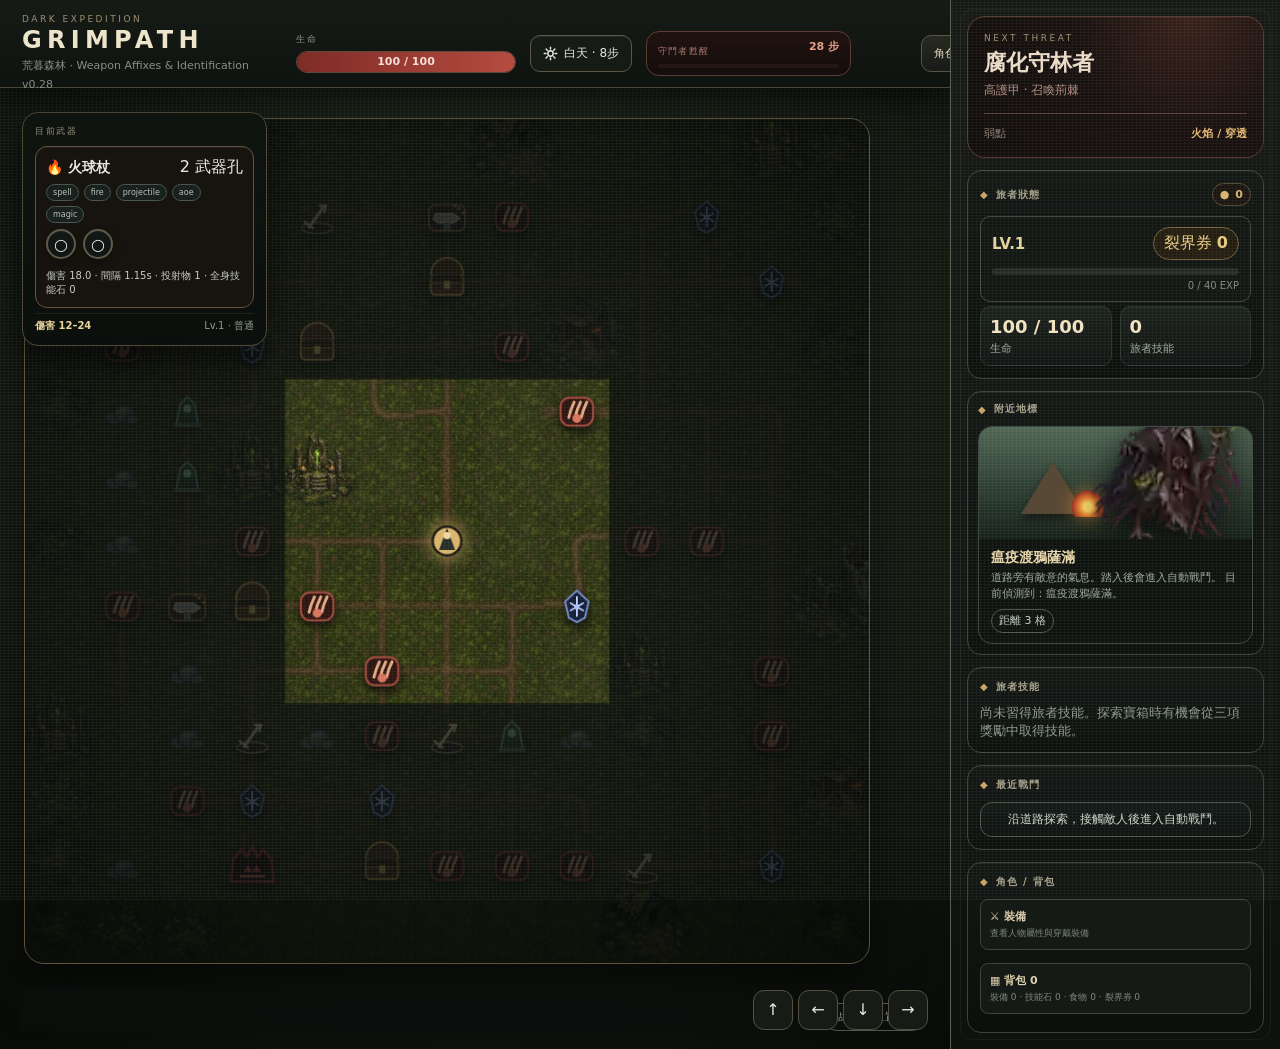
<file: index.html>
<!doctype html>
<html lang="zh-Hant">
<head>
  <meta charset="utf-8">
  <meta name="viewport" content="width=device-width,initial-scale=1,viewport-fit=cover">
  <title>GRIMPATH v0.28</title>
  <style>
    html,body{margin:0;background:#090c0a;color:#ddd;font-family:system-ui}
    main{min-height:100vh;display:grid;place-items:center;text-align:center;padding:24px;box-sizing:border-box}
    small{display:block;color:#999;margin-top:8px}
    a{color:#d7b36a}
  </style>
</head>
<body>
<main><div>GRIMPATH v0.28<small>啟動武器詞綴、鑑定與旅商店更新…</small><noscript><p><a href="./v021/">進入遊戲</a></p></noscript></div></main>
<script>
(()=>{
  const p=new URLSearchParams(location.search);
  const target=p.get('legacy')==='1'?'./legacy_v0201.html?build=0201':'./v021/?build=028';
  location.replace(target);
})();
</script>
</body>
</html>
</file>
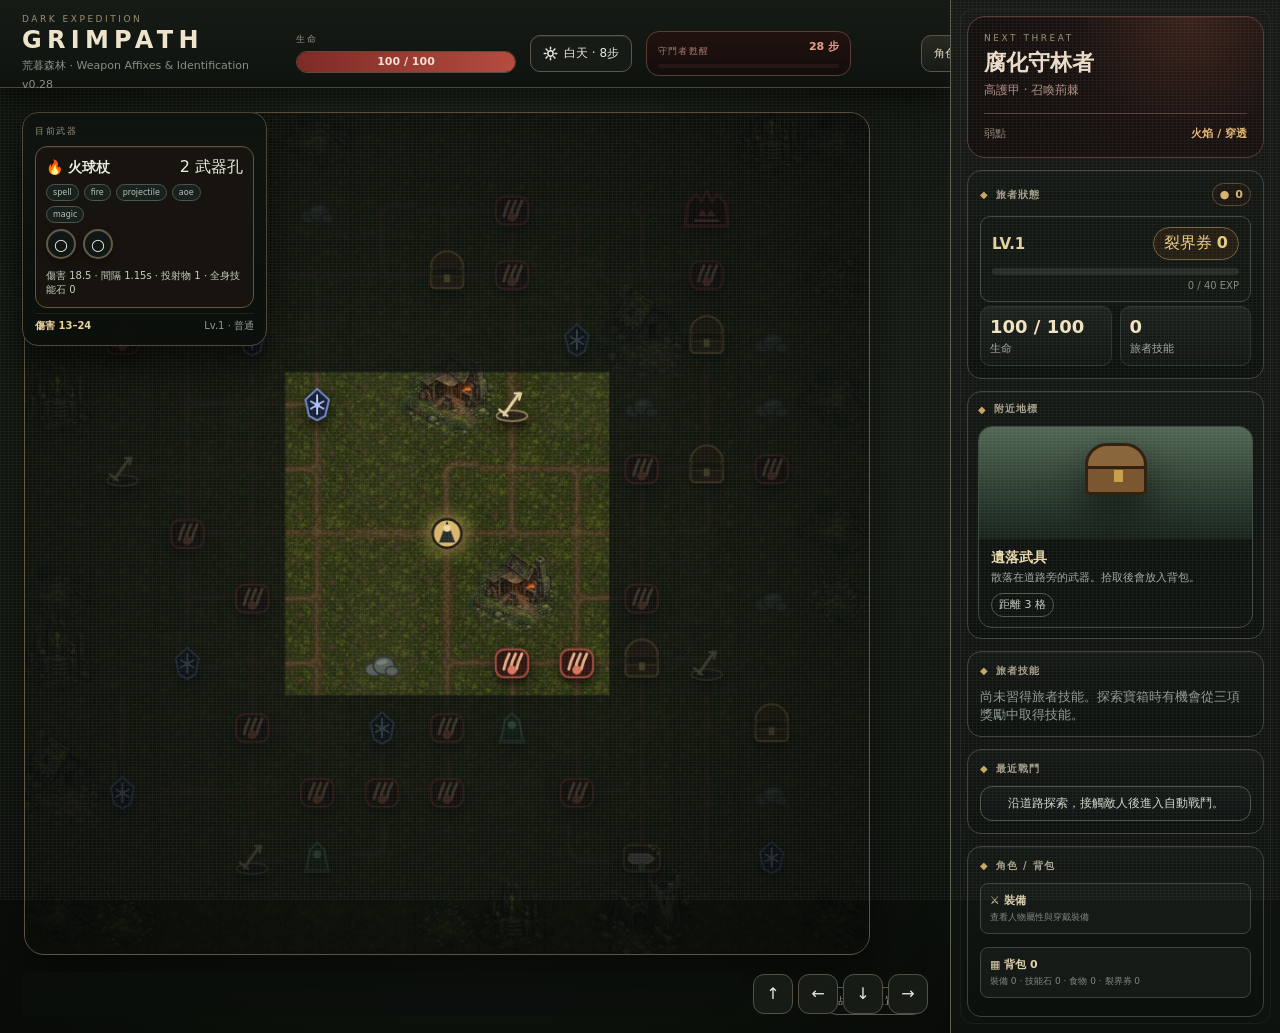
<file: v021/index.html>
<!doctype html><html lang="zh-Hant"><head><meta charset="UTF-8"><meta name="viewport" content="width=device-width,initial-scale=1,viewport-fit=cover"><title>GRIMPATH v0.28 · Weapon Affixes</title><link rel="stylesheet" href="css/game.css?v=028"><link rel="stylesheet" href="css/combat-1.css?v=028"><link rel="stylesheet" href="css/combat-2.css?v=028"><link rel="stylesheet" href="css/combat-3.css?v=028"><link rel="stylesheet" href="css/combat-4.css?v=028"><link rel="stylesheet" href="css/equipment.css?v=028"><link rel="stylesheet" href="css/progression.css?v=028"><link rel="stylesheet" href="css/active-skills.css?v=028"><link rel="stylesheet" href="css/inventory-tabs.css?v=028"></head><body><div class="app app-v12"><section class="main panel main-v12"><div class="game-hud"><div class="brand-block"><div class="eyebrow">DARK EXPEDITION</div><h1>GRIMPATH</h1><small>荒暮森林 · Weapon Affixes & Identification v0.28</small></div><div class="hud-center"><div class="hp-wrap"><span>生命</span><div class="hp-track"><i id="hpFill"></i><b id="hpTop"></b></div></div><div id="dayCycle" class="daycycle daycycle-v12">☀ 白天</div><div class="boss-pill"><span>守門者甦醒</span><b id="turnText"></b><div class="boss-track"><i id="threatFill"></i></div></div></div><div class="hud-actions"><button id="openBag">角色 / 背包</button><button id="restart">新世界</button></div></div><div class="world-shell"><div class="map-frame"><canvas id="worldCanvas" width="936" height="936" aria-label="GRIMPATH world map"></canvas><div id="canvasHint" class="canvas-hint">點擊相鄰位置移動</div></div><div class="world-overlay left-overlay"><div class="mini-title">目前武器</div><div id="weapon"></div></div><div class="world-overlay bottom-overlay"><div id="message" class="message message-v12"></div><div class="controls controls-v12"><button data-move="0,-1">↑</button><button data-move="-1,0">←</button><button data-move="0,1">↓</button><button data-move="1,0">→</button></div></div></div></section><aside class="side panel side-v12"><section class="side-hero"><div class="side-kicker">NEXT THREAT</div><h2>腐化守林者</h2><p>高護甲 · 召喚荊棘</p><div class="weakness"><span>弱點</span><b>火焰 / 穿透</b></div></section><section class="section section-v12"><div class="section-title-row"><h3>旅者狀態</h3><span class="gold-pill">● <b id="gold"></b></span></div><div class="stats"><div class="stat"><strong id="hp"></strong><span>生命</span></div><div class="stat"><strong id="skillCount">0</strong><span>旅者技能</span></div></div></section><section class="section section-v12 poi-section"><h3>附近地標</h3><div id="poiPreview" class="poi-preview"></div></section><section class="section section-v12"><h3>旅者技能</h3><div id="skillsPanel" class="skill-list"></div></section><section class="section section-v12"><h3>最近戰鬥</h3><div id="combatLog" class="combat-log">沿道路探索，接觸敵人後進入自動戰鬥。</div></section><section class="section section-v12 inv-compact"><h3>角色 / 背包</h3><div id="inventory" class="inv"></div></section><div class="legend legend-v12"><b>操作</b><br>WASD / 方向鍵移動 · B 開啟角色介面<br>裝備頁只看穿戴與屬性；背包頁管理裝備、技能石、食物、鑑定石與裂界券。</div></aside></div><div id="battleModal" class="modal-backdrop hidden"><div class="modal-card modal-battle"><div class="modal-head"><h2><span data-icon="sword"></span>遭遇戰</h2><span id="battleTurnLabel">AUTO BATTLE</span></div><div class="battle-shell"><div id="battleStage" class="battle-stage"><div id="battleBanner" class="battle-banner">遭遇敵人</div><div id="battleSkill" class="battle-skill"></div><div class="battle-side player-side"><div id="battlePlayerUnit" class="battle-unit">🧙</div><div class="battle-name">旅者</div><div class="battle-hp"><i id="battlePlayerHp"></i></div><div id="battlePlayerStatus" class="battle-status"></div></div><div id="battleEnemyGroup" class="enemy-group"></div><div id="battleFx" class="fx-layer"></div></div><div class="battle-info"><div class="battle-build"><h4>目前攻擊配置</h4><div id="battleWeaponLine"></div><div id="battleSupports" class="battle-supports"></div></div><div class="battle-logbox"><h4>戰鬥紀錄</h4><div id="battleLiveLog">準備戰鬥…</div></div></div><button id="battleContinue" class="continue-battle hidden">返回探索</button></div></div></div><div id="bagModal" class="modal-backdrop hidden"><div class="modal-card modal-bag"><div class="modal-head modal-head-rich"><div><div class="modal-kicker">CHARACTER</div><h2><span data-icon="bag"></span>角色與背包</h2></div><button id="closeBag" class="close-btn">關閉</button></div><div class="inventory-body"></div></div></div><div id="skillModal" class="modal-backdrop hidden"><div class="modal-card chest-modal"><div class="chest-stage-head"><div class="chest-art" aria-hidden="true"><div class="chest-lid"></div><div class="chest-body"></div><div class="chest-lock"></div><div class="chest-glow"></div></div><div class="chest-eyebrow">LOOT CACHE</div><h2>選擇你的獎勵</h2><p>寶箱只允許帶走一項。選擇會直接改變這次遠征的 Build。</p></div><div class="choice-body chest-choice-body"><div id="skillChoices" class="choice-grid chest-choice-grid"></div><div class="chest-choice-hint">精良以上武器需要鑑定；品質越高，副詞綴數量越多。</div></div></div></div><div id="smithModal" class="modal-backdrop hidden"><div class="modal-card modal-smith"><div class="modal-head modal-head-rich"><div><div class="modal-kicker">FORGE EVENT</div><h2><span data-icon="anvil"></span>黑鐵工坊</h2></div><button id="closeSmith" class="close-btn">離開</button></div><div class="smith-layout"><section class="smith-scene-panel"><div class="smith-scene"><div class="forge-flame"></div><div class="forge-body"></div><div class="anvil-body"></div><div class="smith-smoke"></div></div><div class="smith-hero">壁爐燃燒，鐵砧迸出火花。這裡可以擴充武器技能孔、磨鋒武器，或直接買下一顆新的 Support。</div><div id="smithGoldLine" class="smith-gold-line"></div></section><section class="smith-offers"><div class="pane-kicker">可購買工藝</div><div id="smithChoices" class="choice-grid smith-grid"></div></section></div></div></div><div id="end" class="end hidden"><div class="end-card"><h2 id="endTitle"></h2><p id="endText"></p><button id="again" class="action">再次踏入裂界</button></div></div><script src="js/assets.js?v=028"></script><script>(async()=>{try{await loadGrimpathAssets();for(const file of ['js/data.js','js/world.js','js/road.js','js/ui.js','js/combat.js','js/events.js','js/equipment.js','js/equipment-post.js','js/weapon-expansion.js','js/progression.js','js/progression-fix.js','js/utility-skills.js','js/weapon-affixes-v028.js','js/utility-ui.js','js/live-combat.js','js/weapon-combat-v028.js','js/inventory-tabs.js','js/weapon-ui-v027.js','js/wanderer-art.js','js/weapon-affix-ui-v028.js']){await new Promise((resolve,reject)=>{const s=document.createElement('script');s.src=file+'?v=028';s.onload=resolve;s.onerror=()=>reject(new Error('failed '+file));document.body.appendChild(s)});}}catch(err){console.error(err);document.body.innerHTML='<pre style="color:#eee;background:#111;padding:20px;white-space:pre-wrap">GRIMPATH v0.28 載入失敗\n'+String(err)+'</pre>'}})();</script></body></html>
</file>
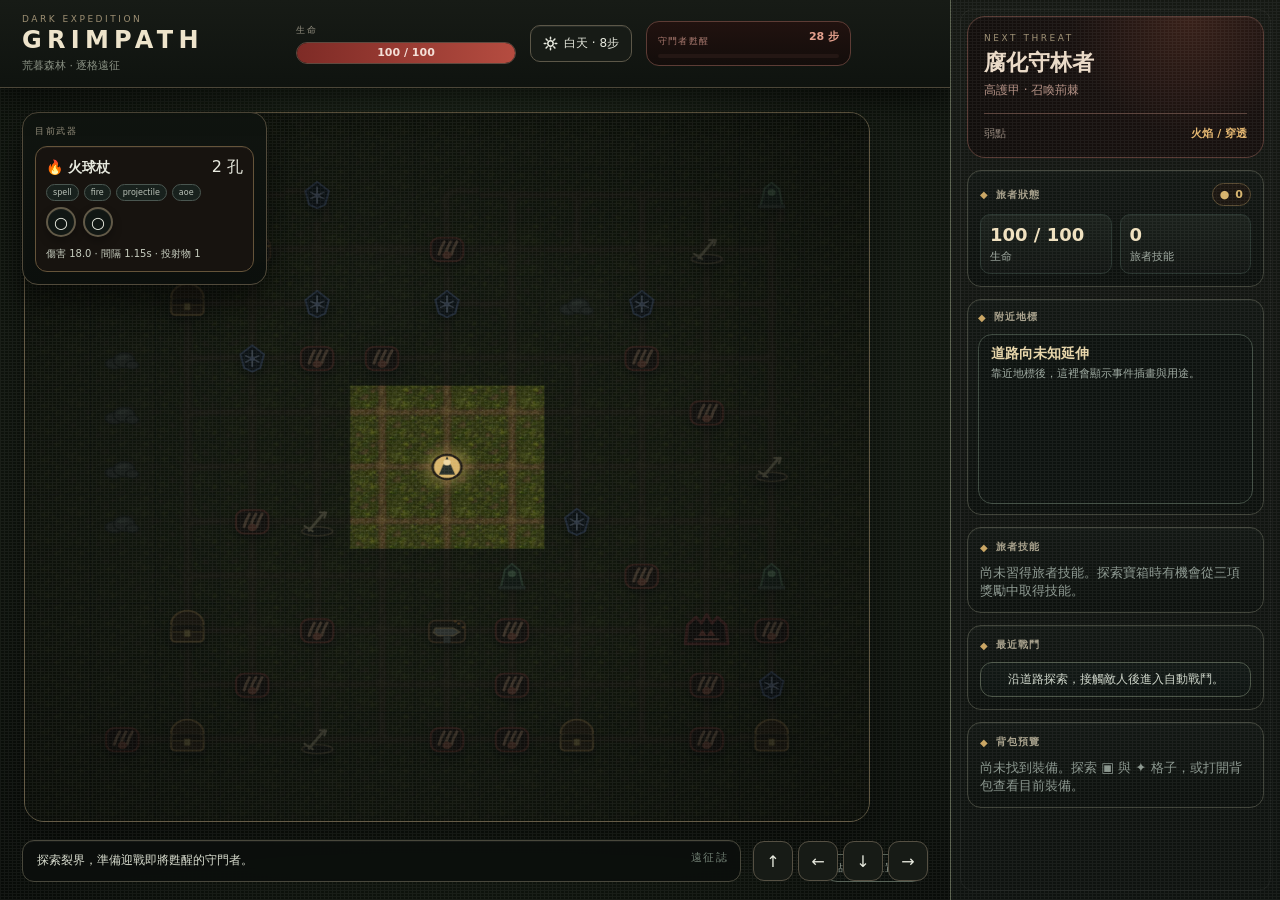
<file: index_v0.16_full_embedded.html>
<!doctype html><html lang="zh-Hant"><head><meta charset="UTF-8"><meta name="viewport" content="width=device-width,initial-scale=1,viewport-fit=cover"><title>GRIMPATH v0.16</title><style>
:root{--bg:#0f1513;--panel:#18211d;--line:#324039;--text:#e8eadf;--muted:#9ca69d;--gold:#d7b36a;--red:#c85f57;--green:#7fa779}
*{box-sizing:border-box}html,body{margin:0;height:100%;background:var(--bg);color:var(--text);font-family:Inter,system-ui,-apple-system,BlinkMacSystemFont,"Segoe UI",sans-serif}
button{font:inherit;color:inherit}.app{min-height:100%;display:grid;grid-template-columns:minmax(0,1fr) 360px;gap:14px;padding:14px}
.panel{background:linear-gradient(180deg,#19231f,#131b18);border:1px solid var(--line);border-radius:18px;box-shadow:0 12px 40px #0005}
.main{padding:14px;display:flex;flex-direction:column;gap:12px;min-width:0}.top{display:flex;justify-content:space-between;gap:12px;align-items:center}.brand h1{font-size:22px;margin:0;letter-spacing:.12em}.brand small{color:var(--muted)}
.threat{min-width:210px}.threat-row{display:flex;justify-content:space-between;font-size:12px;color:var(--muted)}.bar{height:8px;background:#0b100e;border-radius:99px;overflow:hidden;border:1px solid #28332e}.bar>i{display:block;height:100%;background:linear-gradient(90deg,#896847,#d26f54)}
.map-wrap{display:flex;justify-content:center;align-items:center;min-height:0;flex:1;overflow:auto;padding:8px}
.map{display:grid;grid-template-columns:repeat(13,minmax(28px,46px));gap:4px;touch-action:manipulation}
.tile{aspect-ratio:1;border:1px solid #2b3832;background:#18211d;border-radius:8px;display:grid;place-items:center;font-size:18px;position:relative;transition:.15s transform,.15s border-color,.15s background}
.tile.fog{background:#101714;border-color:#1b2521}.tile.fog>*{opacity:0}.tile.rock{background:#202521;border-color:#4b5048}.tile.night-fog{background:#080d0b;border-color:#121a16;box-shadow:inset 0 0 18px #000}.tile.night-fog>*{opacity:0}.tile.rock span{filter:drop-shadow(0 2px 2px #000)}.tile.player{outline:2px solid #e0c27d;transform:scale(1.04);z-index:2}.tile.cleared{opacity:.42}.tile.boss{border-color:#7d4845}.tile.support{border-color:#4c5d88}.tile.weapon{border-color:#746044}.tile.shrine{border-color:#566f56}.tile.chest{border-color:#7d6b45}
.tile .p{position:absolute;font-size:15px;filter:drop-shadow(0 2px 4px #000)}
.message{padding:10px 12px;border:1px solid var(--line);background:#101714;border-radius:12px;color:#d9ddcf;min-height:43px}
.controls{display:flex;justify-content:center;gap:8px;flex-wrap:wrap}.controls button,.action{background:#202b26;border:1px solid #46564e;border-radius:12px;padding:10px 16px;cursor:pointer}.controls button:hover,.action:hover{background:#2b3932}
.side{padding:14px;display:flex;flex-direction:column;gap:12px;overflow:auto}.section{border:1px solid var(--line);border-radius:14px;padding:12px;background:#121a17}.section h3{margin:0 0 10px;font-size:13px;letter-spacing:.12em;color:#c9cfbf}.stats{display:grid;grid-template-columns:1fr 1fr;gap:8px}.stat{background:#0d1411;border:1px solid #28342e;border-radius:10px;padding:9px}.stat strong{display:block;font-size:18px}.stat span{font-size:11px;color:var(--muted)}
.weapon-card{border:1px solid #6f6040;background:#211d16;border-radius:14px;padding:12px}.weapon-title{display:flex;justify-content:space-between;align-items:center}.weapon-title strong{font-size:17px}.tags{display:flex;flex-wrap:wrap;gap:5px;margin:8px 0}.tag{font-size:10px;border:1px solid #4a5650;border-radius:999px;padding:3px 6px;color:#b9c1b7}.sockets{display:flex;gap:7px}.socket{width:42px;height:42px;border:2px solid #625a48;border-radius:50%;display:grid;place-items:center;background:#111714;font-size:16px}.socket.filled{border-color:#8795c5;background:#1c2230}
.inv{display:flex;flex-direction:column;gap:7px}.inv-item{display:grid;grid-template-columns:36px 1fr auto;gap:8px;align-items:center;border:1px solid #303c36;border-radius:10px;padding:8px;background:#0f1613}.inv-item small{color:var(--muted);display:block}.inv-item button{background:#26322c;border:1px solid #46554e;border-radius:8px;padding:6px 9px}
.combat{min-height:116px;display:flex;align-items:center;justify-content:space-between;gap:10px;position:relative;overflow:hidden;background:radial-gradient(circle at center,#26352f,#0d1411 70%)}.fighter{font-size:34px;z-index:2}.combat-log{font-size:12px;color:#cfd6ca;text-align:center;flex:1}.projectiles{position:absolute;inset:0;pointer-events:none}.bolt{position:absolute;width:10px;height:10px;border-radius:50%;background:#f6a84c;box-shadow:0 0 16px #ff8b31;animation:fly .65s linear forwards}@keyframes fly{from{left:20%;top:52%}to{left:76%;top:48%;opacity:.1}}
.legend{font-size:11px;color:var(--muted);line-height:1.6}
.end{position:fixed;inset:0;background:#07100dcc;display:grid;place-items:center;z-index:20}.end-card{width:min(440px,90vw);padding:24px;background:#17211d;border:1px solid #53635a;border-radius:18px;text-align:center}.hidden{display:none}

/* v0.2 battle + inventory */
.top-actions{display:flex;gap:8px;align-items:center}.daycycle{display:flex;align-items:center;gap:6px;padding:7px 10px;border:1px solid #46564e;border-radius:10px;background:#121a17;font-size:12px;white-space:nowrap}.daycycle.night{border-color:#465073;background:#101523;color:#c9d6ff}.app.night .panel{box-shadow:0 12px 40px #0009}.app.night .map-wrap{background:radial-gradient(circle at center,#121a19,#070b0a 75%);border-radius:14px}.top-actions button{background:#202b26;border:1px solid #46564e;border-radius:10px;padding:8px 12px;cursor:pointer}.top-actions button:hover{background:#2b3932}
.modal-backdrop{position:fixed;inset:0;background:#050a08d9;z-index:40;display:grid;place-items:center;padding:16px}.modal-backdrop.hidden{display:none}.modal-card{width:min(980px,96vw);max-height:92vh;overflow:auto;background:linear-gradient(180deg,#1a2420,#0e1512);border:1px solid #56665d;border-radius:20px;box-shadow:0 24px 80px #000a}.modal-head{display:flex;justify-content:space-between;align-items:center;gap:12px;padding:14px 16px;border-bottom:1px solid #334139}.modal-head h2{margin:0;font-size:18px;letter-spacing:.08em}.close-btn{background:#202b26;border:1px solid #46564e;border-radius:10px;padding:8px 12px;cursor:pointer}
.battle-shell{padding:16px}.battle-stage{height:380px;position:relative;overflow:hidden;border-radius:18px;border:1px solid #39483f;background:radial-gradient(circle at 50% 45%,#2e3f37 0,#17221e 45%,#09100d 100%);box-shadow:inset 0 -60px 100px #0007}.battle-stage:before{content:"";position:absolute;left:0;right:0;bottom:78px;height:2px;background:#6a796c44;box-shadow:0 18px 70px #9ead8d22}.battle-side{position:absolute;bottom:72px;width:150px;text-align:center;transition:.16s transform,.16s filter}.battle-side.player-side{left:8%}.battle-side.enemy-side{right:8%}.battle-unit{font-size:82px;filter:drop-shadow(0 10px 12px #0008);transform-origin:center bottom}.battle-name{font-weight:800;margin-top:4px}.battle-hp{width:140px;height:9px;background:#080d0b;border:1px solid #4b5b52;border-radius:99px;overflow:hidden;margin:7px auto}.battle-hp i{display:block;height:100%;background:#87ad79;transition:.2s width}.enemy-side .battle-hp i{background:#c76458}.battle-status{height:18px;font-size:12px;color:#d6c382}.battle-banner{position:absolute;left:50%;top:22px;transform:translateX(-50%);padding:8px 16px;border:1px solid #5b685f;border-radius:999px;background:#0b120fe8;font-size:13px;letter-spacing:.08em;z-index:3}.battle-skill{position:absolute;left:50%;top:78px;transform:translateX(-50%) scale(.9);opacity:0;padding:10px 18px;border-radius:12px;background:#251d13e8;border:1px solid #9a7645;color:#f2d6a0;font-weight:800;transition:.18s}.battle-skill.show{opacity:1;transform:translateX(-50%) scale(1)}.fx-layer{position:absolute;inset:0;pointer-events:none;overflow:hidden}.fx-projectile{position:absolute;left:21%;top:54%;width:18px;height:18px;border-radius:50%;background:#ff9b3e;box-shadow:0 0 10px #ffae52,0 0 30px #ff6d2b;animation:battleProjectile .42s ease-in forwards}.fx-arrow{width:34px;height:5px;border-radius:4px;background:#d8c58d;box-shadow:0 0 8px #fff3;transform-origin:center}.fx-lightning{position:absolute;left:25%;top:48%;width:50%;height:4px;background:#a9d8ff;box-shadow:0 0 12px #6cbcff,0 0 25px #6ca8ff;transform:rotate(-4deg);animation:flashZap .28s ease-out forwards}.fx-slash{position:absolute;left:62%;top:40%;width:90px;height:16px;border-radius:50%;border-top:6px solid #e5d19b;transform:rotate(-34deg);filter:drop-shadow(0 0 8px #fff7);animation:slashFx .3s ease-out forwards}.damage-float{position:absolute;font-weight:900;font-size:22px;color:#ffd39c;text-shadow:0 2px 4px #000;animation:damageFloat .65s ease-out forwards}.damage-float.hurt{color:#ff8f82}.battle-unit.hit{animation:unitHit .25s ease-out}.battle-unit.attack{animation:unitAttack .28s ease-out}.battle-unit.dead{filter:grayscale(1);opacity:.3;transform:rotate(18deg) translateY(14px)}
.battle-info{display:grid;grid-template-columns:1.1fr .9fr;gap:12px;margin-top:12px}.battle-build,.battle-logbox{border:1px solid #344139;border-radius:14px;background:#101714;padding:12px}.battle-build h4,.battle-logbox h4{margin:0 0 8px;font-size:12px;letter-spacing:.1em;color:#cbd0c4}.battle-supports{display:flex;flex-wrap:wrap;gap:6px}.support-chip{font-size:11px;padding:5px 8px;border:1px solid #53615a;border-radius:999px;background:#18221d}.battle-logbox{font-size:12px;color:#aeb8b0;min-height:78px}.continue-battle{display:block;margin:12px auto 0;background:#73593a;border:1px solid #ae8957;border-radius:11px;padding:9px 18px;cursor:pointer}.continue-battle.hidden{display:none}
.inventory-body{display:grid;grid-template-columns:360px 1fr;gap:14px;padding:14px}.equipped-pane,.bag-pane{border:1px solid #344139;border-radius:16px;background:#101714;padding:14px}.equipped-pane h3,.bag-pane h3{margin:0 0 12px;font-size:13px;letter-spacing:.1em}.big-weapon{font-size:20px;font-weight:800;margin-bottom:8px}.socket-row{display:flex;gap:10px;flex-wrap:wrap}.socket-slot{width:72px;height:72px;border-radius:50%;border:2px solid #665d4c;background:#0c120f;display:grid;place-items:center;text-align:center;padding:6px;font-size:11px;position:relative}.socket-slot strong{font-size:20px;display:block}.socket-slot.filled{border-color:#7d8fca;background:#171e2c}.socket-slot button{position:absolute;right:-5px;top:-5px;width:22px;height:22px;border-radius:50%;border:1px solid #657168;background:#202a25;font-size:11px;cursor:pointer}.build-summary{display:grid;grid-template-columns:repeat(2,1fr);gap:8px;margin-top:12px}.build-summary div{border:1px solid #2d3933;border-radius:10px;padding:9px;background:#0b110f}.build-summary strong{display:block;font-size:17px}.build-summary span{font-size:10px;color:#89958d}.bag-list{display:grid;grid-template-columns:repeat(2,minmax(0,1fr));gap:8px}.bag-card{border:1px solid #344139;border-radius:12px;padding:10px;background:#131c18;display:grid;grid-template-columns:42px 1fr auto;gap:8px;align-items:center}.bag-card .ico{font-size:26px}.bag-card small{display:block;color:#8f9b93}.bag-card button{background:#25312b;border:1px solid #46564e;border-radius:8px;padding:7px 9px;cursor:pointer}.bag-empty{color:#89958d;padding:20px;text-align:center;border:1px dashed #344139;border-radius:12px}.menu-hint{font-size:11px;color:#8f9a92;margin-top:8px}
@keyframes battleProjectile{0%{transform:translate(0,0) scale(.8)}100%{transform:translate(540px,-18px) scale(1.2);opacity:.15}}@keyframes flashZap{0%{opacity:0;transform:scaleX(.2) rotate(-4deg)}25%{opacity:1}100%{opacity:0;transform:scaleX(1) rotate(-4deg)}}@keyframes slashFx{0%{opacity:0;transform:translate(-30px,30px) rotate(-34deg) scale(.4)}30%{opacity:1}100%{opacity:0;transform:translate(30px,-25px) rotate(-34deg) scale(1.3)}}@keyframes damageFloat{0%{opacity:0;transform:translateY(5px) scale(.7)}25%{opacity:1;transform:translateY(-8px) scale(1.1)}100%{opacity:0;transform:translateY(-42px) scale(.9)}}@keyframes unitHit{0%{transform:translateX(0)}35%{transform:translateX(10px) scale(.94);filter:brightness(1.8)}100%{transform:translateX(0)}}@keyframes unitAttack{0%{transform:translateX(0)}45%{transform:translateX(28px) scale(1.06)}100%{transform:translateX(0)}}
@media(max-width:760px){.battle-stage{height:330px}.battle-side{width:120px}.battle-side.player-side{left:2%}.battle-side.enemy-side{right:2%}.battle-unit{font-size:66px}.battle-hp{width:110px}.battle-info{grid-template-columns:1fr}.inventory-body{grid-template-columns:1fr}.bag-list{grid-template-columns:1fr}.modal-backdrop{padding:6px}.top-actions{gap:5px}.top-actions button{padding:7px 9px}}

@media(max-width:900px){.app{grid-template-columns:1fr;padding:8px}.side{overflow:visible}.map{grid-template-columns:repeat(13,minmax(22px,1fr));width:100%}.tile{font-size:15px}.top{align-items:flex-start}.threat{min-width:150px}.main,.side{padding:10px}.controls{position:sticky;bottom:6px;z-index:5;background:#0f1513dd;padding:6px;border-radius:14px}}

/* v0.4 visual polish */
html,body{background:
 radial-gradient(circle at 50% -10%,#263a2f 0,transparent 30%),
 radial-gradient(circle at 10% 10%,#1a2b24 0,transparent 26%),
 linear-gradient(180deg,#0a100d 0%,#101613 45%,#090d0b 100%)}
body{position:relative;overflow-x:hidden}
body:before{content:"";position:fixed;inset:0;pointer-events:none;background:
 radial-gradient(circle at 12% 8%,#d8b98010 0,transparent 18%),
 radial-gradient(circle at 88% 14%,#8eb3930d 0,transparent 15%),
 radial-gradient(circle at 50% 100%,#00000055 0,transparent 48%);
 opacity:.95}
body:after{content:"";position:fixed;inset:0;pointer-events:none;opacity:.05;background:repeating-linear-gradient(0deg,#fff 0 1px,transparent 1px 3px),repeating-linear-gradient(90deg,#fff 0 1px,transparent 1px 4px)}
.app{max-width:1440px;margin:0 auto;position:relative}
.panel{position:relative;background:linear-gradient(180deg,#1c2722 0%,#121916 68%,#101613 100%);border-color:#42534c;box-shadow:0 18px 48px #0008,inset 0 1px 0 #ffffff12}
.panel:before{content:"";position:absolute;inset:9px;border:1px solid #ffffff0d;border-radius:13px;pointer-events:none}
.main.panel{overflow:hidden}
.brand{position:relative;padding-left:44px}
.brand:before{content:"✦";position:absolute;left:0;top:50%;transform:translateY(-56%);width:32px;height:32px;display:grid;place-items:center;border-radius:10px;background:linear-gradient(180deg,#4b3a24,#24190f);border:1px solid #8a6a40;color:#f0d8a4;box-shadow:0 6px 18px #0008}
.brand h1{font-size:24px;letter-spacing:.16em;background:linear-gradient(180deg,#f5e9bc 0%,#dda85a 100%);-webkit-background-clip:text;background-clip:text;color:transparent;text-shadow:0 6px 18px #0008}
.brand small{display:block;margin-top:2px;letter-spacing:.08em;color:#aeb6aa}
.top{padding-bottom:6px;border-bottom:1px solid #22302a}
.daycycle{background:linear-gradient(180deg,#17211c,#101613);border-color:#57685f;box-shadow:inset 0 1px 0 #ffffff12}
.daycycle.night{background:linear-gradient(180deg,#101626,#0c1320);border-color:#4d5978;color:#d4ddff;box-shadow:0 0 0 1px #8ea4ff1a inset}
.top-actions button,.controls button,.action,.close-btn,.bag-card button,.inv-item button,.continue-battle{transition:.18s transform,.18s background,.18s box-shadow,.18s border-color}
.top-actions button:hover,.controls button:hover,.action:hover,.close-btn:hover,.bag-card button:hover,.inv-item button:hover,.continue-battle:hover{transform:translateY(-1px);box-shadow:0 8px 18px #0007}
.map-wrap{position:relative;padding:18px;border:1px solid #27362f;border-radius:20px;background:
 radial-gradient(circle at 50% 30%,#1a2520 0%,#101714 62%,#0c120f 100%);
 box-shadow:inset 0 0 0 1px #ffffff09,inset 0 24px 40px #ffffff03}
.map-wrap:before,.map-wrap:after{content:"";position:absolute;width:108px;height:108px;border:1px solid #8f754633;border-radius:22px;pointer-events:none}
.map-wrap:before{left:12px;top:12px;border-right:none;border-bottom:none}
.map-wrap:after{right:12px;bottom:12px;border-left:none;border-top:none}
.map{padding:10px;border-radius:18px;background:radial-gradient(circle at center,#15201b,#0b110f 76%);box-shadow:inset 0 0 0 1px #ffffff08,0 10px 24px #0005}
.tile{overflow:hidden;border-radius:12px;border-color:#304039;background:linear-gradient(180deg,#1e2b25,#151d1a);box-shadow:inset 0 1px 0 #ffffff12,0 5px 10px #0006}
.tile:before{content:"";position:absolute;inset:2px;border-radius:9px;background:linear-gradient(180deg,#ffffff0a,transparent 45%);pointer-events:none}
.tile:after{content:"";position:absolute;left:8px;right:8px;bottom:5px;height:10px;border-radius:50%;background:#00000038;filter:blur(3px);pointer-events:none}
.tile .ground{position:absolute;inset:0;z-index:0;opacity:.88}
.tile .ground:before{content:"";position:absolute;inset:0;border-radius:10px}
.tile[data-variant="0"] .ground:before{background:radial-gradient(circle at 28% 28%,#314a3b 0 12%,transparent 12.5%),radial-gradient(circle at 68% 72%,#2a4034 0 10%,transparent 10.5%),linear-gradient(180deg,#243429,#1a251f)}
.tile[data-variant="1"] .ground:before{background:radial-gradient(circle at 34% 72%,#32473a 0 12%,transparent 12.5%),radial-gradient(circle at 76% 26%,#284135 0 11%,transparent 11.5%),linear-gradient(180deg,#22322a,#16211d)}
.tile[data-variant="2"] .ground:before{background:radial-gradient(circle at 68% 28%,#2c4638 0 12%,transparent 12.5%),radial-gradient(circle at 22% 62%,#35503f 0 10%,transparent 10.5%),linear-gradient(180deg,#233228,#18211d)}
.tile[data-variant="3"] .ground:before{background:radial-gradient(circle at 50% 38%,#385544 0 11%,transparent 11.5%),radial-gradient(circle at 25% 75%,#293e33 0 10%,transparent 10.5%),linear-gradient(180deg,#24352b,#18231d)}
.tile .deco{position:absolute;z-index:1;color:#b7c9ab26;line-height:1;pointer-events:none}
.tile .deco.a{left:6px;top:5px;font-size:10px}
.tile .deco.b{right:7px;bottom:6px;font-size:9px}
.tile .glyph{position:relative;z-index:2;font-size:19px;filter:drop-shadow(0 2px 4px #0009)}
.tile .p{z-index:3;display:grid;place-items:center;width:24px;height:24px;border-radius:50%;background:radial-gradient(circle at 35% 30%,#fff5cf 0,#cf9d47 55%,#805823 100%);box-shadow:0 0 0 2px #1a2119,0 0 18px #f3c97555;bottom:4px;right:4px;left:auto;top:auto;font-size:13px}
.tile.player{border-color:#d6b36d;transform:translateY(-1px) scale(1.03);box-shadow:0 0 0 2px #d6b36d55,inset 0 1px 0 #fff2,0 8px 14px #0008;animation:playerPulse 1.7s ease-in-out infinite}
.tile.cleared{opacity:.55}
.tile.fog{background:#0d1411;border-color:#1b2521;box-shadow:inset 0 0 0 1px #00000055}
.tile.fog>*{opacity:0}
.tile.night-fog{background:#050909;border-color:#111715;box-shadow:inset 0 0 22px #000,inset 0 0 0 1px #00000070}
.tile.night-fog>*{opacity:0}
.tile.rock .ground:before{background:radial-gradient(circle at 40% 30%,#6b7069 0 14%,transparent 14.5%),radial-gradient(circle at 70% 65%,#515750 0 16%,transparent 16.5%),linear-gradient(180deg,#333835,#232826)}
.tile.rock{border-color:#65685f;background:linear-gradient(180deg,#2c322f,#1d211f)}
.tile.enemy{border-color:#7a5e42;background:linear-gradient(180deg,#2c241b,#1d1711)}
.tile.enemy .glyph{color:#f1cf98;text-shadow:0 0 14px #ffbb5538}
.tile.chest{border-color:#8a744a;background:linear-gradient(180deg,#2c2418,#1a150f)}
.tile.chest .glyph{color:#f4d88d}
.tile.weapon{border-color:#857048;background:linear-gradient(180deg,#2a241b,#19140f)}
.tile.weapon .glyph{color:#f1d5a0}
.tile.support{border-color:#697bb0;background:linear-gradient(180deg,#1a2130,#121722)}
.tile.support .glyph{color:#d6e0ff;text-shadow:0 0 14px #7da1ff66}
.tile.shrine{border-color:#62815f;background:linear-gradient(180deg,#18261a,#101812)}
.tile.shrine .glyph{color:#bbefb8;text-shadow:0 0 14px #7eff8e44}
.tile.boss{border-color:#9a5953;background:linear-gradient(180deg,#2d1717,#170d0d)}
.tile.boss .glyph{color:#ffb6ac;text-shadow:0 0 14px #ff6c5740}
.message{position:relative;background:linear-gradient(180deg,#121917,#0d1411);border-color:#334139;box-shadow:inset 0 1px 0 #ffffff0c}
.message:before{content:"旅誌";position:absolute;right:12px;top:9px;font-size:11px;letter-spacing:.12em;color:#6f7d72}
.section{position:relative;background:linear-gradient(180deg,#141d19,#101714);border-color:#35453d;box-shadow:inset 0 1px 0 #ffffff0a}
.section h3{display:flex;align-items:center;gap:7px;color:#d5d9cc}
.section h3:before{content:"◆";font-size:10px;color:#d3ad68}
.stat{background:linear-gradient(180deg,#101612,#0b110e);box-shadow:inset 0 1px 0 #ffffff08}
.stat strong{color:#f0e1bf}
.weapon-card{background:linear-gradient(180deg,#231d15,#17120d);border-color:#7c6b47;box-shadow:inset 0 1px 0 #ffffff0c}
.tag,.support-chip{background:#18211d}
.socket,.socket-slot{box-shadow:inset 0 1px 0 #ffffff08,0 5px 10px #0004}
.combat-log{padding:8px 10px;border:1px solid #2f3d36;border-radius:12px;background:linear-gradient(180deg,#121916,#0d1310)}
.battle-stage{background:radial-gradient(circle at 50% 35%,#34493f 0,#1a2622 42%,#0a100d 100%);border-color:#4b5b52;box-shadow:inset 0 -80px 120px #0008,inset 0 0 0 1px #ffffff08}
.battle-stage:after{content:"";position:absolute;right:42px;top:34px;width:78px;height:78px;border-radius:50%;background:radial-gradient(circle at 32% 30%,#fff7d8 0,#d9bd74 38%,#7f6230 72%,transparent 74%);opacity:.85;box-shadow:0 0 30px #d6b86a44}
.battle-shell{background:linear-gradient(180deg,#121916,#0e1411)}
.modal-card{background:linear-gradient(180deg,#1a2420,#0d1411);border-color:#5c6d63;box-shadow:0 24px 90px #000c,inset 0 1px 0 #ffffff0d}
.end-card{background:linear-gradient(180deg,#1a241f,#0f1714);box-shadow:0 24px 80px #000a,inset 0 1px 0 #ffffff10}
.legend{background:linear-gradient(180deg,#141c19,#101613)}
@keyframes playerPulse{0%,100%{transform:translateY(-1px) scale(1.03)}50%{transform:translateY(-2px) scale(1.055)}}
@media(max-width:900px){.brand{padding-left:40px}.brand:before{width:28px;height:28px}.map-wrap{padding:12px}.map{padding:6px}.tile .glyph{font-size:17px}.message:before{display:none}}


/* v0.5 skills + smith + richer map */
.app{max-width:1500px}
.map{gap:6px}
.map-wrap{background:radial-gradient(circle at 50% 25%,#243128 0%,#101713 60%,#0b0f0d 100%),linear-gradient(180deg,#211a12,#0f1411);box-shadow:inset 0 0 0 1px #ffffff0a,inset 0 22px 40px #ffffff04,0 20px 44px #0008}
.map-wrap:before,.map-wrap:after{border-color:#a489573d}
.tile{border-radius:14px;transform:translateZ(0)}
.tile .ground:after{content:"";position:absolute;inset:0;border-radius:10px;background:radial-gradient(circle at 30% 25%,#ffffff0b,transparent 26%),radial-gradient(circle at 70% 78%,#0000001f,transparent 24%)}
.tile.empty .glyph{opacity:0}
.tile.empty .deco{opacity:.7}
.tile[data-variant="0"] .deco.a,.tile[data-variant="0"] .deco.b{color:#c2d6b52c}
.tile[data-variant="1"] .deco.a,.tile[data-variant="1"] .deco.b{color:#d6c29a28}
.tile[data-variant="2"] .deco.a,.tile[data-variant="2"] .deco.b{color:#9db8c92a}
.tile[data-variant="3"] .deco.a,.tile[data-variant="3"] .deco.b{color:#b1c78f24}
.tile.smith{border-color:#8c6841;background:linear-gradient(180deg,#302419,#1a140f)}
.tile.smith .glyph{color:#ffca7f;text-shadow:0 0 14px #ffab3d55}
.tile.smith .ground:before{background:radial-gradient(circle at 36% 34%,#704f32 0 12%,transparent 12.5%),radial-gradient(circle at 68% 66%,#3c3128 0 14%,transparent 14.5%),linear-gradient(180deg,#33261d,#211914)}
.side.panel{background:linear-gradient(180deg,#181b17,#121513 26%,#0f1210 100%)}
.section{background:linear-gradient(180deg,#151a17,#0f1311);border-color:#38443c}
.skill-list{display:flex;flex-wrap:wrap;gap:8px}
.skill-pill{min-width:0;border:1px solid #47544d;border-radius:12px;padding:8px 10px;background:linear-gradient(180deg,#171d19,#101512);display:flex;align-items:center;gap:8px;box-shadow:inset 0 1px 0 #ffffff08}
.skill-pill .ico{font-size:18px}.skill-pill .meta{min-width:0}.skill-pill .meta b{display:block;font-size:12px}.skill-pill .meta span{display:block;font-size:10px;color:#97a39b}.skill-pill .rank{margin-left:auto;color:#d8b169;font-size:11px}
.choice-body{padding:16px}.choice-grid{display:grid;grid-template-columns:repeat(3,minmax(0,1fr));gap:12px}.choice-card{padding:14px;border-radius:16px;border:1px solid #49564e;background:linear-gradient(180deg,#181f1b,#101512);box-shadow:0 14px 30px #0006,inset 0 1px 0 #ffffff0a;display:flex;flex-direction:column;gap:10px}.choice-card .head{display:flex;align-items:center;gap:10px}.choice-card .head .ico{width:42px;height:42px;border-radius:12px;display:grid;place-items:center;background:linear-gradient(180deg,#342916,#1a140d);border:1px solid #8e6c42;font-size:20px;color:#f1d296}.choice-card h4{margin:0;font-size:15px}.choice-card p{margin:0;color:#aeb8b0;font-size:12px;line-height:1.5}.choice-card small{color:#8c978f}.choice-card button{margin-top:auto;background:linear-gradient(180deg,#6b5337,#4b3927);border:1px solid #a6804d;border-radius:10px;padding:9px 12px;color:#f6e2bb;cursor:pointer}
.smith-hero{margin-bottom:14px;padding:12px 14px;border:1px solid #4f4331;border-radius:14px;background:linear-gradient(180deg,#231b12,#14100c);color:#e0cfaa;font-size:13px}
.choice-card.smith .head .ico{background:linear-gradient(180deg,#3b2b1b,#1c140d)}
.choice-card.afford-false{opacity:.55}.choice-card.afford-false button{cursor:not-allowed;filter:grayscale(.15)}
.legend{border:1px solid #313d37;border-radius:14px;padding:12px}
.top-actions button,.controls button,.action,.close-btn{background:linear-gradient(180deg,#2a312d,#1e2521);border-color:#56645c}
.threat .bar{background:#111613;border-color:#324039;box-shadow:inset 0 1px 0 #ffffff0a}
.modal-head span{color:#aab4ad;font-size:12px}

/* v0.14 chest reward redesign */
.chest-modal{width:min(1180px,96vw);overflow:hidden;background:radial-gradient(circle at 50% 0,#2a2117 0,#141713 22%,#090c0a 76%);border-color:#69563a;box-shadow:0 30px 100px #000d,inset 0 1px 0 #ffffff0b}
.chest-stage-head{position:relative;text-align:center;padding:30px 24px 8px;min-height:238px;overflow:hidden;background:linear-gradient(180deg,#1a1711cc,#0c100d00)}
.chest-stage-head:before{content:"";position:absolute;left:50%;top:10px;transform:translateX(-50%);width:520px;height:220px;background:radial-gradient(circle,#b88a3b25 0,#b88a3b0d 38%,transparent 72%);pointer-events:none}
.chest-art{position:relative;width:136px;height:94px;margin:0 auto 18px;filter:drop-shadow(0 18px 20px #0008)}
.chest-body{position:absolute;left:14px;right:14px;bottom:4px;height:58px;border:2px solid #9d7443;border-radius:10px 10px 15px 15px;background:linear-gradient(180deg,#49331e,#21170f);box-shadow:inset 0 2px 0 #ffffff12}
.chest-lid{position:absolute;left:6px;right:6px;top:7px;height:36px;border:2px solid #b68b51;border-radius:18px 18px 8px 8px;background:linear-gradient(180deg,#5a3d22,#2d1e13);z-index:2}
.chest-lock{position:absolute;left:52px;top:39px;width:32px;height:32px;border:2px solid #70502e;border-radius:8px;background:linear-gradient(180deg,#d4b46e,#8f6b39);z-index:3;box-shadow:0 0 18px #d6a34d55}
.chest-glow{position:absolute;left:26px;right:26px;top:28px;height:34px;background:radial-gradient(ellipse,#ffd87c66,transparent 68%);filter:blur(4px);z-index:1}
.chest-eyebrow{font-size:10px;letter-spacing:.28em;color:#b6a37a;margin-bottom:6px;position:relative}
.chest-stage-head h2{margin:0;font-size:30px;letter-spacing:.05em;color:#f3ead7;position:relative}.chest-stage-head p{margin:8px auto 0;max-width:540px;font-size:12px;line-height:1.6;color:#9ea79e;position:relative}
.chest-choice-body{padding:10px 30px 28px}.chest-choice-grid{gap:22px;align-items:stretch}
.chest-choice-grid .choice-card{position:relative;min-height:360px;padding:18px 18px 16px;border-radius:22px;overflow:hidden;gap:12px;transform:translateY(0);transition:transform .18s ease,border-color .18s ease,box-shadow .18s ease;background:linear-gradient(180deg,#171a16,#0e110f)}
.chest-choice-grid .choice-card:before{content:"";position:absolute;left:18px;right:18px;top:10px;height:3px;border-radius:99px;background:#756744;opacity:.85}
.chest-choice-grid .choice-card:hover{transform:translateY(-7px);box-shadow:0 24px 50px #0009,inset 0 1px 0 #ffffff0e}
.chest-choice-grid .choice-card:nth-child(2){transform:translateY(-10px);min-height:380px}.chest-choice-grid .choice-card:nth-child(2):hover{transform:translateY(-17px)}
.chest-choice-grid .reward-kind{align-self:flex-start;margin-top:6px;padding:5px 9px;font-size:9px;letter-spacing:.16em;border-radius:999px}
.chest-choice-grid .head{display:block;text-align:center;margin-top:4px}.chest-choice-grid .head .ico{width:86px;height:86px;margin:0 auto 16px;border-radius:50%;font-size:32px;border-width:2px;box-shadow:0 0 0 7px #ffffff04,0 12px 28px #0007}
.chest-choice-grid .head h4{font-size:20px;letter-spacing:.025em;color:#f0e6d3}.chest-choice-grid .head small{display:block;margin-top:5px;font-size:10px;letter-spacing:.06em;color:#8f9a92}
.chest-choice-grid .choice-card p{font-size:12px;line-height:1.65;min-height:58px;padding:0 3px;color:#aeb7af;text-align:left}
.chest-choice-grid .reward-effect{margin-top:auto;padding:10px 12px;border:1px solid #343d36;border-radius:12px;background:#0d1210;font-size:11px;line-height:1.5;color:#c8d0c8}
.chest-choice-grid .choice-card button{margin-top:2px;padding:12px 14px;border-radius:12px;font-weight:800;letter-spacing:.04em;box-shadow:inset 0 1px 0 #ffffff13}
.chest-choice-grid .kind-skill{border-color:#746341;background:linear-gradient(180deg,#1d1b14,#0f120f)}.chest-choice-grid .kind-skill:before{background:#b79b5d}.chest-choice-grid .kind-skill .head .ico{background:radial-gradient(circle at 35% 30%,#55472c,#1d1a13);border-color:#b79b5d}.chest-choice-grid .kind-skill button{background:linear-gradient(180deg,#675737,#463a27);border-color:#a98d55}
.chest-choice-grid .kind-support{border-color:#53678f;background:linear-gradient(180deg,#151c27,#0c1016)}.chest-choice-grid .kind-support:before{background:#7890c3}.chest-choice-grid .kind-support .head .ico{background:radial-gradient(circle at 35% 30%,#334363,#151b29);border-color:#8098cb;box-shadow:0 0 0 7px #7189bc12,0 12px 30px #0008,0 0 24px #6079ad26}.chest-choice-grid .kind-support button{background:linear-gradient(180deg,#536a99,#354668);border-color:#819bd0;color:#eef3ff}
.chest-choice-grid .kind-gold,.chest-choice-grid .kind-heal{border-color:#916247;background:linear-gradient(180deg,#251a13,#100d0b)}.chest-choice-grid .kind-gold:before,.chest-choice-grid .kind-heal:before{background:#bc8452}.chest-choice-grid .kind-gold .head .ico,.chest-choice-grid .kind-heal .head .ico{background:radial-gradient(circle at 35% 30%,#68452a,#24170f);border-color:#b97e4e}.chest-choice-grid .kind-gold button,.chest-choice-grid .kind-heal button{background:linear-gradient(180deg,#784a2a,#4b2f1e);border-color:#ae7448}
.chest-choice-hint{text-align:center;margin-top:18px;color:#7f8982;font-size:10px;letter-spacing:.04em}
@media(max-width:980px){.chest-stage-head{min-height:205px;padding-top:20px}.chest-art{transform:scale(.82);margin-bottom:4px}.chest-stage-head h2{font-size:25px}.chest-choice-body{padding:6px 14px 20px}.chest-choice-grid{grid-template-columns:1fr;gap:12px}.chest-choice-grid .choice-card,.chest-choice-grid .choice-card:nth-child(2){min-height:0;transform:none}.chest-choice-grid .choice-card:hover,.chest-choice-grid .choice-card:nth-child(2):hover{transform:none}.chest-choice-grid .head{display:flex;text-align:left;align-items:center;gap:12px}.chest-choice-grid .head .ico{width:58px;height:58px;margin:0;flex:0 0 auto}.chest-choice-grid .choice-card p{min-height:0}.chest-choice-grid .reward-effect{margin-top:0}}

@media(max-width:980px){.choice-grid{grid-template-columns:1fr}.skill-list{display:grid;grid-template-columns:1fr}}


.tile.rock .glyph{display:none}
.rock-cluster{position:relative;display:block;width:24px;height:18px;z-index:2;filter:drop-shadow(0 2px 3px #0008)}
.rock-cluster i{position:absolute;display:block;background:linear-gradient(180deg,#8d918b,#565a55);border:1px solid #313630;box-shadow:inset 0 1px 0 #ffffff18}
.rock-cluster i:nth-child(1){left:1px;bottom:1px;width:11px;height:9px;border-radius:7px 7px 6px 6px;transform:rotate(-10deg)}
.rock-cluster i:nth-child(2){left:8px;bottom:4px;width:12px;height:10px;border-radius:8px 8px 6px 6px;transform:rotate(8deg)}
.rock-cluster i:nth-child(3){left:14px;bottom:0;width:8px;height:7px;border-radius:6px 6px 5px 5px;transform:rotate(-4deg)}


/* v0.6 terrain decoration pass */
.map{gap:5px;transform:rotate(.15deg)}
.tile{border-radius:11px;box-shadow:inset 0 1px 0 #ffffff10,0 4px 9px #0005}
.tile:nth-child(3n){transform:translateY(1px)}
.tile:nth-child(5n){transform:translateX(1px)}
.tile.player{transform:translateY(-1px) scale(1.04)!important}
.tile .terrain-bit{position:absolute;z-index:1;pointer-events:none;opacity:.9}
.tile .terrain-bit.grass{width:3px;height:10px;border-left:2px solid #72916b;border-radius:50%;transform:rotate(-14deg)}
.tile .terrain-bit.grass:after{content:"";position:absolute;left:3px;top:2px;width:3px;height:9px;border-left:2px solid #5d7b59;transform:rotate(24deg)}
.tile .terrain-bit.pebble{width:5px;height:4px;border-radius:50%;background:#777d74;box-shadow:7px 4px 0 #555b55,3px -5px 0 #666c64}
.tile .terrain-bit.twig{width:13px;height:2px;background:#59472f;border-radius:3px;transform:rotate(18deg);box-shadow:5px -3px 0 -0.5px #4b3d2a}
.tile .terrain-bit.crack{width:12px;height:1px;background:#0b100dcc;transform:rotate(-28deg);box-shadow:5px 4px 0 #0b100d88,-4px 3px 0 #0b100d66}
.tile .terrain-bit.flower{width:4px;height:4px;border-radius:50%;background:#c7b274;box-shadow:4px 0 0 #9e8cb8,2px 3px 0 #c1cf8a}
.tile .terrain-bit.path{left:0!important;top:44%!important;width:100%;height:8px!important;border-radius:0;background:linear-gradient(90deg,transparent,#75644a33 12%,#8f7c5b55 50%,#75644a33 88%,transparent);transform:rotate(var(--path-rot,0deg));filter:blur(.2px)}
.tile.empty.path-tile .ground:before{background:linear-gradient(180deg,#2a362c,#1c251f),linear-gradient(90deg,#6e5d4333,#6e5d4333)}
.tile.empty.path-tile{border-color:#4b493d}
.tile.enemy:after,.tile.boss:after,.tile.smith:after,.tile.shrine:after,.tile.chest:after{content:"";position:absolute;inset:4px;border-radius:9px;border:1px dashed #ffffff12;z-index:1;pointer-events:none}
.tile.shrine .ground:after{background:radial-gradient(circle at center,#78b87622,transparent 60%)}
.tile.smith .ground:after{background:radial-gradient(circle at center,#ff9c4230,transparent 58%)}
.tile.chest .ground:after{background:radial-gradient(circle at center,#d5b35b22,transparent 55%)}
.tile.weapon .ground:after,.tile.support .ground:after{background:radial-gradient(circle at center,#8aa0d126,transparent 58%)}
.tile.rock .rock-cluster{transform:scale(.92)}
.map-wrap{position:relative;overflow:hidden}
.map-wrap .edge-deco{position:absolute;pointer-events:none;z-index:0;color:#7f8b7650;font-size:18px}
.map-wrap .edge-deco.e1{left:18px;top:18px;transform:rotate(-18deg)}
.map-wrap .edge-deco.e2{right:24px;top:24px;transform:rotate(26deg)}
.map-wrap .edge-deco.e3{left:26px;bottom:24px;transform:rotate(12deg)}
.map-wrap .edge-deco.e4{right:18px;bottom:18px;transform:rotate(-22deg)}
@media(max-width:900px){.map{gap:3px;transform:none}.tile .terrain-bit.path{height:6px!important}}


/* v0.7 visual overhaul */
.app{max-width:1520px}
.main.panel,.side.panel{background:linear-gradient(180deg,#171b17 0%,#101411 100%);border-color:#5a614f}
.main.panel{box-shadow:0 20px 60px #000a,inset 0 1px 0 #ffffff12}
.side.panel{background:linear-gradient(180deg,#151813 0%,#0e120f 100%)}
.brand h1{letter-spacing:.18em}
.top{padding-bottom:10px}
.map-wrap{padding:20px 22px;border-radius:24px;border:1px solid #65583d;background:
 radial-gradient(circle at 50% 10%,#3a4335 0%,#1d241d 32%,#111612 76%),
 linear-gradient(180deg,#33281b 0%,#171a16 100%);box-shadow:inset 0 0 0 1px #ffffff0d,inset 0 40px 60px #ffffff04,0 22px 50px #0008}
.map{gap:2px;padding:14px;border-radius:22px;background:radial-gradient(circle at center,#1b241d 0%,#121914 62%,#0b100d 100%);box-shadow:inset 0 0 0 1px #ffffff08}
.map-wrap:before,.map-wrap:after{border-color:#b4935a4f}
.tile{border:none;border-radius:11px;background:transparent;box-shadow:none;overflow:hidden}
.tile:after{display:none}
.tile:before{display:none}
.tile .ground{inset:0;border-radius:11px;overflow:hidden}
.tile .ground:before{border-radius:11px;opacity:1}
.tile.empty,.tile.enemy,.tile.weapon,.tile.support,.tile.shrine,.tile.chest,.tile.boss,.tile.smith,.tile.rock{box-shadow:inset 0 0 0 1px #00000020}
.tile.empty .ground:before{background:
 radial-gradient(circle at 18% 20%,#6e8f6130 0 8%,transparent 8.5%),
 radial-gradient(circle at 70% 76%,#5b74542a 0 10%,transparent 10.5%),
 radial-gradient(circle at 46% 38%,#7e5f3624 0 7%,transparent 7.5%),
 linear-gradient(180deg,#324030 0%,#233028 58%,#1b251f 100%)}
.tile.path-tile .ground:before{background:
 linear-gradient(125deg,transparent 0 27%,#65573d55 27% 39%,transparent 39% 100%),
 radial-gradient(circle at 18% 20%,#6e8f6130 0 8%,transparent 8.5%),
 radial-gradient(circle at 70% 76%,#5b74542a 0 10%,transparent 10.5%),
 linear-gradient(180deg,#334031 0%,#253129 58%,#1c2620 100%)}
.tile .deco{display:none}
.tile .terrain-bit{z-index:1;opacity:.9}
.tile .terrain-bit.path{left:-10%;right:-10%;top:46%;height:8px;border-radius:20px;background:linear-gradient(90deg,transparent 0 8%,#8b73504f 18%,#715b414d 52%,#8b73504f 84%,transparent 92%);transform:rotate(-6deg)}
.tile .terrain-bit.grass{width:16px;height:9px;background:none}
.tile .terrain-bit.grass:before{content:"";position:absolute;left:0;bottom:0;width:3px;height:8px;border-radius:3px 3px 0 0;background:#96b07a;box-shadow:4px -1px 0 #7d9469,8px 0 0 #a3bd87,12px -2px 0 #7b9165}
.tile .terrain-bit.pebble{width:13px;height:10px;background:none}
.tile .terrain-bit.pebble:before{content:"";position:absolute;left:0;top:2px;width:5px;height:4px;border-radius:50%;background:#7b8178;box-shadow:5px -2px 0 #91988f,7px 4px 0 #686d66}
.tile .terrain-bit.twig{width:15px;height:2px;border-radius:999px;background:#7b6545;transform:rotate(24deg)}
.tile .terrain-bit.crack{width:15px;height:1px;background:#151a16;transform:rotate(-20deg);box-shadow:5px 4px 0 #171d18,-3px 3px 0 #171d18}
.tile .terrain-bit.flower{width:14px;height:14px;background:none}
.tile .terrain-bit.flower:before{content:"✿";position:absolute;left:0;top:-2px;font-size:11px;color:#d8cf92b5}
.marker{position:relative;z-index:3;display:grid;place-items:center;width:28px;height:28px;border-radius:50%;margin:auto;margin-top:8px;box-shadow:0 6px 16px #0007,inset 0 1px 0 #ffffff18;border:1px solid #00000055}
.marker .glyph{font-size:15px;filter:drop-shadow(0 1px 2px #0007)}
.marker-enemy{background:radial-gradient(circle at 35% 30%,#9e5c4f,#4b241d)}
.marker-weapon{background:radial-gradient(circle at 35% 30%,#b39160,#4d3720)}
.marker-support{background:radial-gradient(circle at 35% 30%,#6f84b5,#28314f)}
.marker-shrine{background:radial-gradient(circle at 35% 30%,#87ab7f,#28412f)}
.marker-chest{background:radial-gradient(circle at 35% 30%,#b59763,#4f3a24)}
.marker-boss{background:radial-gradient(circle at 35% 30%,#b96456,#4d1d1d);width:30px;height:30px}
.marker-smith{background:radial-gradient(circle at 35% 30%,#c8864f,#53321a)}
.tile.rock .ground:before{background:linear-gradient(180deg,#364038,#252d27)}
.rock-cluster{width:26px;height:18px;margin:auto;margin-top:10px}
.rock-cluster i:nth-child(1){left:1px;bottom:2px;width:12px;height:10px}
.rock-cluster i:nth-child(2){left:9px;bottom:5px;width:13px;height:11px}
.rock-cluster i:nth-child(3){left:16px;bottom:1px;width:8px;height:8px}
.tile.player{box-shadow:0 0 0 2px #d5b26b88,inset 0 0 0 1px #f6dea055;border-radius:12px;animation:playerPulse 1.8s ease-in-out infinite}
.tile .p{width:22px;height:22px;bottom:4px;right:4px;border:1px solid #5f4927}
.legend{background:linear-gradient(180deg,#141914,#0d110e);border-color:#4f584c;color:#d0d5c7}
.message,.section,.weapon-card,.combat-log,.battle-shell,.modal-card,.end-card{border-color:#4a5446}
.section h3:before{color:#c9a461}
.weapon-card,.stat,.skill-pill,.choice-card{background:linear-gradient(180deg,#1a201b,#111512)}
.top-actions button,.controls button,.action,.close-btn,.continue-battle,.bag-card button,.inv-item button{background:linear-gradient(180deg,#2e352f,#1e241f);border-color:#666f61}
.battle-stage{background:radial-gradient(circle at 50% 30%,#475a49 0,#24312a 38%,#0f1511 100%)}
.battle-stage:before{content:"";position:absolute;left:0;right:0;bottom:0;height:45%;background:linear-gradient(180deg,transparent 0%,#223026 50%,#151b17 100%)}
.message:before{content:'遠征誌'}
@media(max-width:900px){.map{gap:1px;padding:8px}.marker{width:24px;height:24px}.marker .glyph{font-size:13px}.map-wrap{padding:12px}}


/* v0.8 road-map architecture */
.map{gap:0;padding:10px;border-radius:20px;overflow:hidden;background:#172017;box-shadow:inset 0 0 0 1px #ffffff09,0 16px 32px #0007}
.tile{border-radius:0!important;box-shadow:none!important;overflow:visible;background:transparent!important}
.tile .ground{border-radius:0!important;overflow:visible}
.tile .ground:before{border-radius:0!important}
.tile.empty .ground:before,.tile.enemy .ground:before,.tile.weapon .ground:before,.tile.support .ground:before,.tile.shrine .ground:before,.tile.chest .ground:before,.tile.boss .ground:before,.tile.smith .ground:before,.tile.rock .ground:before{background:
 radial-gradient(circle at 22% 22%,#6f8e5d2a 0 7%,transparent 7.5%),
 radial-gradient(circle at 76% 74%,#58724825 0 9%,transparent 9.5%),
 linear-gradient(180deg,#334432,#253529 58%,#1c2820 100%)}
.tile:nth-child(4n+1) .ground:before{background:
 radial-gradient(circle at 70% 25%,#81996a24 0 9%,transparent 9.5%),
 linear-gradient(180deg,#344735,#26362a 58%,#1c2921 100%)}
.tile:nth-child(4n+2) .ground:before{background:
 radial-gradient(circle at 25% 70%,#76905d24 0 8%,transparent 8.5%),
 linear-gradient(180deg,#314130,#243227 58%,#1b261f 100%)}
.tile:nth-child(4n+3) .ground:before{background:
 radial-gradient(circle at 74% 66%,#6c84592a 0 10%,transparent 10.5%),
 linear-gradient(180deg,#364735,#26352a 58%,#1d2922 100%)}
.road-net{position:absolute;inset:0;z-index:1;pointer-events:none}
.road-net span{position:absolute;background:linear-gradient(90deg,#6a593d,#8a724b 42%,#705d3f);box-shadow:inset 0 1px 0 #c9ad7240,0 1px 2px #0004}
.road-net .h{left:-2%;right:-2%;top:41%;height:20%;border-radius:12px}
.road-net .v{top:-2%;bottom:-2%;left:41%;width:20%;border-radius:12px;background:linear-gradient(180deg,#6a593d,#8a724b 42%,#705d3f)}
.road-net .dot{left:35%;top:35%;width:30%;height:30%;border-radius:50%;background:#826c48}
.tile.road-junction .road-net .dot{box-shadow:0 0 0 3px #5d4d3440}
.tile .terrain-bit{z-index:2}
.tile .marker{z-index:4;margin-top:6px;width:30px;height:30px;border-radius:9px;transform:translateY(-1px);border:1px solid #1118;box-shadow:0 6px 14px #0008,inset 0 1px 0 #ffffff22}
.marker-enemy{background:linear-gradient(180deg,#7c3c35,#3a1f1b)}
.marker-weapon{background:linear-gradient(180deg,#8a7448,#4b3925)}
.marker-support{background:linear-gradient(180deg,#536d9f,#2c3857)}
.marker-shrine{background:linear-gradient(180deg,#5d815b,#2c482f)}
.marker-chest{background:linear-gradient(180deg,#8d6f40,#4e3821)}
.marker-boss{background:linear-gradient(180deg,#8b3f38,#431b1a)}
.marker-smith{background:linear-gradient(180deg,#9a6338,#4e321d)}
.tile.player{box-shadow:inset 0 0 0 2px #e2c27a88!important;z-index:5}
.tile.player .ground:after{content:"";position:absolute;inset:6%;border-radius:50%;background:radial-gradient(circle,#f0d99322 0,transparent 66%);box-shadow:0 0 18px #f0cf7a40}
.rock-cluster{z-index:4}
.tile.fog .road-net,.tile.night-fog .road-net{opacity:.08}
.tile.fog .marker,.tile.night-fog .marker{opacity:0}
.map-wrap{background:
 radial-gradient(circle at 20% 20%,#30412f 0,transparent 30%),
 radial-gradient(circle at 80% 85%,#273827 0,transparent 28%),
 linear-gradient(180deg,#161d17,#0d120f);border-color:#5e5a43}
.map-wrap .edge-deco{display:none}
.poi-preview{min-height:160px;border:1px solid #3d493f;border-radius:14px;overflow:hidden;background:#0d120f}
.poi-art{height:112px;position:relative;overflow:hidden;background:linear-gradient(180deg,#506653 0%,#2e3f32 52%,#19231d 100%)}
.poi-art:after{content:"";position:absolute;left:0;right:0;bottom:0;height:35%;background:linear-gradient(180deg,#26372a,#17211a)}
.poi-art .moon{position:absolute;right:18px;top:12px;width:26px;height:26px;border-radius:50%;background:#e0d6a4;box-shadow:0 0 18px #f1dda855}
.poi-art .forge-house{position:absolute;left:58px;bottom:28px;width:84px;height:52px;background:#5c4934;border:3px solid #271c13;z-index:2}.poi-art .forge-house:before{content:"";position:absolute;left:-10px;top:-28px;border-left:52px solid transparent;border-right:52px solid transparent;border-bottom:34px solid #3a2a1c}.poi-art .forge-house:after{content:"";position:absolute;right:10px;bottom:0;width:20px;height:31px;background:#271b13;box-shadow:-45px 8px 0 -4px #e89945}
.poi-art .anvil{position:absolute;left:158px;bottom:25px;width:44px;height:12px;background:#7c817e;z-index:3;border-radius:3px}.poi-art .anvil:before{content:"";position:absolute;left:10px;top:10px;width:23px;height:18px;background:#525754}.poi-art .anvil:after{content:"";position:absolute;right:-14px;top:1px;border-left:16px solid #7c817e;border-top:5px solid transparent;border-bottom:5px solid transparent}
.poi-art .campfire{position:absolute;left:50%;bottom:25px;transform:translateX(-50%);z-index:3;width:32px;height:34px;background:radial-gradient(circle at 50% 70%,#ffdd6c 0 14%,#f28d38 30%,#9e3424 56%,transparent 58%);filter:drop-shadow(0 0 9px #ff9c3a88)}
.poi-art .tent{position:absolute;left:68px;bottom:25px;z-index:2;border-left:32px solid transparent;border-right:32px solid transparent;border-bottom:52px solid #574936;filter:drop-shadow(0 5px 4px #0007)}
.poi-art .altar{position:absolute;left:50%;bottom:24px;transform:translateX(-50%);width:86px;height:12px;background:#5c645d;z-index:3;box-shadow:0 -10px 0 -2px #4b554e,0 -22px 0 -4px #3d4741}.poi-art .altar:before{content:"";position:absolute;left:36px;bottom:14px;width:14px;height:44px;background:#68736b;box-shadow:0 0 16px #86d79b44}
.poi-art .chest-art{position:absolute;left:50%;bottom:26px;transform:translateX(-50%);width:62px;height:38px;border-radius:8px 8px 5px 5px;background:#7a5730;border:3px solid #332112;z-index:3}.poi-art .chest-art:before{content:"";position:absolute;left:-3px;right:-3px;top:-17px;height:20px;border-radius:22px 22px 4px 4px;background:#8a673a;border:3px solid #332112}.poi-art .chest-art:after{content:"";position:absolute;left:26px;top:10px;width:9px;height:12px;background:#c6a04c}
.poi-art .boss-gate{position:absolute;left:50%;bottom:22px;transform:translateX(-50%);width:95px;height:68px;border:9px solid #4f3734;border-bottom-width:14px;border-radius:50px 50px 4px 4px;z-index:3;box-shadow:inset 0 0 22px #8f262655,0 0 18px #0008}.poi-art .boss-gate:before{content:"";position:absolute;left:24px;right:24px;top:14px;bottom:0;background:#170d0d;box-shadow:inset 0 0 16px #b02b2b44}
.poi-info{padding:10px 12px}.poi-info strong{display:block;color:#e8d6aa;font-size:14px}.poi-info span{display:block;color:#9ca89f;font-size:11px;line-height:1.45;margin-top:3px}
.poi-distance{display:inline-block!important;margin-top:7px!important;padding:3px 7px;border:1px solid #4a584d;border-radius:999px;color:#c8d1c5!important}
@media(max-width:900px){.map{padding:5px}.road-net .h{height:24%;top:38%}.road-net .v{width:24%;left:38%}.tile .marker{width:24px;height:24px;margin-top:4px}.poi-preview{min-height:140px}.poi-art{height:92px}}


/* v0.8.1 cleanup: remove noisy per-tile decorations */
.tile .terrain-bit,.tile .deco{display:none!important}
.tile.empty .ground:before{background:linear-gradient(180deg,#304032 0%,#26352b 58%,#1d2922 100%)!important}
.tile.road-tile .ground:before{background:linear-gradient(180deg,#314133 0%,#27372d 58%,#1e2a23 100%)!important}


/* v0.8.2 multi-enemy battle */
.enemy-group{position:absolute;right:5%;bottom:58px;display:flex;align-items:flex-end;justify-content:flex-end;gap:16px;max-width:52%;z-index:2}
.enemy-card{width:112px;text-align:center;transition:.18s transform,.18s filter,.18s opacity}
.enemy-card .battle-unit{font-size:64px}
.enemy-card .battle-hp{width:100px}
.enemy-card .battle-name{font-size:12px;white-space:nowrap;overflow:hidden;text-overflow:ellipsis}
.enemy-card .battle-status{font-size:10px}
.enemy-card.hit .battle-unit{animation:unitHit .25s ease-out}
.enemy-card.dead{opacity:.32;filter:grayscale(1)}
.enemy-card.dead .battle-unit{transform:rotate(14deg) translateY(8px)}

.enemy-card .battle-unit.sprite{display:block;width:126px;height:126px;object-fit:contain;margin:-10px auto 2px;filter:drop-shadow(0 10px 14px #000b)}
.enemy-card.dead .battle-unit.sprite{filter:grayscale(1) brightness(.8) drop-shadow(0 10px 14px #000b)}
.poi-art .poi-creature{position:absolute;right:10px;bottom:-8px;width:154px;height:154px;object-fit:contain;z-index:4;filter:drop-shadow(0 10px 16px #000b)}
.poi-art .tent{left:42px}
.poi-art .campfire{left:40%;bottom:22px}
@media(max-width:760px){.enemy-card .battle-unit.sprite{width:92px;height:92px;margin:-4px auto 2px}.poi-art .poi-creature{width:112px;height:112px;right:0;bottom:-2px}}

.enemy-card.targeted{transform:translateY(-5px);filter:brightness(1.22)}
@media(max-width:760px){.enemy-group{right:2%;gap:7px;max-width:58%}.enemy-card{width:78px}.enemy-card .battle-unit{font-size:46px}.enemy-card .battle-hp{width:72px}.enemy-card .battle-name{font-size:10px}}


/* v0.9 canvas world renderer */
.canvas-wrap{display:flex;align-items:center;justify-content:center;min-height:0;overflow:hidden;padding:16px;background:radial-gradient(circle at 50% 38%,#263327 0%,#151d17 58%,#0d120f 100%);border-color:#665b45}
#worldCanvas{display:block;width:min(100%,936px);height:auto;aspect-ratio:1;border-radius:20px;touch-action:manipulation;cursor:pointer;box-shadow:0 20px 50px #0009,inset 0 0 0 1px #ffffff12;background:#1b261d}
.canvas-hint{position:absolute;right:24px;bottom:18px;padding:6px 9px;border-radius:999px;background:#0a0f0ccc;border:1px solid #4f5a4e;color:#9fa99f;font-size:10px;pointer-events:none;letter-spacing:.04em}
.map{display:none!important}
@media(max-width:900px){.canvas-wrap{padding:7px}.canvas-hint{right:12px;bottom:10px;font-size:9px}}


/* v0.11 UI redesign - inventory / forge / battle */
.modal-card{width:min(1180px,96vw);background:linear-gradient(180deg,#151a17,#0b0f0d);border-color:#60553f;box-shadow:0 28px 90px #000c,inset 0 1px 0 #ffffff08}
.modal-head-rich{padding:18px 22px;background:linear-gradient(180deg,#1b211d,#121713);border-bottom-color:#413d31}
.modal-head-rich h2{font-size:24px;letter-spacing:.06em}
.modal-kicker{font-size:11px;letter-spacing:.22em;color:#a59a82;margin-bottom:6px}
.modal-battle .battle-shell{padding:18px}
.modal-battle .battle-stage{height:430px;border-radius:22px;border-color:#4f5546;background:radial-gradient(circle at 50% 35%,#3f5445 0,#273329 38%,#101613 78%,#080b0a 100%);box-shadow:inset 0 -80px 110px #0008,inset 0 0 0 1px #ffffff08}
.modal-battle .battle-stage:after{content:"";position:absolute;left:0;right:0;bottom:0;height:130px;background:linear-gradient(180deg,transparent,#19211c 56%,#121713 100%)}
.modal-battle .battle-banner{top:18px;background:#0a0f0ccc;border-color:#68614f;color:#e6dcc4;padding:9px 18px;font-weight:700}
.modal-battle .battle-skill{top:74px}
.modal-battle .battle-side.player-side{left:5%}
.enemy-group{position:absolute;right:5%;bottom:66px;display:flex;gap:18px;align-items:flex-end;z-index:2}
.enemy-card{width:158px;padding:12px 10px;border-radius:18px;border:1px solid #544737;background:linear-gradient(180deg,#241915d9,#120d0bd9);box-shadow:0 16px 30px #0007;text-align:center;transition:.2s transform,.2s opacity,.2s filter}
.enemy-card.targeted{transform:translateY(-4px) scale(1.02);box-shadow:0 0 0 1px #d6a15a,0 14px 28px #0008}
.enemy-card.dead{opacity:.35;filter:grayscale(.9)}
.enemy-card .battle-unit{font-size:74px}
.enemy-card .battle-name{font-size:14px;letter-spacing:.03em}
.enemy-card .battle-status{margin-top:5px;min-height:16px}
.modal-battle .battle-info{grid-template-columns:1fr 1fr;margin-top:14px}
.modal-battle .battle-build,.modal-battle .battle-logbox{padding:14px;border-radius:16px;background:linear-gradient(180deg,#121713,#0d110e);border-color:#393f35}
.modal-battle #battleWeaponLine{font-size:14px;line-height:1.6;color:#dbd1bd}
.modal-battle .support-chip{background:#1b221d;border-color:#62553e;color:#d8d0c0}
.modal-battle .battle-logbox{min-height:96px}
.inventory-body-rich{grid-template-columns:360px 300px minmax(0,1fr);padding:18px;gap:16px}
.equipped-pane,.build-pane,.bag-pane{border:1px solid #404438;border-radius:18px;background:linear-gradient(180deg,#121713,#0d110d);padding:16px;box-shadow:inset 0 1px 0 #ffffff08}
.pane-kicker{font-size:11px;letter-spacing:.18em;color:#9f9884;margin-bottom:10px;text-transform:uppercase}
.pane-kicker.mini-gap{margin-top:14px}
.modal-bag .weapon-card{background:linear-gradient(180deg,#231b14,#12100d);border-color:#7b6642;border-radius:18px;box-shadow:0 16px 28px #0005}
.big-weapon{font-size:24px;font-weight:900;letter-spacing:.03em}
.socket-row{display:grid;gap:10px;margin:14px 0}
.socket-slot{position:relative;min-height:56px;display:flex;align-items:center;gap:8px;padding:11px 12px 11px 44px;border:1px solid #4c4436;border-radius:14px;background:linear-gradient(180deg,#1c1712,#100d0a);font-size:13px;color:#d9d0c1}
.socket-slot:before{content:"";position:absolute;left:12px;top:50%;transform:translateY(-50%);width:20px;height:20px;border-radius:50%;border:2px solid #8d7a57;background:#0b0d0b;box-shadow:inset 0 0 0 3px #1c201d}
.socket-slot.filled:before{background:radial-gradient(circle at 35% 30%,#95a7d8,#516490);border-color:#a9bbeb}
.socket-slot button{margin-left:auto;background:#2a2319;border:1px solid #6a5a44;border-radius:999px;width:24px;height:24px;color:#e8dec8;cursor:pointer}
.build-panel-stats{display:grid;grid-template-columns:1fr 1fr;gap:10px}
.build-stat-card{padding:11px 12px;border:1px solid #3d443a;border-radius:14px;background:linear-gradient(180deg,#161b17,#101411)}
.build-stat-card strong{display:block;font-size:20px;color:#f0e3c4}
.build-stat-card span{font-size:11px;color:#98a195}
.effect-strip{display:flex;flex-wrap:wrap;gap:7px;margin-top:12px}.effect-chip{padding:6px 9px;border-radius:999px;border:1px solid #5a513f;background:#1a1712;font-size:11px;color:#d8ccb0}
.bag-skill-list{display:flex;flex-direction:column;gap:8px}
.bag-skill-entry{padding:9px 10px;border:1px solid #41463c;border-radius:12px;background:linear-gradient(180deg,#151915,#0f1310);display:flex;gap:8px;align-items:flex-start}
.bag-skill-entry .ico{font-size:16px;width:20px}.bag-skill-entry b{display:block;font-size:12px}.bag-skill-entry span{display:block;font-size:10px;color:#98a196}.bag-skill-entry .lv{margin-left:auto;font-size:11px;color:#d4b56f;white-space:nowrap}
.bag-headline{display:flex;justify-content:space-between;align-items:center;margin-bottom:8px}.bag-headline h3{margin:0;font-size:15px}.bag-count{font-size:11px;color:#a7ae9d;padding:4px 8px;border:1px solid #454c42;border-radius:999px;background:#131713}
.item-group{margin-top:12px}.item-group:first-child{margin-top:0}.item-group h4{margin:0 0 8px;font-size:11px;letter-spacing:.16em;color:#97917c;text-transform:uppercase}
.bag-list{display:flex;flex-direction:column;gap:10px;max-height:60vh;overflow:auto;padding-right:2px}.bag-card{display:grid;grid-template-columns:44px 1fr auto;gap:10px;align-items:center;padding:11px 12px;border:1px solid #41463c;border-radius:14px;background:linear-gradient(180deg,#161b17,#0e120f)}
.bag-card .ico{display:grid;place-items:center;width:40px;height:40px;border-radius:12px;border:1px solid #5c503f;background:linear-gradient(180deg,#2a2118,#17120d);font-size:20px}
.bag-card strong{display:block;margin-bottom:4px}.bag-card small{display:block;color:#97a095;line-height:1.45}
.bag-card button{background:linear-gradient(180deg,#6b5337,#443225);border:1px solid #a57d49;border-radius:10px;padding:8px 12px;color:#f3e2be}.bag-card button:disabled{background:linear-gradient(180deg,#3b3d39,#282b28);border-color:#575e59;color:#8f9692}
.menu-hint{margin-top:12px;padding:10px 12px;border-radius:12px;border:1px solid #403e35;background:linear-gradient(180deg,#181410,#100d0b);font-size:12px;color:#b4a992;line-height:1.55}
.modal-smith{width:min(1120px,96vw)}
.smith-layout{display:grid;grid-template-columns:360px minmax(0,1fr);gap:18px;padding:18px}
.smith-scene-panel,.smith-offers{border:1px solid #41382d;border-radius:18px;background:linear-gradient(180deg,#15120e,#0e0b09);padding:16px}
.smith-scene{position:relative;height:220px;border-radius:18px;border:1px solid #5a4832;background:radial-gradient(circle at 50% 30%,#392516 0,#1b130f 48%,#0e0b09 100%);overflow:hidden;box-shadow:inset 0 -70px 100px #0008}
.forge-body{position:absolute;left:42px;bottom:34px;width:170px;height:88px;border-radius:28px 28px 16px 16px;background:linear-gradient(180deg,#4f3824,#261a12);border:1px solid #89633b}
.forge-flame{position:absolute;left:102px;bottom:82px;width:56px;height:82px;border-radius:40px 40px 12px 12px;background:radial-gradient(circle at 50% 72%,#ffd671 0,#ffb544 34%,#e55c1d 62%,rgba(229,92,29,0) 72%);filter:blur(.4px);box-shadow:0 0 28px #ff9b3c}
.anvil-body{position:absolute;right:74px;bottom:42px;width:92px;height:56px;border-radius:8px 8px 20px 20px;background:linear-gradient(180deg,#7f827c,#434640);border:1px solid #2f322d}
.smith-smoke{position:absolute;left:88px;top:26px;width:120px;height:80px;background:radial-gradient(circle at 20% 50%,rgba(180,180,180,.13),transparent 30%),radial-gradient(circle at 50% 30%,rgba(180,180,180,.12),transparent 28%),radial-gradient(circle at 72% 56%,rgba(180,180,180,.10),transparent 26%)}
.smith-gold-line{margin-top:12px;padding:8px 10px;border-radius:12px;border:1px solid #5d4933;background:#1d1712;color:#f0d8a4;font-weight:700}
.smith-offers .choice-grid{grid-template-columns:1fr}.smith-offers .choice-card{min-height:0;padding:16px;border-radius:18px;background:linear-gradient(180deg,#1a1511,#100d0b);border-color:#5b4a37}.smith-offers .choice-card .head .ico{background:linear-gradient(180deg,#4b341f,#22160d);border-color:#a07849}
.smith-offers .choice-card p{font-size:13px;line-height:1.6}
.smith-offers .choice-card button{padding:10px 14px;font-weight:700}
.choice-card .reward-kind{display:inline-flex;align-items:center;gap:6px;padding:4px 8px;border-radius:999px;border:1px solid #5b5443;background:#141814;font-size:10px;letter-spacing:.12em;color:#aaa28b;text-transform:uppercase}
.choice-card.kind-skill{border-color:#5b5548;background:linear-gradient(180deg,#1b1b17,#10120f)}
.choice-card.kind-support{border-color:#45516d;background:linear-gradient(180deg,#171c24,#0e1218)}
.choice-card.kind-support .head .ico{background:linear-gradient(180deg,#253048,#131821);border-color:#7189bc}
.choice-card.kind-gold,.choice-card.kind-heal{border-color:#68523a;background:linear-gradient(180deg,#241b14,#120f0c)}
.choice-card.kind-gold .head .ico,.choice-card.kind-heal .head .ico{background:linear-gradient(180deg,#48341e,#1f1710);border-color:#a27a48}
@media(max-width:1100px){.inventory-body-rich{grid-template-columns:1fr}.smith-layout{grid-template-columns:1fr}.modal-battle .battle-info{grid-template-columns:1fr}.enemy-group{right:3%;gap:10px}.enemy-card{width:136px}}


/* v0.12 immediately-visible main screen redesign */
body{background:#090c0a}
.app-v12{grid-template-columns:minmax(0,1fr) 330px;gap:0;padding:0;max-width:none;min-height:100vh;background:#090c0a}
.main-v12,.side-v12{border-radius:0;border:0;box-shadow:none}
.main-v12{padding:0;gap:0;background:#0b0f0c}
.game-hud{height:88px;display:grid;grid-template-columns:250px 1fr 250px;align-items:center;gap:24px;padding:14px 22px;background:linear-gradient(180deg,#171b16,#0f130f);border-bottom:1px solid #4c4638;box-shadow:0 12px 30px #0008;z-index:5}
.brand-block .eyebrow,.side-kicker{font-size:9px;letter-spacing:.28em;color:#9d8f73}.brand-block h1{margin:2px 0 0;font-size:24px;letter-spacing:.22em;color:#eee4cb}.brand-block small{color:#888f82;font-size:11px}
.hud-center{display:flex;align-items:center;justify-content:center;gap:14px}.hp-wrap{min-width:220px}.hp-wrap>span{display:block;font-size:9px;letter-spacing:.18em;color:#938f80;margin-bottom:5px}.hp-track{height:22px;position:relative;background:#15100e;border:1px solid #5f493f;border-radius:999px;overflow:hidden}.hp-track i{position:absolute;left:0;top:0;bottom:0;width:70%;background:linear-gradient(90deg,#7e2b26,#b54c40)}.hp-track b{position:relative;z-index:2;display:block;text-align:center;line-height:20px;font-size:11px;color:#f4dfd7}
.daycycle-v12{padding:9px 12px;border-color:#5c5748;background:#171b16}.boss-pill{min-width:205px;padding:7px 11px;border:1px solid #5d3c35;border-radius:13px;background:linear-gradient(180deg,#21120f,#130d0b)}.boss-pill>span{font-size:9px;letter-spacing:.13em;color:#aa7a70}.boss-pill>b{float:right;font-size:11px;color:#e5a18e}.boss-track{clear:both;margin-top:6px;height:4px;border-radius:99px;background:#241714;overflow:hidden}.boss-track i{display:block;height:100%;background:linear-gradient(90deg,#6f2a24,#d86a4d)}
.hud-actions{display:flex;justify-content:flex-end;gap:8px}.hud-actions button{padding:10px 12px;border-radius:10px;border:1px solid #5b5546;background:linear-gradient(180deg,#282a22,#171a16);font-size:11px;color:#e2d8c0;cursor:pointer}
.world-shell{position:relative;flex:1;min-height:0;overflow:hidden;background:radial-gradient(circle at 50% 35%,#243020,#11170f 62%,#080b08)}
.map-frame{position:absolute;inset:0;display:flex;align-items:center;justify-content:center;padding:24px 80px 78px 24px}.map-frame canvas{width:min(100%,960px);height:auto;max-height:100%;border-radius:24px;border:1px solid #5e543e;box-shadow:0 30px 70px #000a,inset 0 0 0 1px #ffffff08;background:#1b2718}
.world-overlay{position:absolute;z-index:4}.left-overlay{left:22px;top:24px;width:245px;padding:12px;border-radius:16px;border:1px solid #514a3b;background:linear-gradient(180deg,#101510ed,#0b0f0ced);backdrop-filter:blur(8px);box-shadow:0 18px 30px #0007}.mini-title{font-size:9px;letter-spacing:.18em;color:#98917f;margin-bottom:8px}.left-overlay .weapon-card{padding:10px;border-radius:12px;background:#17130f;border-color:#65543a}.left-overlay .weapon-title strong{font-size:14px}.left-overlay .tags{margin:6px 0}.left-overlay .tag{font-size:8px}.left-overlay .socket{width:30px;height:30px}.left-overlay .weapon-card>div:last-child{font-size:10px!important}
.bottom-overlay{left:22px;right:22px;bottom:18px;display:flex;align-items:center;gap:12px}.message-v12{flex:1;min-height:42px;padding:11px 14px;border-color:#49483c;background:#0b0f0de8;backdrop-filter:blur(8px);font-size:12px}.controls-v12{gap:5px}.controls-v12 button{width:40px;height:40px;padding:0;border-radius:11px;background:#171b16;border-color:#555043}
.side-v12{padding:16px;background:linear-gradient(180deg,#121611,#0a0e0b);border-left:1px solid #4b4639;overflow:auto}
.side-hero{padding:16px;border:1px solid #583a33;border-radius:18px;background:radial-gradient(circle at 75% 0,#382019,#17100e 45%,#100d0b 100%);box-shadow:inset 0 1px 0 #ffffff09}.side-hero h2{margin:5px 0 4px;font-size:22px;color:#eadac7}.side-hero p{margin:0;color:#b18e82;font-size:12px}.weakness{margin-top:14px;padding-top:12px;border-top:1px solid #553d35;display:flex;justify-content:space-between;font-size:11px}.weakness span{color:#8f8176}.weakness b{color:#e5b66e}
.section-v12{background:linear-gradient(180deg,#121713,#0c100d);border-color:#3f4238}.section-v12 h3{color:#a7a08b;font-size:10px}.section-title-row{display:flex;justify-content:space-between;align-items:center;margin-bottom:8px}.section-title-row h3{margin:0}.gold-pill{font-size:11px;color:#d7b46c;padding:4px 7px;border:1px solid #584a31;border-radius:999px;background:#1a150f}.poi-section{padding:10px}.poi-section .poi-preview{min-height:170px}.inv-compact .inv-item:nth-child(n+3){display:none}.legend-v12{margin-top:auto;border-color:#383a32;background:#0d100e;font-size:10px;line-height:1.7}.legend-v12 b{letter-spacing:.15em;color:#a8a18e}
@media(max-width:1050px){.app-v12{grid-template-columns:1fr}.side-v12{display:none}.game-hud{grid-template-columns:1fr auto}.hud-center{display:none}.map-frame{padding-right:24px}.hud-actions{grid-column:2}}


/* v0.13 unified dark-fantasy UI icon system */
.ui-icon{display:inline-flex;align-items:center;justify-content:center;width:1.2em;height:1.2em;vertical-align:-.18em;flex:0 0 auto}.ui-icon svg{width:100%;height:100%;display:block;fill:none;stroke:currentColor;stroke-width:1.8;stroke-linecap:round;stroke-linejoin:round}.icon-btn{display:inline-flex!important;align-items:center;gap:7px}.modal-head h2{display:flex;align-items:center;gap:9px}.hud-chip{display:inline-flex;align-items:center;gap:7px}.reward-kind{gap:5px}.reward-kind .ui-icon{width:13px;height:13px}.smith-gold-line,.gold-pill{display:flex;align-items:center;gap:6px}.legend-v12{display:none}

</style></head><body><div class="app app-v12">
<section class="main panel main-v12">
 <div class="game-hud">
   <div class="brand-block"><div class="eyebrow">DARK EXPEDITION</div><h1>GRIMPATH</h1><small>荒暮森林 · 逐格遠征</small></div>
   <div class="hud-center">
      <div class="hp-wrap"><span>生命</span><div class="hp-track"><i id="hpFill"></i><b id="hpTop"></b></div></div>
      <div id="dayCycle" class="daycycle daycycle-v12">☀ 白天</div>
      <div class="boss-pill"><span>守門者甦醒</span><b id="turnText"></b><div class="boss-track"><i id="threatFill"></i></div></div>
   </div>
   <div class="hud-actions"><button id="openBag">背包 / BUILD</button><button id="restart">新世界</button></div>
 </div>
 <div class="world-shell">
   <div class="map-frame"><canvas id="worldCanvas" width="936" height="936" aria-label="GRIMPATH world map"></canvas><div id="canvasHint" class="canvas-hint">點擊相鄰位置移動</div></div>
   <div class="world-overlay left-overlay"><div class="mini-title">目前武器</div><div id="weapon"></div></div>
   <div class="world-overlay bottom-overlay"><div id="message" class="message message-v12"></div><div class="controls controls-v12"><button data-move="0,-1">↑</button><button data-move="-1,0">←</button><button data-move="0,1">↓</button><button data-move="1,0">→</button></div></div>
 </div>
</section>
<aside class="side panel side-v12">
 <section class="side-hero"><div class="side-kicker">NEXT THREAT</div><h2>腐化守林者</h2><p>高護甲 · 召喚荊棘</p><div class="weakness"><span>弱點</span><b>火焰 / 穿透</b></div></section>
 <section class="section section-v12"><div class="section-title-row"><h3>旅者狀態</h3><span class="gold-pill">● <b id="gold"></b></span></div><div class="stats"><div class="stat"><strong id="hp"></strong><span>生命</span></div><div class="stat"><strong id="skillCount">0</strong><span>旅者技能</span></div></div></section>
 <section class="section section-v12 poi-section"><h3>附近地標</h3><div id="poiPreview" class="poi-preview"></div></section>
 <section class="section section-v12"><h3>旅者技能</h3><div id="skillsPanel" class="skill-list"></div></section>
 <section class="section section-v12"><h3>最近戰鬥</h3><div id="combatLog" class="combat-log">沿道路探索，接觸敵人後進入自動戰鬥。</div></section>
 <section class="section section-v12 inv-compact"><h3>背包預覽</h3><div id="inventory" class="inv"></div></section>
 <div class="legend legend-v12"><b>操作</b><br>WASD / 方向鍵移動 · B 開啟 Build<br>寶箱提供三選一獎勵，技能是其中一種。</div>
</aside></div>
<div id="battleModal" class="modal-backdrop hidden"><div class="modal-card modal-battle"><div class="modal-head"><h2><span data-icon="sword"></span>遭遇戰</h2><span id="battleTurnLabel">AUTO BATTLE</span></div><div class="battle-shell"><div id="battleStage" class="battle-stage"><div id="battleBanner" class="battle-banner">遭遇敵人</div><div id="battleSkill" class="battle-skill"></div><div class="battle-side player-side"><div id="battlePlayerUnit" class="battle-unit">🧙</div><div class="battle-name">旅者</div><div class="battle-hp"><i id="battlePlayerHp"></i></div><div id="battlePlayerStatus" class="battle-status"></div></div><div id="battleEnemyGroup" class="enemy-group"></div><div id="battleFx" class="fx-layer"></div></div><div class="battle-info"><div class="battle-build"><h4>目前攻擊配置</h4><div id="battleWeaponLine"></div><div id="battleSupports" class="battle-supports"></div></div><div class="battle-logbox"><h4>戰鬥紀錄</h4><div id="battleLiveLog">準備戰鬥…</div></div></div><button id="battleContinue" class="continue-battle hidden">返回探索</button></div></div></div>
<div id="bagModal" class="modal-backdrop hidden"><div class="modal-card modal-bag"><div class="modal-head modal-head-rich"><div><div class="modal-kicker">BUILD VIEW</div><h2><span data-icon="bag"></span>背包與裝備</h2></div><button id="closeBag" class="close-btn">關閉</button></div><div class="inventory-body inventory-body-rich"><section class="equipped-pane"><div class="pane-kicker">已裝備武器</div><div id="bagEquipped"></div></section><section class="build-pane"><div class="pane-kicker">Build 摘要</div><div id="bagBuildSummary"></div><div class="pane-kicker mini-gap">旅者技能</div><div id="bagSkillList" class="bag-skill-list"></div></section><section class="bag-pane"><div class="bag-headline"><h3>背包內容</h3><span id="bagCount" class="bag-count">0 件</span></div><div id="bagInventory" class="bag-list"></div><div class="menu-hint">武器可直接替換；Support 只有符合目前武器 Tag 且有空技能孔時才能插入。</div></section></div></div></div>
<div id="skillModal" class="modal-backdrop hidden"><div class="modal-card chest-modal"><div class="chest-stage-head"><div class="chest-art" aria-hidden="true"><div class="chest-lid"></div><div class="chest-body"></div><div class="chest-lock"></div><div class="chest-glow"></div></div><div class="chest-eyebrow">LOOT CACHE</div><h2>選擇你的獎勵</h2><p>寶箱只允許帶走一項。選擇會直接改變這次遠征的 Build。</p></div><div class="choice-body chest-choice-body"><div id="skillChoices" class="choice-grid chest-choice-grid"></div><div class="chest-choice-hint">每個寶箱固定提供技能、Support 與資源類獎勵中的組合。</div></div></div></div>
<div id="smithModal" class="modal-backdrop hidden"><div class="modal-card modal-smith"><div class="modal-head modal-head-rich"><div><div class="modal-kicker">FORGE EVENT</div><h2><span data-icon="anvil"></span>黑鐵工坊</h2></div><button id="closeSmith" class="close-btn">離開</button></div><div class="smith-layout"><section class="smith-scene-panel"><div class="smith-scene"><div class="forge-flame"></div><div class="forge-body"></div><div class="anvil-body"></div><div class="smith-smoke"></div></div><div class="smith-hero">壁爐燃燒，鐵砧迸出火花。這裡可以擴充技能孔、磨鋒武器，或直接買下一顆新的 Support。</div><div id="smithGoldLine" class="smith-gold-line"></div></section><section class="smith-offers"><div class="pane-kicker">可購買工藝</div><div id="smithChoices" class="choice-grid smith-grid"></div></section></div></div></div>
<div id="end" class="end hidden"><div class="end-card"><h2 id="endTitle"></h2><p id="endText"></p><button id="again" class="action">再次踏入裂界</button></div></div>
<script>
function iconSvg(name,size=18){
 const paths={
  heart:'<path d="M9 16s-6-3.8-6-8.1A3.9 3.9 0 0 1 9 4.8 3.9 3.9 0 0 1 15 7.9C15 12.2 9 16 9 16Z"/>',
  coin:'<circle cx="9" cy="9" r="6.2"/><circle cx="9" cy="9" r="2.8"/>',
  sun:'<circle cx="9" cy="9" r="3.2"/><path d="M9 1.5v2M9 14.5v2M1.5 9h2M14.5 9h2M3.7 3.7l1.4 1.4M12.9 12.9l1.4 1.4M14.3 3.7l-1.4 1.4M5.1 12.9l-1.4 1.4"/>',
  moon:'<path d="M13.7 12.8A6.3 6.3 0 0 1 6.2 4.3a6.4 6.4 0 1 0 7.5 8.5Z"/>',
  boss:'<path d="M3.5 14.5 5 5.5l4 3 4-3 1.5 9Z"/><circle cx="7" cy="11" r=".7"/><circle cx="11" cy="11" r=".7"/>',
  bag:'<path d="M4 7.5h10v8H4z"/><path d="M6 7.5 7 4.5h4l1 3M6.5 11h5"/>',
  sword:'<path d="m4 14 9-9 2-1-1 3-9 9Z"/><path d="m6 11 3 3M3.5 14.5 5 16"/>',
  rune:'<path d="m9 2 1.8 4.2L15 8l-4.2 1.8L9 14l-1.8-4.2L3 8l4.2-1.8Z"/><circle cx="9" cy="8" r="1.2"/>',
  chest:'<path d="M3.5 7h11v8h-11zM3.5 7c.2-2 1.8-3 5.5-3s5.3 1 5.5 3M8 10h2v2H8z"/>',
  anvil:'<path d="M3 5.5h10.5l1.5 2H11l-2 2H5l-2-4Z"/><path d="M7 9.5v3.5M5.5 13h3"/>',
  shrine:'<path d="m9 2.5 5 11H4Z"/><circle cx="9" cy="9" r="1.7"/>',
  claw:'<path d="M5 3.5 4.5 14M9 2.5 9 14M13 3.5 13.5 14"/>',
  fire:'<path d="M10.5 2.5c.4 3-2.7 3.8-1.2 6.1.8 1.2 2.2.9 2.6-.3.7 3-1.1 6.2-4.2 6.2-3 0-5-2.1-4.7-5.1.2-2.5 1.9-4.5 3.9-6.4.1 2 1.1 2.8 1.8 3.1.2-1.6.6-3 1.4-4Z"/>',
  support:'<path d="M4 9h10M9 4v10"/><circle cx="9" cy="9" r="5.5"/>',
  heal:'<path d="M6 3h6v3h3v6h-3v3H6v-3H3V6h3Z"/>'
 };
 return `<span class="ui-icon" style="width:${size}px;height:${size}px"><svg viewBox="0 0 18 18" aria-hidden="true">${paths[name]||paths.rune}</svg></span>`;
}
function hydrateIcons(root=document){root.querySelectorAll('[data-icon]').forEach(el=>{el.outerHTML=iconSvg(el.dataset.icon,Number(el.dataset.size)||18)})}
const MAP_SIZE=13;
const BOSS_TURN=28;
const DAY_LENGTH=8;
const TILE={EMPTY:'empty',ENEMY:'enemy',CHEST:'chest',WEAPON:'weapon',SUPPORT:'support',SHRINE:'shrine',BOSS:'boss',ROCK:'rock',SMITH:'smith'};
const MAP_TILE_SOURCES={
 grass:'[data-uri]',
 roadStraightH:'[data-uri]',
 roadStraightV:'[data-uri]',
 roadCornerNW:'[data-uri]',
 roadCornerSE:'[data-uri]',
 roadCornerSW:'[data-uri]',
 roadCross:'[data-uri]',
 roadTMissingS:'[data-uri]'
};
const MAP_SPRITES={};
let mapSpritesReady=false;
function loadMapSprites(){
 const entries=Object.entries(MAP_TILE_SOURCES);
 let loaded=0;
 entries.forEach(([key,src])=>{
  const img=new Image();
  img.decoding='async';
  img.onload=()=>{loaded++;if(loaded===entries.length){mapSpritesReady=true;renderAll()}};
  img.onerror=()=>{loaded++;if(loaded===entries.length){mapSpritesReady=true;renderAll()}};
  img.src=src; MAP_SPRITES[key]=img;
 })
}
const WEAPONS={
 fireStaff:{id:'fireStaff',name:'火球杖',icon:'🔥',tags:['spell','fire','projectile','aoe'],baseDamage:18,rate:1.15,sockets:2,pattern:'projectile'},
 longbow:{id:'longbow',name:'長弓',icon:'🏹',tags:['attack','projectile','physical'],baseDamage:15,rate:.85,sockets:2,pattern:'projectile'},
 greatAxe:{id:'greatAxe',name:'巨斧',icon:'🪓',tags:['attack','melee','physical','aoe'],baseDamage:27,rate:1.45,sockets:2,pattern:'melee'},
 stormWand:{id:'stormWand',name:'雷霆法杖',icon:'⚡',tags:['spell','lightning','projectile','chain'],baseDamage:16,rate:1.05,sockets:3,pattern:'chain'}
};
const SUPPORTS={
 multi:{id:'multi',name:'多重投射',icon:'✦',requires:['projectile'],desc:'+2 投射物，單發傷害 -15%',mods:{projectiles:2,damage:.85}},
 fireAmp:{id:'fireAmp',name:'燃燒增幅',icon:'♨',requires:['fire'],desc:'火焰傷害 +35%，可點燃',mods:{damage:1.35,ignite:.35}},
 pierce:{id:'pierce',name:'穿透',icon:'➶',requires:['projectile'],desc:'投射物額外穿透 2 名敵人',mods:{pierce:2}},
 chain:{id:'chain',name:'連鎖',icon:'ϟ',requires:['projectile'],desc:'命中後彈向另一名敵人',mods:{chain:1,damage:.9}},
 rapid:{id:'rapid',name:'快速施放',icon:'»',requiresAny:['spell','attack'],desc:'攻擊間隔 -25%',mods:{rate:.75}},
 brutal:{id:'brutal',name:'重擊',icon:'◆',requires:['melee'],desc:'近戰傷害 +45%，攻擊變慢',mods:{damage:1.45,rate:1.2}},
 shock:{id:'shock',name:'感電',icon:'⚡',requires:['lightning'],desc:'雷電命中使後續傷害提高',mods:{shock:.22}},
 splash:{id:'splash',name:'擴散',icon:'◎',requiresAny:['aoe','melee'],desc:'範圍傷害半徑提高',mods:{splash:1.6}}
};
const SKILLS={
 volley:{id:'volley',name:'飛射訣',icon:'✦',desc:'投射物技能額外 +1 投射物。',max:2,apply:p=>p.projectiles=(p.projectiles||0)+1},
 combustion:{id:'combustion',name:'餘燼灌注',icon:'🔥',desc:'火焰傷害提高 25%。',max:3,apply:p=>p.fireMult=(p.fireMult||1)*1.25},
 tempo:{id:'tempo',name:'迅捷節奏',icon:'»',desc:'攻擊間隔縮短 12%。',max:3,apply:p=>p.rateMult=(p.rateMult||1)*0.88},
 spellcraft:{id:'spellcraft',name:'法紋專精',icon:'📘',desc:'法術傷害提高 20%。',max:3,apply:p=>p.spellMult=(p.spellMult||1)*1.2},
 brutality:{id:'brutality',name:'猛襲鍛體',icon:'🪓',desc:'近戰傷害提高 28%。',max:3,apply:p=>p.meleeMult=(p.meleeMult||1)*1.28},
 vitality:{id:'vitality',name:'命火脈動',icon:'❤',desc:'最大生命 +15，並恢復 15 生命。',max:4,apply:(p,loadout)=>{loadout.maxHp+=15;loadout.hp=Math.min(loadout.maxHp,loadout.hp+15)}},
 prosperity:{id:'prosperity',name:'獵金直覺',icon:'💰',desc:'擊敗敵人時額外獲得 4 金幣。',max:3,apply:p=>p.goldOnKill=(p.goldOnKill||0)+4},
 nightwatch:{id:'nightwatch',name:'夜巡燈火',icon:'🕯',desc:'夜晚視野 +1。',max:2,apply:p=>p.nightSight=(p.nightSight||0)+1},
 marksmanship:{id:'marksmanship',name:'精準射擊',icon:'🎯',desc:'投射物傷害提高 18%。',max:3,apply:p=>p.projectileMult=(p.projectileMult||1)*1.18}
};

const ENEMIES={
 wolf:{id:'wolf',name:'灰狼',icon:'🐺',art:'[data-uri]',hp:38,damage:7,rate:1.0,count:[1,2]},
 cultist:{id:'cultist',name:'灰燼信徒',icon:'🧙',hp:48,damage:9,rate:1.25,count:[1,2]},
 brute:{id:'brute',name:'骨甲巨漢',icon:'🗿',hp:92,damage:14,rate:1.55,count:[1,1]},
 boss:{id:'boss',name:'裂界守門者',icon:'👹',hp:330,damage:18,rate:1.15,count:[1,1]}
};

function supportFits(weapon,support){
 const tags=new Set(weapon.tags);
 if(support.requires&&!support.requires.every(t=>tags.has(t)))return false;
 if(support.requiresAny&&!support.requiresAny.some(t=>tags.has(t)))return false;
 return true;
}
function getSocketCapacity(loadout){return loadout.weapon.sockets + ((loadout.passives&&loadout.passives.socketBonus)||0)}
function compileBuild(weapon,supportIds=[],passives={}){
 const out={damage:weapon.baseDamage,rate:weapon.rate,projectiles:1,pierce:0,chain:0,ignite:0,shock:0,splash:1,tags:[...weapon.tags]};
 for(const id of supportIds){const s=SUPPORTS[id];if(!s||!supportFits(weapon,s))continue;const m=s.mods||{};
  if(m.damage)out.damage*=m.damage;if(m.rate)out.rate*=m.rate;if(m.projectiles)out.projectiles+=m.projectiles;
  if(m.pierce)out.pierce+=m.pierce;if(m.chain)out.chain+=m.chain;if(m.ignite)out.ignite+=m.ignite;if(m.shock)out.shock+=m.shock;if(m.splash)out.splash*=m.splash;}
 if(passives.damageMult)out.damage*=passives.damageMult;
 if(passives.rateMult)out.rate*=passives.rateMult;
 if(passives.projectiles&&weapon.tags.includes('projectile'))out.projectiles+=passives.projectiles;
 if(passives.fireMult&&weapon.tags.includes('fire'))out.damage*=passives.fireMult;
 if(passives.spellMult&&weapon.tags.includes('spell'))out.damage*=passives.spellMult;
 if(passives.meleeMult&&weapon.tags.includes('melee'))out.damage*=passives.meleeMult;
 if(passives.projectileMult&&weapon.tags.includes('projectile'))out.damage*=passives.projectileMult;
 return out;
}
function socketSupport(loadout,supportId){
 const s=SUPPORTS[supportId];if(!s)return {ok:false,reason:'unknown'};
 if(!supportFits(loadout.weapon,s))return {ok:false,reason:'incompatible'};
 if(loadout.supports.includes(supportId))return {ok:false,reason:'duplicate'};
 if(loadout.supports.length>=getSocketCapacity(loadout))return {ok:false,reason:'full'};
 loadout.supports.push(supportId);return {ok:true};
}

function seeded(seed){return()=>{let t=seed+=0x6D2B79F5;t=Math.imul(t^t>>>15,t|1);t^=t+Math.imul(t^t>>>7,t|61);return((t^t>>>14)>>>0)/4294967296}}
function revealAround(tiles,x,y){for(let dy=-1;dy<=1;dy++)for(let dx=-1;dx<=1;dx++){const t=tiles[y+dy]?.[x+dx];if(t)t.revealed=true}}
function isConnectedWithoutRocks(tiles,c){
 const seen=new Set([`${c},${c}`]),q=[[c,c]];
 while(q.length){const [x,y]=q.shift();for(const [dx,dy] of [[1,0],[-1,0],[0,1],[0,-1]]){const nx=x+dx,ny=y+dy,t=tiles[ny]?.[nx],k=`${nx},${ny}`;if(t&&t.type!==TILE.ROCK&&!seen.has(k)){seen.add(k);q.push([nx,ny])}}}
 for(const row of tiles)for(const t of row)if(t.type!==TILE.ROCK&&!seen.has(`${t.x},${t.y}`))return false;return true;
}
function carveRoad(worldTiles,a,b,rng){
 let x=a.x,y=a.y; const horizontalFirst=rng()>.5;
 const stepX=()=>{while(x!==b.x){worldTiles[y][x].road=true;x+=Math.sign(b.x-x);worldTiles[y][x].road=true}};
 const stepY=()=>{while(y!==b.y){worldTiles[y][x].road=true;y+=Math.sign(b.y-y);worldTiles[y][x].road=true}};
 if(horizontalFirst){stepX();stepY()}else{stepY();stepX()}
}
function createWorld(seed=1){
 const rng=seeded(seed),tiles=[];for(let y=0;y<MAP_SIZE;y++){const row=[];for(let x=0;x<MAP_SIZE;x++)row.push({x,y,type:TILE.EMPTY,revealed:false,cleared:false});tiles.push(row)}
 const c=Math.floor(MAP_SIZE/2);tiles[c][c].revealed=true;
 const spots=[];for(let y=1;y<MAP_SIZE-1;y++)for(let x=1;x<MAP_SIZE-1;x++)if(Math.abs(x-c)+Math.abs(y-c)>2)spots.push([x,y]);
 for(let i=spots.length-1;i>0;i--){const j=Math.floor(rng()*(i+1));[spots[i],spots[j]]=[spots[j],spots[i]]}
 const put=(type,n)=>{for(let i=0;i<n&&spots.length;i++){const [x,y]=spots.pop();tiles[y][x].type=type}};
 put(TILE.ENEMY,18);put(TILE.CHEST,5);put(TILE.WEAPON,4);put(TILE.SUPPORT,7);put(TILE.SHRINE,3);put(TILE.SMITH,2);
 const [bx,by]=spots.pop();tiles[by][bx].type=TILE.BOSS;tiles[by][bx].bossDormant=true;
 const roadNodes=[];for(const row of tiles)for(const t of row)if([TILE.BOSS,TILE.SMITH,TILE.SHRINE,TILE.CHEST,TILE.WEAPON,TILE.SUPPORT,TILE.ENEMY].includes(t.type))roadNodes.push({x:t.x,y:t.y,type:t.type});
 const hub={x:c,y:c};roadNodes.sort((a,b)=>(Math.abs(a.x-c)+Math.abs(a.y-c))-(Math.abs(b.x-c)+Math.abs(b.y-c)));
 const primary=roadNodes.filter(n=>[TILE.BOSS,TILE.SMITH,TILE.SHRINE,TILE.CHEST].includes(n.type));
 primary.forEach(n=>carveRoad(tiles,hub,n,rng));
 roadNodes.filter(n=>!primary.includes(n)).forEach((n,i)=>{const anchor=primary.length?primary[i%primary.length]:hub;carveRoad(tiles,anchor,n,rng)});
 let rocks=0;
 for(const [x,y] of spots){if(rocks>=18)break;if(rng()>.58)continue;if(Math.abs(x-c)+Math.abs(y-c)<3)continue;const t=tiles[y][x];if(t.road)continue;t.type=TILE.ROCK;if(isConnectedWithoutRocks(tiles,c))rocks++;else t.type=TILE.EMPTY}
 revealAround(tiles,c,c);return{seed,tiles,boss:{x:bx,y:by},size:MAP_SIZE};
}

function simulateCombat(loadout,enemyDef,rng=Math.random){
 const build=compileBuild(loadout.weapon,loadout.supports,loadout.passives||{}),enemies=[];const n=enemyDef.count[0]+Math.floor(rng()*(enemyDef.count[1]-enemyDef.count[0]+1));
 for(let i=0;i<n;i++)enemies.push({hp:enemyDef.hp,maxHp:enemyDef.hp,shock:0,burn:0});
 let playerHp=loadout.hp,clock=0,nextPlayer=0,nextEnemy=enemyDef.rate,log=[],casts=0;
 while(playerHp>0&&enemies.some(e=>e.hp>0)&&clock<45){clock+=.05;
  for(const e of enemies){if(e.hp>0&&e.burn>0){e.hp-=build.damage*.10*.05;e.burn-=.05}}
  if(clock>=nextPlayer){casts++;nextPlayer=clock+build.rate;log.push({t:clock,type:'cast',projectiles:build.projectiles,pattern:loadout.weapon.pattern,weaponId:loadout.weapon.id});const alive0=enemies.filter(e=>e.hp>0);for(let s=0;s<build.projectiles;s++){let target=alive0[s%Math.max(1,alive0.length)]||null;let hops=1+build.chain,pierce=build.pierce;
    while(target&&hops-->0){const dmg=build.damage*(target.shock>0?1+build.shock:1);target.hp-=dmg;if(build.ignite>0&&rng()<build.ignite)target.burn=2.5;if(build.shock>0)target.shock=2.2;log.push({t:clock,type:'hit',damage:Math.round(dmg),target:enemies.indexOf(target)});
      const alive=enemies.filter(e=>e.hp>0&&e!==target);if(pierce>0){pierce--;target=alive[0]||null}else if(hops>0)target=alive[0]||null;else target=null;}}}
  if(clock>=nextEnemy){nextEnemy=clock+enemyDef.rate;const alive=enemies.filter(e=>e.hp>0).length;if(alive){const dmg=enemyDef.damage*Math.min(3,alive);playerHp-=dmg;log.push({t:clock,type:'hurt',damage:dmg})}}
  for(const e of enemies)if(e.shock>0)e.shock-=.05;
 }
 return{won:enemies.every(e=>e.hp<=0),playerHp:Math.max(0,playerHp),seconds:clock,casts,build,log,enemies};
}

class Game{
 constructor(seed=Date.now()>>>0){this.reset(seed)}
 reset(seed){
  this.seed=seed;this.rng=seeded(seed^99173);this.world=createWorld(seed);this.pos={x:6,y:6};this.turn=0;this.gold=0;this.dead=false;this.won=false;
  this.loadout={weapon:{...WEAPONS.fireStaff},supports:[],hp:100,maxHp:100,passives:{damageMult:1,rateMult:1,projectiles:0,fireMult:1,spellMult:1,meleeMult:1,projectileMult:1,nightSight:0,goldOnKill:0,socketBonus:0},skills:{}};
  this.inventory=[];this.lastCombat=null;this.pendingSkillChoices=[];this.pendingChestChoices=[];this.pendingSmith=false;this.message='探索裂界，準備迎戰即將甦醒的守門者。';
 }
 tile(){return this.world.tiles[this.pos.y][this.pos.x]}
 isNight(){return Math.floor(this.turn/DAY_LENGTH)%2===1}
 visionRadius(){return this.isNight()?1+(this.loadout.passives.nightSight||0):99}
 move(dx,dy){if(this.dead||this.won)return false;const nx=this.pos.x+dx,ny=this.pos.y+dy;if(nx<0||ny<0||nx>=this.world.size||ny>=this.world.size)return false;const target=this.world.tiles[ny][nx];if(target.type===TILE.ROCK){this.message='巨石擋住去路。';return false}this.pos={x:nx,y:ny};this.turn++;revealAround(this.world.tiles,nx,ny);this.resolveTile(this.tile());return true}
 offerSkills(){
  const pool=Object.values(SKILLS).filter(s=>(this.loadout.skills[s.id]||0)<s.max);
  for(let i=pool.length-1;i>0;i--){const j=Math.floor(this.rng()*(i+1));[pool[i],pool[j]]=[pool[j],pool[i]]}
  return pool.slice(0,3);
 }
 applySkill(skillId){
  const skill=SKILLS[skillId];if(!skill)return false;const rank=this.loadout.skills[skillId]||0;if(rank>=skill.max)return false;
  this.loadout.skills[skillId]=rank+1;skill.apply(this.loadout.passives,this.loadout);this.pendingSkillChoices=[];this.message=`領悟技能：${skill.name}`;return true;
 }
 offerChestRewards(){
  const rewards=[];
  const skills=this.offerSkills();
  if(skills.length){const s=skills[Math.floor(this.rng()*skills.length)];rewards.push({kind:'skill',id:s.id,name:s.name,icon:s.icon,desc:s.desc,meta:`旅者技能 · Lv.${(this.loadout.skills[s.id]||0)+1}`})}
  const supports=Object.values(SUPPORTS);const sup=supports[Math.floor(this.rng()*supports.length)];
  rewards.push({kind:'support',id:sup.id,name:sup.name,icon:sup.icon,desc:sup.desc,meta:'Support'});
  const utility=this.rng()<.5
   ? {kind:'gold',name:'旅商錢袋',icon:'●',desc:'立即獲得 18～28 金幣。',meta:'資源'}
   : {kind:'heal',name:'赤紅藥劑',icon:'◆',desc:'恢復 35 生命；若生命已滿，改為最大生命 +8。',meta:'補給'};
  rewards.push(utility);
  for(let i=rewards.length-1;i>0;i--){const j=Math.floor(this.rng()*(i+1));[rewards[i],rewards[j]]=[rewards[j],rewards[i]]}
  return rewards.slice(0,3);
 }
 applyChestReward(reward){
  if(!reward)return false;
  if(reward.kind==='skill'){this.applySkill(reward.id)}
  else if(reward.kind==='support'){const s=SUPPORTS[reward.id];this.inventory.push({kind:'support',item:s});this.message=`從寶箱取得 Support：${s.name}`}
  else if(reward.kind==='gold'){const amount=18+Math.floor(this.rng()*11);this.gold+=amount;this.message=`從寶箱取得 ${amount} 金幣。`}
  else if(reward.kind==='heal'){if(this.loadout.hp>=this.loadout.maxHp){this.loadout.maxHp+=8;this.loadout.hp=this.loadout.maxHp;this.message='藥劑強化了生命：最大生命 +8。'}else{this.loadout.hp=Math.min(this.loadout.maxHp,this.loadout.hp+35);this.message='喝下赤紅藥劑，恢復 35 生命。'}}
  this.pendingChestChoices=[];return true;
 }
 resolveTile(t){
  if(t.cleared)return;
  if(t.type===TILE.BOSS&&this.turn<BOSS_TURN){this.message=`守門者仍在沉睡。${BOSS_TURN-this.turn} 步後甦醒。`;return}
  if(t.type===TILE.ENEMY||t.type===TILE.BOSS){
   const pool=t.type===TILE.BOSS?['boss']:['wolf','cultist','brute'];const id=pool[Math.floor(this.rng()*pool.length)];
   const result=simulateCombat(this.loadout,ENEMIES[id],this.rng);this.loadout.hp=result.playerHp;this.lastCombat={enemy:ENEMIES[id],...result};
   if(result.won){
     t.cleared=true;this.gold+=(id==='boss'?50:6)+(id==='boss'?0:(this.loadout.passives.goldOnKill||0));
     if(id==='boss'){this.won=true;this.message='裂界守門者倒下了。';}
     else{this.message=`擊敗 ${ENEMIES[id].name}，獲得金幣並清除道路威脅。`;}
   }else{this.dead=true;this.message='你倒在裂界之中。';}
   return;
  }
  if(t.type===TILE.CHEST){this.pendingChestChoices=this.offerChestRewards();this.message='找到寶箱：從三項獎勵中選擇一項。';t.cleared=true;return}
  if(t.type===TILE.SHRINE){this.loadout.maxHp+=12;this.loadout.hp=Math.min(this.loadout.maxHp,this.loadout.hp+30);this.message='古老祭壇回應了你：最大生命提高。';t.cleared=true;return}
  if(t.type===TILE.WEAPON){const vals=Object.values(WEAPONS).filter(w=>w.id!==this.loadout.weapon.id);const w={...vals[Math.floor(this.rng()*vals.length)]};this.inventory.push({kind:'weapon',item:w});this.message=`發現武器：${w.name}`;t.cleared=true;return}
  if(t.type===TILE.SUPPORT){const vals=Object.values(SUPPORTS);const s=vals[Math.floor(this.rng()*vals.length)];this.inventory.push({kind:'support',item:s});this.message=`發現支援技能：${s.name}`;t.cleared=true;return}
  if(t.type===TILE.SMITH){t.cleared=true;this.pendingSmith=true;this.message='抵達鐵匠鋪，你可以購買一項工藝。';return}
 }
 equipWeapon(index){const slot=this.inventory[index];if(!slot||slot.kind!=='weapon')return false;this.loadout.weapon=slot.item;this.loadout.supports=this.loadout.supports.filter(id=>SUPPORTS[id]&&supportFits(slot.item,SUPPORTS[id])).slice(0,getSocketCapacity(this.loadout));this.inventory.splice(index,1);this.message=`裝備 ${slot.item.name}`;return true}
 socket(index){const slot=this.inventory[index];if(!slot||slot.kind!=='support')return {ok:false};const result=socketSupport(this.loadout,slot.item.id);if(result.ok){this.inventory.splice(index,1);this.message=`${slot.item.name} 已連接到 ${this.loadout.weapon.name}`;}else if(result.reason==='incompatible')this.message='這顆支援技能與目前武器標籤不相容。';else if(result.reason==='full')this.message='目前武器沒有空技能孔。';return result}
 smithAction(kind){
   if(kind==='socket'){if(this.gold<14)return false;this.gold-=14;this.loadout.passives.socketBonus+=1;this.message='鐵匠擴充了你的武器孔位。';return true}
   if(kind==='damage'){if(this.gold<12)return false;this.gold-=12;this.loadout.passives.damageMult*=1.12;this.message='鐵匠磨鋒了你的武器，傷害上升。';return true}
   if(kind==='support'){if(this.gold<10)return false;this.gold-=10;const vals=Object.values(SUPPORTS);const s=vals[Math.floor(this.rng()*vals.length)];this.inventory.push({kind:'support',item:s});this.message=`鐵匠交給你支援技能：${s.name}`;return true}
   return false;
 }
}

const $=s=>document.querySelector(s);
let game=new Game();
let uiBusy=false;
const sleep=ms=>new Promise(r=>setTimeout(r,ms));

const tileIcon=t=>{
 if(t.cleared)return '·';
 if(t.type===TILE.ENEMY)return '⚔';
 if(t.type===TILE.CHEST)return '▤';
 if(t.type===TILE.WEAPON)return '▣';
 if(t.type===TILE.SUPPORT)return '✦';
 if(t.type===TILE.SHRINE)return '◈';
 if(t.type===TILE.BOSS)return '👹';
 if(t.type===TILE.SMITH)return '⚒';
 if(t.type===TILE.ROCK)return '🪨';
 return '';
};

function worldPalette(){
 const night=game.isNight();
 return night?{grass:'#18211d',grass2:'#1c2821',road:'#655b45',roadEdge:'#332f25',water:'#21343a',fog:'rgba(4,7,6,.88)'}:{grass:'#344b36',grass2:'#3c5540',road:'#8a7651',roadEdge:'#554832',water:'#385760',fog:'rgba(10,15,12,.78)'};
}
function drawTree(ctx,x,y,s=1){
 ctx.save();ctx.translate(x,y);ctx.scale(s,s);
 ctx.fillStyle='#2b2017';ctx.fillRect(-3,5,6,15);
 ctx.fillStyle='#1d3324';ctx.beginPath();ctx.arc(-8,2,12,0,Math.PI*2);ctx.arc(7,0,14,0,Math.PI*2);ctx.arc(0,-10,13,0,Math.PI*2);ctx.fill();
 ctx.fillStyle='#38543a';ctx.beginPath();ctx.arc(-5,-4,8,0,Math.PI*2);ctx.arc(7,-7,8,0,Math.PI*2);ctx.fill();ctx.restore();
}
function drawRock(ctx,x,y,s=1){
 ctx.save();ctx.translate(x,y);ctx.scale(s,s);ctx.fillStyle='#555d56';ctx.strokeStyle='#2e342f';ctx.lineWidth=2;
 const rocks=[[-10,6,11,8],[2,1,13,11],[12,8,8,6]];for(const [rx,ry,rw,rh] of rocks){ctx.beginPath();ctx.ellipse(rx,ry,rw,rh,0,0,Math.PI*2);ctx.fill();ctx.stroke()}
 ctx.fillStyle='#737b74';ctx.beginPath();ctx.ellipse(0,-3,7,3,-.2,0,Math.PI*2);ctx.fill();ctx.restore();
}
function drawBush(ctx,x,y,s=.8){
 ctx.save();ctx.translate(x,y);ctx.scale(s,s);ctx.fillStyle='#263c2b';ctx.strokeStyle='#16241a';ctx.lineWidth=2;
 for(const [dx,dy,r] of [[-7,1,7],[0,-4,9],[8,1,7],[1,4,8]]){ctx.beginPath();ctx.arc(dx,dy,r,0,Math.PI*2);ctx.fill();ctx.stroke()}
 ctx.fillStyle='#3f6042';ctx.beginPath();ctx.arc(-3,-5,3,0,Math.PI*2);ctx.arc(6,0,2.5,0,Math.PI*2);ctx.fill();ctx.restore();
}
function drawGrassTuft(ctx,x,y,s=.8){
 ctx.save();ctx.translate(x,y);ctx.scale(s,s);ctx.strokeStyle='#66885c';ctx.lineWidth=2;ctx.lineCap='round';
 for(const [dx,h,sl] of [[-5,9,-3],[-2,12,-1],[2,11,1],[5,8,3]]){ctx.beginPath();ctx.moveTo(dx,5);ctx.quadraticCurveTo(dx+sl,0,dx+sl,-h);ctx.stroke()}
 ctx.restore();
}
function drawFlowerPatch(ctx,x,y,s=.75){
 ctx.save();ctx.translate(x,y);ctx.scale(s,s);ctx.fillStyle='#d9c77e';ctx.strokeStyle='#55724f';ctx.lineWidth=1.5;
 for(const [dx,dy] of [[-6,2],[0,-2],[6,3]]){ctx.beginPath();ctx.moveTo(dx,7);ctx.lineTo(dx,dy+2);ctx.stroke();ctx.beginPath();ctx.arc(dx,dy,2.2,0,Math.PI*2);ctx.fill()}
 ctx.restore();
}
function drawStump(ctx,x,y,s=.8){
 ctx.save();ctx.translate(x,y);ctx.scale(s,s);ctx.fillStyle='#5a4631';ctx.strokeStyle='#2b2118';ctx.lineWidth=2;ctx.fillRect(-6,-2,12,9);ctx.strokeRect(-6,-2,12,9);ctx.fillStyle='#8d6d48';ctx.beginPath();ctx.ellipse(0,-2,6,3,0,0,Math.PI*2);ctx.fill();ctx.stroke();ctx.restore();
}
function drawPebble(ctx,x,y,s=.75){
 ctx.save();ctx.translate(x,y);ctx.scale(s,s);ctx.fillStyle='#70776d';ctx.strokeStyle='#353a35';ctx.lineWidth=1.5;
 for(const [dx,dy,rx,ry] of [[-5,1,5,3],[3,-1,4,3],[7,4,3,2]]){ctx.beginPath();ctx.ellipse(dx,dy,rx,ry,-.2,0,Math.PI*2);ctx.fill();ctx.stroke()}
 ctx.restore();
}
function drawPoi(ctx,type,x,y,r=21){
 ctx.save();
 ctx.translate(x,y);
 ctx.lineCap='round';ctx.lineJoin='round';
 const shadow=()=>{ctx.shadowColor='rgba(0,0,0,.68)';ctx.shadowBlur=12;ctx.shadowOffsetY=6};
 const clearShadow=()=>{ctx.shadowColor='transparent';ctx.shadowBlur=0;ctx.shadowOffsetY=0};

 // Each POI has its own silhouette. These are intentionally not generic circular badges.
 if(type==='enemy'){
  shadow();ctx.fillStyle='#321712';ctx.strokeStyle='#9a4638';ctx.lineWidth=2.4;
  ctx.beginPath();ctx.roundRect(-18,-15,36,31,10);ctx.fill();ctx.stroke();clearShadow();
  ctx.strokeStyle='#e6aa83';ctx.lineWidth=3.2;
  for(const ox of [-7,0,7]){ctx.beginPath();ctx.moveTo(ox-2,7);ctx.quadraticCurveTo(ox,-2,ox+4,-10);ctx.stroke()}
  ctx.fillStyle='#d9745b';ctx.beginPath();ctx.arc(0,8,5,0,Math.PI*2);ctx.fill();
 }
 else if(type==='smith'){
  shadow();ctx.fillStyle='#322317';ctx.strokeStyle='#93663a';ctx.lineWidth=2.4;
  ctx.beginPath();ctx.roundRect(-20,-13,40,29,7);ctx.fill();ctx.stroke();clearShadow();
  ctx.fillStyle='#a3a49e';ctx.strokeStyle='#e0c18d';ctx.lineWidth=2;
  ctx.beginPath();ctx.moveTo(-13,-3);ctx.lineTo(7,-3);ctx.lineTo(14,2);ctx.lineTo(7,7);ctx.lineTo(-10,7);ctx.lineTo(-15,3);ctx.closePath();ctx.fill();ctx.stroke();
  ctx.fillStyle='#71746f';ctx.fillRect(-4,7,8,10);
  ctx.fillStyle='#f0a14a';for(const [sx,sy] of [[13,-9],[18,-4],[9,-12]]){ctx.beginPath();ctx.arc(sx,sy,1.8,0,Math.PI*2);ctx.fill()}
 }
 else if(type==='chest'){
  shadow();ctx.fillStyle='#5a3a1d';ctx.strokeStyle='#d0a157';ctx.lineWidth=2.5;
  ctx.beginPath();ctx.roundRect(-18,-8,36,23,5);ctx.fill();ctx.stroke();
  ctx.beginPath();ctx.arc(0,-8,18,Math.PI,0);ctx.fill();ctx.stroke();clearShadow();
  ctx.strokeStyle='#8b642f';ctx.lineWidth=2;ctx.beginPath();ctx.moveTo(-17,2);ctx.lineTo(17,2);ctx.stroke();
  ctx.fillStyle='#f0cf72';ctx.strokeStyle='#6d4b22';ctx.lineWidth=1.5;ctx.beginPath();ctx.roundRect(-4,-1,8,10,2);ctx.fill();ctx.stroke();
 }
 else if(type==='shrine'){
  shadow();ctx.fillStyle='#283a2d';ctx.strokeStyle='#75a37b';ctx.lineWidth=2.2;
  ctx.beginPath();ctx.moveTo(-12,14);ctx.lineTo(-8,-8);ctx.lineTo(0,-16);ctx.lineTo(8,-8);ctx.lineTo(12,14);ctx.closePath();ctx.fill();ctx.stroke();clearShadow();
  ctx.fillStyle='#9bd69f';ctx.shadowColor='#71d28a';ctx.shadowBlur=14;ctx.beginPath();ctx.arc(0,-3,4.5,0,Math.PI*2);ctx.fill();clearShadow();
  ctx.fillStyle='#536659';ctx.fillRect(-15,13,30,5);
 }
 else if(type==='boss'){
  ctx.scale(1.18,1.18);shadow();ctx.fillStyle='#2b1111';ctx.strokeStyle='#a4413e';ctx.lineWidth=3;
  ctx.beginPath();ctx.moveTo(-20,15);ctx.lineTo(-18,-6);ctx.lineTo(-10,-15);ctx.lineTo(-5,-8);ctx.lineTo(0,-18);ctx.lineTo(5,-8);ctx.lineTo(10,-15);ctx.lineTo(18,-6);ctx.lineTo(20,15);ctx.closePath();ctx.fill();ctx.stroke();clearShadow();
  ctx.fillStyle='#d55f55';ctx.beginPath();ctx.moveTo(-8,6);ctx.lineTo(-4,-1);ctx.lineTo(0,6);ctx.lineTo(4,-1);ctx.lineTo(8,6);ctx.closePath();ctx.fill();
  ctx.strokeStyle='#ff9886';ctx.lineWidth=2;ctx.beginPath();ctx.moveTo(-11,10);ctx.lineTo(11,10);ctx.stroke();
 }
 else if(type==='weapon'){
  shadow();ctx.fillStyle='#2a241b';ctx.strokeStyle='#8f7953';ctx.lineWidth=2.2;ctx.beginPath();ctx.ellipse(0,13,17,6,0,0,Math.PI*2);ctx.fill();ctx.stroke();clearShadow();
  ctx.strokeStyle='#e3d0a0';ctx.lineWidth=3.2;ctx.beginPath();ctx.moveTo(-9,12);ctx.lineTo(8,-12);ctx.stroke();
  ctx.lineWidth=2.6;ctx.beginPath();ctx.moveTo(3,-12);ctx.lineTo(10,-12);ctx.lineTo(8,-5);ctx.moveTo(-14,6);ctx.lineTo(-5,13);ctx.stroke();
 }
 else if(type==='support'){
  shadow();ctx.fillStyle='#172039';ctx.strokeStyle='#6f87c7';ctx.lineWidth=2.2;
  ctx.beginPath();ctx.moveTo(0,-17);ctx.lineTo(13,-5);ctx.lineTo(9,13);ctx.lineTo(0,18);ctx.lineTo(-9,13);ctx.lineTo(-13,-5);ctx.closePath();ctx.fill();ctx.stroke();clearShadow();
  ctx.strokeStyle='#bed0ff';ctx.lineWidth=2;ctx.beginPath();ctx.moveTo(0,-10);ctx.lineTo(0,11);ctx.moveTo(-7,-3);ctx.lineTo(7,5);ctx.moveTo(7,-3);ctx.lineTo(-7,5);ctx.stroke();
  ctx.fillStyle='#aabfff';ctx.beginPath();ctx.arc(0,1,3,0,Math.PI*2);ctx.fill();
 }
 ctx.restore();
}
function roadMaskAt(x,y){
 const rows=game.world.tiles;
 const connected=(nx,ny)=>!!rows[ny]?.[nx]?.road;
 return (connected(x,y-1)?1:0)|(connected(x+1,y)?2:0)|(connected(x,y+1)?4:0)|(connected(x-1,y)?8:0);
}
function drawSpriteRotated(ctx,img,x,y,size,rotation=0,alpha=1){
 if(!img||!img.complete||!img.naturalWidth)return false;
 ctx.save();
 ctx.globalAlpha=alpha;
 ctx.translate(x+size/2,y+size/2);
 if(rotation)ctx.rotate(rotation*Math.PI/180);
 ctx.drawImage(img,-size/2,-size/2,size,size);
 ctx.restore();
 return true;
}
function drawGrassCell(ctx,x,y,size){
 if(drawSpriteRotated(ctx,MAP_SPRITES.grass,x,y,size))return;
 const grd=ctx.createLinearGradient(x,y,x,y+size);
 grd.addColorStop(0,'#40543e');grd.addColorStop(1,'#2b3d2b');
 ctx.fillStyle=grd;ctx.fillRect(x,y,size,size);
}
function drawRoadCell(ctx,x,y,size,mask){
 if(mask===15){if(drawSpriteRotated(ctx,MAP_SPRITES.roadCross,x,y,size))return}
 if(mask===11){if(drawSpriteRotated(ctx,MAP_SPRITES.roadTMissingS,x,y,size))return}
 if(mask===7){if(drawSpriteRotated(ctx,MAP_SPRITES.roadTMissingS,x,y,size,90))return}
 if(mask===14){if(drawSpriteRotated(ctx,MAP_SPRITES.roadTMissingS,x,y,size,180))return}
 if(mask===13){if(drawSpriteRotated(ctx,MAP_SPRITES.roadTMissingS,x,y,size,270))return}
 if(mask===5||mask===1||mask===4){if(drawSpriteRotated(ctx,MAP_SPRITES.roadStraightV,x,y,size))return}
 if(mask===10||mask===2||mask===8){if(drawSpriteRotated(ctx,MAP_SPRITES.roadStraightH,x,y,size))return}
 if(mask===9){if(drawSpriteRotated(ctx,MAP_SPRITES.roadCornerNW,x,y,size))return}
 if(mask===3){if(drawSpriteRotated(ctx,MAP_SPRITES.roadCornerSW,x,y,size,180))return}
 if(mask===6){if(drawSpriteRotated(ctx,MAP_SPRITES.roadCornerSE,x,y,size))return}
 if(mask===12){if(drawSpriteRotated(ctx,MAP_SPRITES.roadCornerSW,x,y,size))return}
 if(mask===0){drawGrassCell(ctx,x,y,size);return}
 // fallback painterly road when an exact sprite is missing or not ready yet
 drawGrassCell(ctx,x,y,size);
 ctx.save();
 ctx.strokeStyle='rgba(74,57,37,.85)';
 ctx.lineWidth=size*.28;
 ctx.lineCap='round';
 ctx.translate(x+size/2,y+size/2);
 const seg=(dx,dy)=>{ctx.beginPath();ctx.moveTo(0,0);ctx.lineTo(dx*size*.44,dy*size*.44);ctx.stroke()};
 if(mask&1)seg(0,-1); if(mask&2)seg(1,0); if(mask&4)seg(0,1); if(mask&8)seg(-1,0);
 ctx.restore();
}
function renderMap(){
 const canvas=$('#worldCanvas');if(!canvas)return;const ctx=canvas.getContext('2d');const W=canvas.width,H=canvas.height,N=game.world.size,cell=W/N,pal=worldPalette();
 ctx.clearRect(0,0,W,H);
 // tile-based map foundation: every board cell gets a grass tile, road cells are swapped with matching road pieces.
 for(const row of game.world.tiles)for(const t of row){
  const tx=t.x*cell,ty=t.y*cell;
  drawGrassCell(ctx,tx,ty,cell+0.25);
 }
 for(const row of game.world.tiles)for(const t of row){
  if(!t.road)continue;
  const tx=t.x*cell,ty=t.y*cell;
  drawRoadCell(ctx,tx,ty,cell+0.25,roadMaskAt(t.x,t.y));
 }
 // subtle board shading so it still reads as a game map, not a flat texture sheet
 ctx.strokeStyle='rgba(8,12,10,.22)';ctx.lineWidth=1;
 for(let i=0;i<=N;i++){ctx.beginPath();ctx.moveTo(i*cell,0);ctx.lineTo(i*cell,H);ctx.stroke();ctx.beginPath();ctx.moveTo(0,i*cell);ctx.lineTo(W,i*cell);ctx.stroke()}
 // blocking props
 for(const row of game.world.tiles)for(const t of row){
  const cx=(t.x+.5)*cell,cy=(t.y+.5)*cell;
  if(t.type===TILE.ROCK){drawRock(ctx,cx,cy+2,.9)}
 }
 // POIs live on top of the terrain tiles
 for(const row of game.world.tiles)for(const t of row){
  if(t.type===TILE.EMPTY||t.type===TILE.ROCK||t.cleared)continue;
  const cx=(t.x+.5)*cell,cy=(t.y+.5)*cell;
  drawPoi(ctx,t.type,cx,cy,t.type===TILE.BOSS?24:20)
 }
 // player token
 const px=(game.pos.x+.5)*cell,py=(game.pos.y+.5)*cell;ctx.save();ctx.translate(px,py);ctx.shadowColor='rgba(244,201,113,.65)';ctx.shadowBlur=20;ctx.fillStyle='#d7b36a';ctx.strokeStyle='#201b13';ctx.lineWidth=3;ctx.beginPath();ctx.arc(0,0,16,0,Math.PI*2);ctx.fill();ctx.stroke();ctx.shadowColor='transparent';ctx.fillStyle='#262d27';ctx.beginPath();ctx.moveTo(-9,10);ctx.lineTo(0,-14);ctx.lineTo(9,10);ctx.closePath();ctx.fill();ctx.fillStyle='#f0d7a2';ctx.beginPath();ctx.arc(0,-6,4,0,Math.PI*2);ctx.fill();ctx.restore();
 // fog / night vision overlays
 const radius=game.visionRadius();
 for(const row of game.world.tiles)for(const t of row){
  const near=Math.max(Math.abs(t.x-game.pos.x),Math.abs(t.y-game.pos.y))<=radius;
  const visible=t.revealed&&(!game.isNight()||near);
  if(!visible){ctx.fillStyle=pal.fog;ctx.fillRect(t.x*cell,t.y*cell,cell+.5,cell+.5)}
 }
 if(game.isNight()){
  const ng=ctx.createRadialGradient(px,py,cell*.55,px,py,cell*(radius+1.3));
  ng.addColorStop(0,'rgba(12,18,15,0)');ng.addColorStop(.62,'rgba(5,8,7,.2)');ng.addColorStop(1,'rgba(2,4,3,.62)');
  ctx.fillStyle=ng;ctx.fillRect(0,0,W,H)
 }
 const vg=ctx.createRadialGradient(W/2,H/2,W*.28,W/2,H/2,W*.7);
 vg.addColorStop(0,'rgba(0,0,0,0)');vg.addColorStop(1,'rgba(0,0,0,.42)');ctx.fillStyle=vg;ctx.fillRect(0,0,W,H);
}

function weaponHtml(w,compact=false){
 const b=compileBuild(w,game.loadout.weapon.id===w.id?game.loadout.supports:[],game.loadout.passives);
 const sockets=Array.from({length:game.loadout.weapon.id===w.id?getSocketCapacity(game.loadout):w.sockets},(_,i)=>{const id=game.loadout.weapon.id===w.id?game.loadout.supports[i]:null,s=id?SUPPORTS[id]:null;return `<div class="socket ${s?'filled':''}" title="${s?s.name:'空技能孔'}">${s?s.icon:'○'}</div>`}).join('');
 return `<div class="weapon-card"><div class="weapon-title"><strong>${w.icon} ${w.name}</strong><span>${game.loadout.weapon.id===w.id?getSocketCapacity(game.loadout):w.sockets} 孔</span></div><div class="tags">${w.tags.map(t=>`<span class="tag">${t}</span>`).join('')}</div><div class="sockets">${sockets}</div>${compact?'':`<div style="margin-top:10px;font-size:12px;color:#c7cdbf">傷害 ${b.damage.toFixed(1)} · 間隔 ${b.rate.toFixed(2)}s · 投射物 ${b.projectiles}${b.pierce?` · 穿透 ${b.pierce}`:''}${b.chain?` · 連鎖 ${b.chain}`:''}${b.ignite?` · 點燃 ${Math.round(b.ignite*100)}%`:''}</div>`}</div>`;
}
function renderWeapon(){ $('#weapon').innerHTML=weaponHtml(game.loadout.weapon); }
function renderSkills(){
 const root=$('#skillsPanel');root.innerHTML='';
 const owned=Object.entries(game.loadout.skills);
 if(!owned.length){root.innerHTML='<small style="color:#8b978f">尚未習得旅者技能。探索寶箱時有機會從三項獎勵中取得技能。</small>';return}
 owned.forEach(([id,rank])=>{const s=SKILLS[id];const d=document.createElement('div');d.className='skill-pill';d.innerHTML=`<div class="ico">${s.icon}</div><div class="meta"><b>${s.name}</b><span>${s.desc}</span></div><div class="rank">Lv.${rank}</div>`;root.appendChild(d)});
}

function renderInventory(){
 const root=$('#inventory');root.innerHTML='';
 if(!game.inventory.length){root.innerHTML='<small style="color:#89958d">尚未找到裝備。探索 ▣ 與 ✦ 格子，或打開背包查看目前裝備。</small>';return}
 game.inventory.slice(0,4).forEach((slot,i)=>{
  const d=document.createElement('div');d.className='inv-item';
  if(slot.kind==='weapon')d.innerHTML=`<div style="font-size:24px">${slot.item.icon}</div><div><strong>${slot.item.name}</strong><small>${slot.item.tags.join(' · ')} / ${slot.item.sockets} 孔</small></div><button>裝備</button>`;
  else{const fits=supportFits(game.loadout.weapon,slot.item);d.innerHTML=`<div style="font-size:22px">${slot.item.icon}</div><div><strong>${slot.item.name}</strong><small>${slot.item.desc}${fits?'':' · 不相容'}</small></div><button ${fits?'':'disabled'}>插入</button>`}
  d.querySelector('button').onclick=()=>{if(slot.kind==='weapon')game.equipWeapon(i);else game.socket(i);renderAll();renderBag()};root.appendChild(d);
 });
 if(game.inventory.length>4)root.insertAdjacentHTML('beforeend',`<small style="color:#89958d">另有 ${game.inventory.length-4} 件物品，打開背包查看。</small>`);
}

function renderBag(){
 const w=game.loadout.weapon,b=compileBuild(w,game.loadout.supports,game.loadout.passives);
 const socketHtml=Array.from({length:getSocketCapacity(game.loadout)},(_,i)=>{const id=game.loadout.supports[i],sup=id?SUPPORTS[id]:null;return `<div class="socket-slot ${sup?'filled':''}">${sup?`<strong>${sup.icon} ${sup.name}</strong><span>${sup.desc}</span><button data-unsocket="${i}" title="拔除">×</button>`:'<strong>空技能孔</strong><span>可插入與目前武器 Tag 相容的 Support</span>'}</div>`}).join('');
 $('#bagEquipped').innerHTML=`<div class="big-weapon">${w.icon} ${w.name}</div><div class="tags">${w.tags.map(t=>`<span class="tag">${t}</span>`).join('')}</div><div class="socket-row">${socketHtml}</div><div class="menu-hint">主技能由武器決定；Support 透過技能孔連接後，會即時改變投射物、傷害、攻速與特殊效果。</div>`;
 document.querySelectorAll('[data-unsocket]').forEach(btn=>btn.onclick=()=>{const i=Number(btn.dataset.unsocket),id=game.loadout.supports[i];if(id){game.inventory.push({kind:'support',item:SUPPORTS[id]});game.loadout.supports.splice(i,1);game.message=`已拔除 ${SUPPORTS[id].name}`;renderAll();renderBag()}});
 const effects=[]; if(b.pierce)effects.push(`穿透 ${b.pierce}`); if(b.chain)effects.push(`連鎖 ${b.chain}`); if(b.ignite)effects.push(`點燃 ${Math.round(b.ignite*100)}%`); if(b.shock)effects.push(`感電 ${Math.round(b.shock*100)}%`);
 $('#bagBuildSummary').innerHTML=`<div class="build-panel-stats"><div class="build-stat-card"><strong>${b.damage.toFixed(1)}</strong><span>單次傷害</span></div><div class="build-stat-card"><strong>${b.rate.toFixed(2)}s</strong><span>攻擊間隔</span></div><div class="build-stat-card"><strong>${b.projectiles}</strong><span>投射物</span></div><div class="build-stat-card"><strong>${getSocketCapacity(game.loadout)}</strong><span>技能孔</span></div></div><div class="effect-strip">${effects.length?effects.map(e=>`<span class="effect-chip">${e}</span>`).join(''):'<span class="effect-chip">沒有額外效果</span>'}</div>`;
 const skillEntries=Object.entries(game.loadout.skills);
 $('#bagSkillList').innerHTML=skillEntries.length?skillEntries.map(([id,rank])=>{const s=SKILLS[id];return `<div class="bag-skill-entry"><div class="ico">${s.icon}</div><div><b>${s.name}</b><span>${s.desc}</span></div><div class="lv">Lv.${rank}</div></div>`}).join(''):'<div class="menu-hint">尚未習得旅者技能。寶箱三選一時有機會取得新的技能或升級。</div>';
 $('#bagCount').textContent=`${game.inventory.length} 件`;
 const root=$('#bagInventory');root.innerHTML='';
 if(!game.inventory.length){root.innerHTML='<div class="bag-empty menu-hint">背包目前是空的。繼續沿著道路探索，尋找武器、Support 與事件地點。</div>';return}
 const groups=[['武器',game.inventory.map((slot,i)=>({...slot,index:i})).filter(s=>s.kind==='weapon')],['Support',game.inventory.map((slot,i)=>({...slot,index:i})).filter(s=>s.kind==='support')]];
 groups.forEach(([label,items])=>{if(!items.length)return;const sec=document.createElement('div');sec.className='item-group';sec.innerHTML=`<h4>${label}</h4>`;items.forEach(slot=>{const d=document.createElement('div');d.className='bag-card';if(slot.kind==='weapon'){const preview=compileBuild(slot.item,[],game.loadout.passives);d.innerHTML=`<div class="ico">${slot.item.icon}</div><div><strong>${slot.item.name}</strong><small>${slot.item.tags.join(' · ')} · ${slot.item.sockets} 孔<br>預估傷害 ${preview.damage.toFixed(1)} · 間隔 ${preview.rate.toFixed(2)}s</small></div><button>裝備</button>`}else{const fits=supportFits(game.loadout.weapon,slot.item),full=game.loadout.supports.length>=getSocketCapacity(game.loadout);d.innerHTML=`<div class="ico">${slot.item.icon}</div><div><strong>${slot.item.name}</strong><small>${slot.item.desc}${!fits?' · 不相容':full?' · 技能孔已滿':''}</small></div><button ${fits&&!full?'':'disabled'}>插入</button>`}
 d.querySelector('button').onclick=()=>{if(slot.kind==='weapon')game.equipWeapon(slot.index);else game.socket(slot.index);renderAll();renderBag()};sec.appendChild(d)});root.appendChild(sec)});
}
function openBag(){if(uiBusy||game.dead||game.won)return;renderBag();$('#bagModal').classList.remove('hidden')}
function closeBag(){$('#bagModal').classList.add('hidden')}

function updateCombatSummary(c){
 if(!c)return;
 $('#combatLog').innerHTML=`最近戰鬥：<b>${c.enemy.name}</b><br>${c.won?'勝利':'戰敗'} · ${c.seconds.toFixed(1)} 秒 · 施放 ${c.casts} 次`;
}
function fxProjectile(kind,index,total){
 const fx=$('#battleFx'),el=document.createElement('i');
 if(kind==='chain'){el.className='fx-lightning'}
 else if(kind==='melee'){el.className='fx-slash'}
 else{el.className=`fx-projectile ${kind==='projectile'?'':'fx-arrow'}`;el.style.top=`${47+(index-(total-1)/2)*7}%`;if(kind==='arrow')el.classList.add('fx-arrow')}
 fx.appendChild(el);setTimeout(()=>el.remove(),700);
}
function floatDamage(side,damage,hurt=false,targetIndex=0){const fx=$('#battleFx'),d=document.createElement('div');d.className=`damage-float ${hurt?'hurt':''}`;d.textContent=`-${Math.round(damage)}`;if(side==='enemy'){const cards=[...document.querySelectorAll('.enemy-card')];const card=cards[targetIndex]||cards[0];if(card){const r=card.getBoundingClientRect(),s=$('#battleStage').getBoundingClientRect();d.style.left=`${r.left-s.left+r.width*.5}px`;d.style.top=`${Math.max(85,r.top-s.top-2)}px`;}else{d.style.left='75%';d.style.top='35%';}}else{d.style.left='19%';d.style.top='35%';}fx.appendChild(d);setTimeout(()=>d.remove(),700)}
function setPlayerBattleHp(playerHp,playerMax){$('#battlePlayerHp').style.width=`${Math.max(0,playerHp/playerMax*100)}%`}
function enemyUnitHtml(enemy){return enemy.art?`<img class="battle-unit sprite" src="${enemy.art}" alt="${enemy.name}">`:`<div class="battle-unit">${enemy.icon}</div>`}
function renderEnemyGroup(enemy,enemyHps){const root=$('#battleEnemyGroup');root.innerHTML='';enemyHps.forEach((hp,i)=>{const card=document.createElement('div');card.className='enemy-card';card.dataset.enemyIndex=i;card.innerHTML=`${enemyUnitHtml(enemy)}<div class="battle-name">${enemy.name}${enemyHps.length>1?` ${i+1}`:''}</div><div class="battle-hp"><i style="width:${Math.max(0,hp/enemy.hp*100)}%"></i></div><div class="battle-status">${hp>0?'準備交戰':'已倒下'}</div>`;root.appendChild(card)});}
function updateEnemyHp(index,hp,maxHp){const card=document.querySelector(`.enemy-card[data-enemy-index="${index}"]`);if(!card)return;const bar=card.querySelector('.battle-hp i');if(bar)bar.style.width=`${Math.max(0,hp/maxHp*100)}%`;if(hp<=0)card.classList.add('dead')}
function pulseEnemy(index){const card=document.querySelector(`.enemy-card[data-enemy-index="${index}"]`);if(!card)return;card.classList.add('hit','targeted');setTimeout(()=>card.classList.remove('hit','targeted'),180)}
function skillName(w){return w.id==='fireStaff'?'火球術':w.id==='longbow'?'穿心箭':w.id==='greatAxe'?'裂地斬':w.id==='stormWand'?'連鎖雷擊':w.name}

async function playBattle(c){
 uiBusy=true;closeBag();
 const modal=$('#battleModal'),w=game.loadout.weapon,b=c.build;modal.classList.remove('hidden');$('#battleContinue').classList.add('hidden');$('#battleTurnLabel').textContent=`${c.enemy.name}${(c.enemies?.length||1)>1?` · ${(c.enemies?.length||1)} 名敵人`:''} · AUTO BATTLE`;
 const enemyCount=Math.max(1,c.enemies?.length||1);const enemyHps=Array(enemyCount).fill(c.enemy.hp);
 renderEnemyGroup(c.enemy,enemyHps);$('#battleBanner').innerHTML=`${iconSvg('sword',15)} ${w.name} <span style="opacity:.5;margin:0 8px">VS</span> ${c.enemy.name}${enemyCount>1?` ×${enemyCount}`:''}`;
 $('#battleWeaponLine').innerHTML=`<b>${skillName(w)}</b> · 傷害 ${b.damage.toFixed(1)} · ${b.projectiles} 投射物 · ${b.rate.toFixed(2)}s`;
 $('#battleSupports').innerHTML=game.loadout.supports.length?game.loadout.supports.map(id=>`<span class="support-chip">${SUPPORTS[id].icon} ${SUPPORTS[id].name}</span>`).join(''):'<span class="support-chip">沒有 Support</span>';
 $('#battleLiveLog').textContent=`戰鬥開始 · 敵人 ${enemyCount} 名`;$('#battlePlayerStatus').textContent='';$('#battlePlayerUnit').className='battle-unit';
 const received=c.log.filter(x=>x.type==='hurt').reduce((a,x)=>a+x.damage,0);let replayPlayerHp=Math.min(game.loadout.maxHp,c.playerHp+received);setPlayerBattleHp(replayPlayerHp,game.loadout.maxHp);
 for(const ev of c.log){
  if(ev.type==='cast'){
   const label=skillName(w);$('#battleSkill').innerHTML=`${iconSvg(w.id==='fireStaff'?'fire':'sword',16)} ${label}`;$('#battleSkill').classList.add('show');$('#battlePlayerUnit').classList.add('attack');$('#battleLiveLog').textContent=`施放 ${label}${ev.projectiles>1?` ×${ev.projectiles}`:''}`;
   for(let i=0;i<Math.min(7,ev.projectiles);i++){setTimeout(()=>fxProjectile(w.id==='stormWand'?'chain':w.id==='greatAxe'?'melee':w.id==='longbow'?'arrow':'projectile',i,Math.min(7,ev.projectiles)),i*45)}
   await sleep(260);$('#battlePlayerUnit').classList.remove('attack');$('#battleSkill').classList.remove('show');
  }else if(ev.type==='hit'){
   const idx=Number.isInteger(ev.target)?ev.target:0;if(enemyHps[idx]===undefined)enemyHps[idx]=c.enemy.hp;enemyHps[idx]=Math.max(0,enemyHps[idx]-ev.damage);updateEnemyHp(idx,enemyHps[idx],c.enemy.hp);pulseEnemy(idx);floatDamage('enemy',ev.damage,false,idx);
   const alive=enemyHps.filter(h=>h>0).length;$('#battleLiveLog').textContent=`命中 ${c.enemy.name}${enemyCount>1?` ${idx+1}`:''}，造成 ${Math.round(ev.damage)} 傷害 · 剩餘 ${alive} 名`;
   const card=document.querySelector(`.enemy-card[data-enemy-index="${idx}"] .battle-status`);if(card){if(b.ignite>0)card.textContent='🔥 點燃';else if(b.shock>0)card.textContent='⚡ 感電';}
   await sleep(145);
  }else if(ev.type==='hurt'){
   replayPlayerHp=Math.max(0,replayPlayerHp-ev.damage);floatDamage('player',ev.damage,true);$('#battlePlayerUnit').classList.add('hit');setPlayerBattleHp(replayPlayerHp,game.loadout.maxHp);$('#battleLiveLog').textContent=`敵方反擊，你受到 ${Math.round(ev.damage)} 傷害`;
   await sleep(180);$('#battlePlayerUnit').classList.remove('hit');
  }
 }
 if(c.won){enemyHps.fill(0);enemyHps.forEach((hp,i)=>updateEnemyHp(i,0,c.enemy.hp));$('#battleBanner').textContent='勝利 · 所有敵人已清除';$('#battleLiveLog').textContent=`戰鬥勝利，擊倒 ${enemyCount} 名敵人，共施放 ${c.casts} 次攻擊。`}
 else{$('#battlePlayerUnit').classList.add('dead');$('#battleBanner').textContent='敗北 · 餘燼熄滅';$('#battleLiveLog').textContent='你倒在裂界之中。'}
 setPlayerBattleHp(c.playerHp,game.loadout.maxHp);await sleep(220);$('#battleContinue').classList.remove('hidden');
}
function openChestChoice(){
 if(!game.pendingChestChoices.length)return;uiBusy=true;const root=$('#skillChoices');root.innerHTML='';
 game.pendingChestChoices.forEach((reward,index)=>{const card=document.createElement('div');card.className=`choice-card kind-${reward.kind}`;const kindLabel=reward.kind==='skill'?'旅者技能':reward.kind==='support'?'SUPPORT':reward.kind==='gold'?'資源':'補給';const ik=reward.kind==='skill'?'rune':reward.kind==='support'?'support':reward.kind==='gold'?'coin':'heal';const effect=reward.kind==='skill'?'學會或升級一項永久影響本次遠征的旅者能力。':reward.kind==='support'?'放入背包，可插入相容武器的技能孔改造主攻擊。':reward.kind==='gold'?'立即取得資源，用於黑鐵工坊購買強化。':'立即恢復或提高生存能力。';card.innerHTML=`<div class="reward-kind">${iconSvg(ik,13)}${kindLabel}</div><div class="head"><div class="ico">${iconSvg(ik,38)}</div><div><h4>${reward.name}</h4><small>${reward.meta}</small></div></div><p>${reward.desc}</p><div class="reward-effect">${effect}</div><button>選擇這項獎勵</button>`;card.querySelector('button').onclick=()=>chooseChestReward(index);root.appendChild(card)});
 $('#skillModal').classList.remove('hidden');
}
function chooseChestReward(index){const reward=game.pendingChestChoices[index];game.applyChestReward(reward);$('#skillModal').classList.add('hidden');uiBusy=false;renderAll()}
function openSmith(){
 if(!game.pendingSmith)return;uiBusy=true;$('#smithGoldLine').innerHTML=`${iconSvg('coin',16)}目前持有 ${game.gold} 金幣`;const root=$('#smithChoices');root.innerHTML='';
 const options=[
  {id:'socket',icon:'support',name:'擴充孔位',cost:14,desc:'目前武器額外 +1 孔，讓你能連接更多 Support。',detail:'讓你的主技能可以連接更多效果。'},
  {id:'damage',icon:'sword',name:'磨鋒鍛打',cost:12,desc:'全域傷害提高 12%。',detail:'對所有武器都有效，適合快速強化輸出。'},
  {id:'support',icon:'rune',name:'購買支援技能',cost:10,desc:'獲得 1 顆隨機 Support，直接放進背包。',detail:'有機會直接補足你的 Build 缺口。'}
 ];
 options.forEach(opt=>{const afford=game.gold>=opt.cost;const card=document.createElement('div');card.className='choice-card smith afford-'+afford;card.innerHTML=`<div class="reward-kind">工藝方案</div><div class="head"><div class="ico">${iconSvg(opt.icon,24)}</div><div><h4>${opt.name}</h4><small>花費 ${opt.cost} 金幣</small></div></div><p>${opt.desc}</p><small>${opt.detail}</small><button ${afford?'':'disabled'}>${afford?'購買':'金幣不足'}</button>`;card.querySelector('button').onclick=()=>smithAction(opt.id);root.appendChild(card)});
 $('#smithModal').classList.remove('hidden');
}
function smithAction(kind){if(game.smithAction(kind)){game.pendingSmith=false;$('#smithModal').classList.add('hidden');uiBusy=false;renderAll()}else{renderAll();openSmith()}}
function closeSmith(){game.pendingSmith=false;$('#smithModal').classList.add('hidden');uiBusy=false;renderAll()}
function closeBattle(){if(!$('#battleContinue').classList.contains('hidden')){$('#battleModal').classList.add('hidden');uiBusy=false;renderAll()}}

function poiMeta(type){
 const data={
  smith:{name:'鐵匠鋪',desc:'火爐與鐵砧。可以擴充孔位、磨鋒武器或購買 Support。',art:'forge'},
  enemy:{name:'敵人營地',desc:'道路旁有敵意的氣息。踏入後會進入自動戰鬥。',art:'camp'},
  shrine:{name:'古老祭壇',desc:'被苔蘚覆蓋的石壇，能提高最大生命並恢復生命。',art:'altar'},
  chest:{name:'隱藏寶箱',desc:'重要的 Build 獎勵點。開啟後會出現三項獎勵，只能選擇其中一項。',art:'chest'},
  boss:{name:'裂界之門',desc:'守門者沉睡之地。倒數結束後，它會等待你的挑戰。',art:'boss'},
  weapon:{name:'遺落武具',desc:'散落在道路旁的武器。拾取後會放入背包。',art:'chest'},
  support:{name:'法紋殘片',desc:'可與武器技能孔連結的 Support。',art:'altar'}
 };return data[type]||null;
}
function renderPoiPreview(){
 const root=$('#poiPreview');let best=null,bestD=99;
 for(const row of game.world.tiles)for(const t of row){if(!t.revealed||t.cleared)continue;const meta=poiMeta(t.type);if(!meta)continue;const d=Math.abs(t.x-game.pos.x)+Math.abs(t.y-game.pos.y);if(d<bestD){bestD=d;best={t,meta}}}
 if(!best||bestD>4){root.innerHTML='<div class="poi-info"><strong>道路向未知延伸</strong><span>靠近地標後，這裡會顯示事件插畫與用途。</span></div>';return}
 const cls=best.meta.art;let art='';
 if(cls==='forge')art='<div class="forge-house"></div><div class="anvil"></div>';
 else if(cls==='camp')art=`<div class="tent"></div><div class="campfire"></div><img class="poi-creature" src="${ENEMIES.wolf.art}" alt="灰狼">`;
 else if(cls==='altar')art='<div class="altar"></div>';
 else if(cls==='chest')art='<div class="chest-art"></div>';
 else if(cls==='boss')art='<div class="boss-gate"></div>';
 root.innerHTML=`<div class="poi-art">${game.isNight()?'<div class="moon"></div>':''}${art}</div><div class="poi-info"><strong>${best.meta.name}</strong><span>${best.meta.desc}</span><span class="poi-distance">距離 ${bestD} 格</span></div>`;
}

function renderAll(){
 renderMap();renderPoiPreview();renderWeapon();renderSkills();renderInventory();updateCombatSummary(game.lastCombat);
 $('#message').textContent=game.message;$('#hp').textContent=`${Math.ceil(game.loadout.hp)} / ${game.loadout.maxHp}`;$('#gold').textContent=game.gold;const hpTop=$('#hpTop'),hpFill=$('#hpFill'),skillCount=$('#skillCount');if(hpTop)hpTop.textContent=`${Math.ceil(game.loadout.hp)} / ${game.loadout.maxHp}`;if(hpFill)hpFill.style.width=`${Math.max(0,game.loadout.hp/game.loadout.maxHp*100)}%`;if(skillCount)skillCount.textContent=Object.keys(game.loadout.skills).length;
 const remain=Math.max(0,BOSS_TURN-game.turn);$('#turnText').textContent=remain?`${remain} 步`:'已甦醒';$('#threatFill').style.width=`${Math.min(100,game.turn/BOSS_TURN*100)}%`;const night=game.isNight(),phaseStep=game.turn%DAY_LENGTH,left=DAY_LENGTH-phaseStep;$('#dayCycle').innerHTML=night?`${iconSvg('moon',15)}夜晚 · ${left}步`:`${iconSvg('sun',15)}白天 · ${left}步`;$('#dayCycle').classList.toggle('night',night);document.querySelector('.app').classList.toggle('night',night);
 if((game.dead||game.won)&&!uiBusy){$('#end').classList.remove('hidden');$('#endTitle').textContent=game.won?'遠征完成':'遠征失敗';$('#endText').textContent=game.won?'你用自己的技能組合擊敗了裂界守門者。':'調整武器與支援技能，再嘗試不同路線。'}
}

async function move(dx,dy){if(uiBusy||!$('#bagModal').classList.contains('hidden')||!$('#skillModal').classList.contains('hidden')||!$('#smithModal').classList.contains('hidden'))return;const before=game.lastCombat;if(game.move(dx,dy)){renderAll();if(game.lastCombat&&game.lastCombat!==before)await playBattle(game.lastCombat);else if(game.pendingSmith)openSmith();else if(game.pendingChestChoices.length)openChestChoice()}}
document.querySelectorAll('[data-move]').forEach(b=>b.onclick=()=>{const [x,y]=b.dataset.move.split(',').map(Number);move(x,y)});
$('#worldCanvas').addEventListener('click',e=>{const r=e.currentTarget.getBoundingClientRect(),x=Math.floor((e.clientX-r.left)/r.width*game.world.size),y=Math.floor((e.clientY-r.top)/r.height*game.world.size),dx=x-game.pos.x,dy=y-game.pos.y;if(Math.abs(dx)+Math.abs(dy)===1)move(dx,dy)});
window.addEventListener('keydown',e=>{if(e.key==='i'||e.key==='I'||e.key==='b'||e.key==='B'){e.preventDefault();$('#bagModal').classList.contains('hidden')?openBag():closeBag();return}if(e.key==='Escape'){if(!$('#bagModal').classList.contains('hidden'))closeBag();return}const m={ArrowUp:[0,-1],w:[0,-1],W:[0,-1],ArrowDown:[0,1],s:[0,1],S:[0,1],ArrowLeft:[-1,0],a:[-1,0],A:[-1,0],ArrowRight:[1,0],d:[1,0],D:[1,0]}[e.key];if(m){e.preventDefault();move(...m)}});
function reset(){game=new Game();uiBusy=false;$('#end').classList.add('hidden');$('#battleModal').classList.add('hidden');$('#bagModal').classList.add('hidden');$('#skillModal').classList.add('hidden');$('#smithModal').classList.add('hidden');$('#combatLog').innerHTML='踏入敵人格子後會切換到完整戰鬥畫面。<br>寶箱會提供三選一獎勵，技能只是其中一種可能。';renderAll()}
$('#restart').onclick=reset;$('#again').onclick=reset;$('#openBag').onclick=openBag;$('#closeBag').onclick=closeBag;$('#closeSmith').onclick=closeSmith;$('#battleContinue').onclick=closeBattle;$('#bagModal').addEventListener('click',e=>{if(e.target.id==='bagModal')closeBag()});$('#smithModal').addEventListener('click',e=>{if(e.target.id==='smithModal')closeSmith()});$('#skillModal').addEventListener('click',e=>{if(e.target.id==='skillModal'&&game.pendingChestChoices.length)openChestChoice()});
hydrateIcons();loadMapSprites();renderAll();
</script></body></html>
</file>
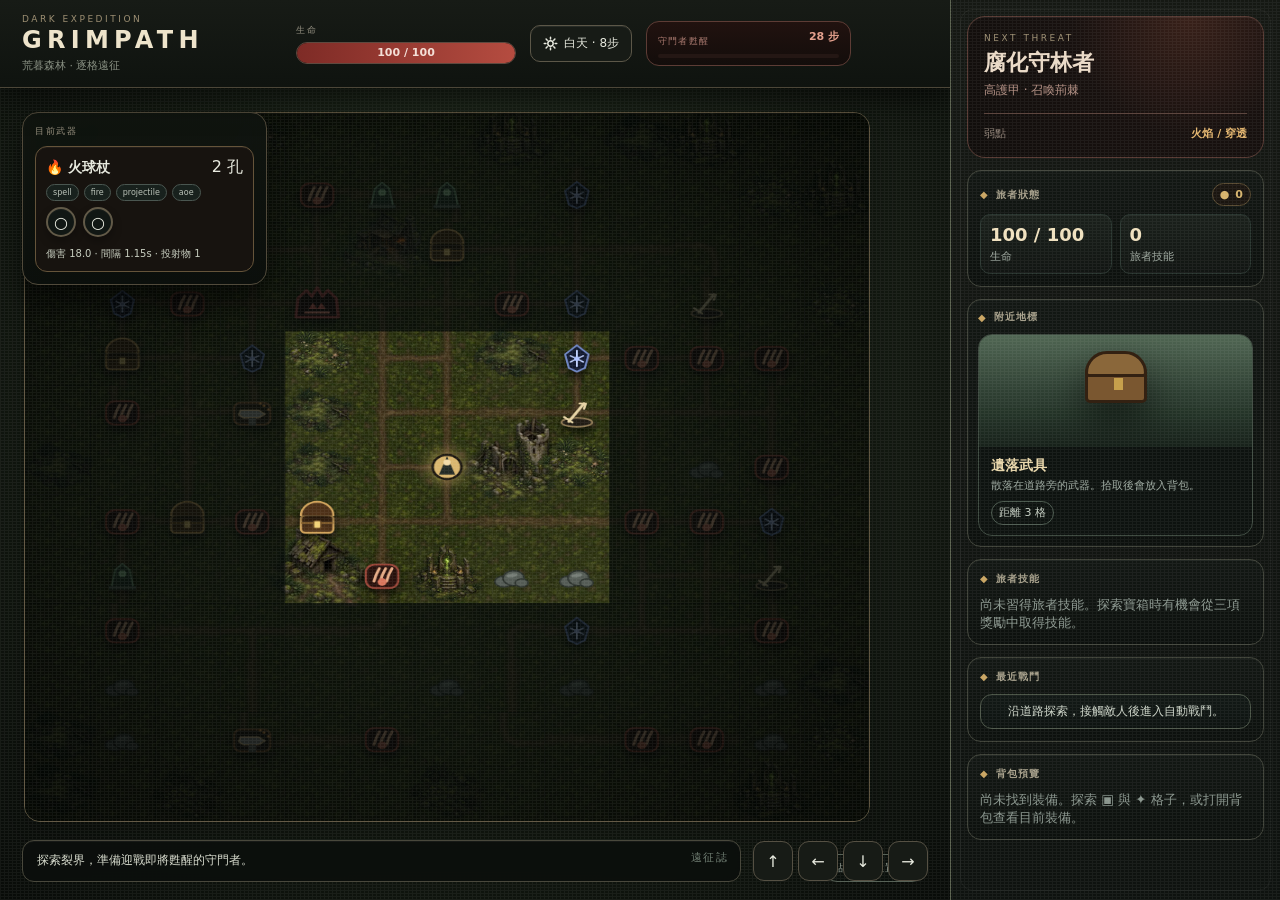
<file: legacy_v0201.html>
<!doctype html>
<html lang="zh-Hant">
<head>
  <meta charset="utf-8">
  <meta name="viewport" content="width=device-width,initial-scale=1,viewport-fit=cover">
  <title>GRIMPATH v0.20.1</title>
  <style>
    html,body{margin:0;background:#090c0a;color:#ddd;font-family:system-ui}
    #loading{height:100vh;display:grid;place-items:center;text-align:center;letter-spacing:.08em}
    small{display:block;color:#999;margin-top:8px}
  </style>
</head>
<body>
<div id="loading">GRIMPATH v0.20.1<small>載入隨機路網、怪物插畫與專屬戰鬥特效…</small></div>
<script>
(async()=>{
  try{
    const [gameRes,roadRes,monsterRes]=await Promise.all([
      fetch('./index_v0.17_full_embedded.html?build=0201',{cache:'no-store'}),
      fetch('./hotfix018.js?build=0201',{cache:'no-store'}),
      fetch('./hotfix0201.js?build=0201',{cache:'no-store'})
    ]);
    if(!gameRes.ok)throw new Error('game HTTP '+gameRes.status);
    if(!roadRes.ok)throw new Error('road patch HTTP '+roadRes.status);
    if(!monsterRes.ok)throw new Error('monster patch HTTP '+monsterRes.status);
    let html=await gameRes.text();
    const roadPatch=await roadRes.text();
    const monsterPatch=await monsterRes.text();
    const stamp="setTimeout(()=>{document.title='GRIMPATH v0.20.1';const s=document.querySelector('.brand small');if(s)s.textContent='荒暮森林 · 怪物專屬特效 v0.20.1';},120);";
    html=html.replace(/<title>.*?<\/title>/i,'<title>GRIMPATH v0.20.1</title>');
    const openTag='<scr'+'ipt>';
    const closeTag='</scr'+'ipt>';
    const safePatch=(roadPatch+'\n'+monsterPatch+'\n'+stamp).replace(/<\/script/gi,'<\\/script');
    html=html.replace('</body>',openTag+safePatch+closeTag+'</body>');
    document.open();
    document.write(html);
    document.close();
  }catch(e){
    document.getElementById('loading').innerHTML='載入失敗<small>'+String(e)+'</small>';
    console.error(e);
  }
})();
</script>
</body>
</html>
</file>
<file: v021/css/game.css>
:root{--bg:#0f1513;--panel:#18211d;--line:#324039;--text:#e8eadf;--muted:#9ca69d;--gold:#d7b36a;--red:#c85f57;--green:#7fa779}
*{box-sizing:border-box}html,body{margin:0;height:100%;background:var(--bg);color:var(--text);font-family:Inter,system-ui,-apple-system,BlinkMacSystemFont,"Segoe UI",sans-serif}
button{font:inherit;color:inherit}.app{min-height:100%;display:grid;grid-template-columns:minmax(0,1fr) 360px;gap:14px;padding:14px}
.panel{background:linear-gradient(180deg,#19231f,#131b18);border:1px solid var(--line);border-radius:18px;box-shadow:0 12px 40px #0005}
.main{padding:14px;display:flex;flex-direction:column;gap:12px;min-width:0}.top{display:flex;justify-content:space-between;gap:12px;align-items:center}.brand h1{font-size:22px;margin:0;letter-spacing:.12em}.brand small{color:var(--muted)}
.threat{min-width:210px}.threat-row{display:flex;justify-content:space-between;font-size:12px;color:var(--muted)}.bar{height:8px;background:#0b100e;border-radius:99px;overflow:hidden;border:1px solid #28332e}.bar>i{display:block;height:100%;background:linear-gradient(90deg,#896847,#d26f54)}
.map-wrap{display:flex;justify-content:center;align-items:center;min-height:0;flex:1;overflow:auto;padding:8px}
.map{display:grid;grid-template-columns:repeat(13,minmax(28px,46px));gap:4px;touch-action:manipulation}
.tile{aspect-ratio:1;border:1px solid #2b3832;background:#18211d;border-radius:8px;display:grid;place-items:center;font-size:18px;position:relative;transition:.15s transform,.15s border-color,.15s background}
.tile.fog{background:#101714;border-color:#1b2521}.tile.fog>*{opacity:0}.tile.rock{background:#202521;border-color:#4b5048}.tile.night-fog{background:#080d0b;border-color:#121a16;box-shadow:inset 0 0 18px #000}.tile.night-fog>*{opacity:0}.tile.rock span{filter:drop-shadow(0 2px 2px #000)}.tile.player{outline:2px solid #e0c27d;transform:scale(1.04);z-index:2}.tile.cleared{opacity:.42}.tile.boss{border-color:#7d4845}.tile.support{border-color:#4c5d88}.tile.weapon{border-color:#746044}.tile.shrine{border-color:#566f56}.tile.chest{border-color:#7d6b45}
.tile .p{position:absolute;font-size:15px;filter:drop-shadow(0 2px 4px #000)}
.message{padding:10px 12px;border:1px solid var(--line);background:#101714;border-radius:12px;color:#d9ddcf;min-height:43px}
.controls{display:flex;justify-content:center;gap:8px;flex-wrap:wrap}.controls button,.action{background:#202b26;border:1px solid #46564e;border-radius:12px;padding:10px 16px;cursor:pointer}.controls button:hover,.action:hover{background:#2b3932}
.side{padding:14px;display:flex;flex-direction:column;gap:12px;overflow:auto}.section{border:1px solid var(--line);border-radius:14px;padding:12px;background:#121a17}.section h3{margin:0 0 10px;font-size:13px;letter-spacing:.12em;color:#c9cfbf}.stats{display:grid;grid-template-columns:1fr 1fr;gap:8px}.stat{background:#0d1411;border:1px solid #28342e;border-radius:10px;padding:9px}.stat strong{display:block;font-size:18px}.stat span{font-size:11px;color:var(--muted)}
.weapon-card{border:1px solid #6f6040;background:#211d16;border-radius:14px;padding:12px}.weapon-title{display:flex;justify-content:space-between;align-items:center}.weapon-title strong{font-size:17px}.tags{display:flex;flex-wrap:wrap;gap:5px;margin:8px 0}.tag{font-size:10px;border:1px solid #4a5650;border-radius:999px;padding:3px 6px;color:#b9c1b7}.sockets{display:flex;gap:7px}.socket{width:42px;height:42px;border:2px solid #625a48;border-radius:50%;display:grid;place-items:center;background:#111714;font-size:16px}.socket.filled{border-color:#8795c5;background:#1c2230}
.inv{display:flex;flex-direction:column;gap:7px}.inv-item{display:grid;grid-template-columns:36px 1fr auto;gap:8px;align-items:center;border:1px solid #303c36;border-radius:10px;padding:8px;background:#0f1613}.inv-item small{color:var(--muted);display:block}.inv-item button{background:#26322c;border:1px solid #46554e;border-radius:8px;padding:6px 9px}
.combat{min-height:116px;display:flex;align-items:center;justify-content:space-between;gap:10px;position:relative;overflow:hidden;background:radial-gradient(circle at center,#26352f,#0d1411 70%)}.fighter{font-size:34px;z-index:2}.combat-log{font-size:12px;color:#cfd6ca;text-align:center;flex:1}.projectiles{position:absolute;inset:0;pointer-events:none}.bolt{position:absolute;width:10px;height:10px;border-radius:50%;background:#f6a84c;box-shadow:0 0 16px #ff8b31;animation:fly .65s linear forwards}@keyframes fly{from{left:20%;top:52%}to{left:76%;top:48%;opacity:.1}}
.legend{font-size:11px;color:var(--muted);line-height:1.6}
.end{position:fixed;inset:0;background:#07100dcc;display:grid;place-items:center;z-index:20}.end-card{width:min(440px,90vw);padding:24px;background:#17211d;border:1px solid #53635a;border-radius:18px;text-align:center}.hidden{display:none}
</file>
<file: v021/css/combat-1.css>
/* v0.2 battle + inventory */
.top-actions{display:flex;gap:8px;align-items:center}.daycycle{display:flex;align-items:center;gap:6px;padding:7px 10px;border:1px solid #46564e;border-radius:10px;background:#121a17;font-size:12px;white-space:nowrap}.daycycle.night{border-color:#465073;background:#101523;color:#c9d6ff}.app.night .panel{box-shadow:0 12px 40px #0009}.app.night .map-wrap{background:radial-gradient(circle at center,#121a19,#070b0a 75%);border-radius:14px}.top-actions button{background:#202b26;border:1px solid #46564e;border-radius:10px;padding:8px 12px;cursor:pointer}.top-actions button:hover{background:#2b3932}
.modal-backdrop{position:fixed;inset:0;background:#050a08d9;z-index:40;display:grid;place-items:center;padding:16px}.modal-backdrop.hidden{display:none}.modal-card{width:min(980px,96vw);max-height:92vh;overflow:auto;background:linear-gradient(180deg,#1a2420,#0e1512);border:1px solid #56665d;border-radius:20px;box-shadow:0 24px 80px #000a}.modal-head{display:flex;justify-content:space-between;align-items:center;gap:12px;padding:14px 16px;border-bottom:1px solid #334139}.modal-head h2{margin:0;font-size:18px;letter-spacing:.08em}.close-btn{background:#202b26;border:1px solid #46564e;border-radius:10px;padding:8px 12px;cursor:pointer}
.battle-shell{padding:16px}.battle-stage{height:380px;position:relative;overflow:hidden;border-radius:18px;border:1px solid #39483f;background:radial-gradient(circle at 50% 45%,#2e3f37 0,#17221e 45%,#09100d 100%);box-shadow:inset 0 -60px 100px #0007}.battle-stage:before{content:"";position:absolute;left:0;right:0;bottom:78px;height:2px;background:#6a796c44;box-shadow:0 18px 70px #9ead8d22}.battle-side{position:absolute;bottom:72px;width:150px;text-align:center;transition:.16s transform,.16s filter}.battle-side.player-side{left:8%}.battle-side.enemy-side{right:8%}.battle-unit{font-size:82px;filter:drop-shadow(0 10px 12px #0008);transform-origin:center bottom}.battle-name{font-weight:800;margin-top:4px}.battle-hp{width:140px;height:9px;background:#080d0b;border:1px solid #4b5b52;border-radius:99px;overflow:hidden;margin:7px auto}.battle-hp i{display:block;height:100%;background:#87ad79;transition:.2s width}.enemy-side .battle-hp i{background:#c76458}.battle-status{height:18px;font-size:12px;color:#d6c382}.battle-banner{position:absolute;left:50%;top:22px;transform:translateX(-50%);padding:8px 16px;border:1px solid #5b685f;border-radius:999px;background:#0b120fe8;font-size:13px;letter-spacing:.08em;z-index:3}.battle-skill{position:absolute;left:50%;top:78px;transform:translateX(-50%) scale(.9);opacity:0;padding:10px 18px;border-radius:12px;background:#251d13e8;border:1px solid #9a7645;color:#f2d6a0;font-weight:800;transition:.18s}.battle-skill.show{opacity:1;transform:translateX(-50%) scale(1)}.fx-layer{position:absolute;inset:0;pointer-events:none;overflow:hidden}.fx-projectile{position:absolute;left:21%;top:54%;width:18px;height:18px;border-radius:50%;background:#ff9b3e;box-shadow:0 0 10px #ffae52,0 0 30px #ff6d2b;animation:battleProjectile .42s ease-in forwards}.fx-arrow{width:34px;height:5px;border-radius:4px;background:#d8c58d;box-shadow:0 0 8px #fff3;transform-origin:center}.fx-lightning{position:absolute;left:25%;top:48%;width:50%;height:4px;background:#a9d8ff;box-shadow:0 0 12px #6cbcff,0 0 25px #6ca8ff;transform:rotate(-4deg);animation:flashZap .28s ease-out forwards}.fx-slash{position:absolute;left:62%;top:40%;width:90px;height:16px;border-radius:50%;border-top:6px solid #e5d19b;transform:rotate(-34deg);filter:drop-shadow(0 0 8px #fff7);animation:slashFx .3s ease-out forwards}.damage-float{position:absolute;font-weight:900;font-size:22px;color:#ffd39c;text-shadow:0 2px 4px #000;animation:damageFloat .65s ease-out forwards}.damage-float.hurt{color:#ff8f82}.battle-unit.hit{animation:unitHit .25s ease-out}.battle-unit.attack{animation:unitAttack .28s ease-out}.battle-unit.dead{filter:grayscale(1);opacity:.3;transform:rotate(18deg) translateY(14px)}
.battle-info{display:grid;grid-template-columns:1.1fr .9fr;gap:12px;margin-top:12px}.battle-build,.battle-logbox{border:1px solid #344139;border-radius:14px;background:#101714;padding:12px}.battle-build h4,.battle-logbox h4{margin:0 0 8px;font-size:12px;letter-spacing:.1em;color:#cbd0c4}.battle-supports{display:flex;flex-wrap:wrap;gap:6px}.support-chip{font-size:11px;padding:5px 8px;border:1px solid #53615a;border-radius:999px;background:#18221d}.battle-logbox{font-size:12px;color:#aeb8b0;min-height:78px}.continue-battle{display:block;margin:12px auto 0;background:#73593a;border:1px solid #ae8957;border-radius:11px;padding:9px 18px;cursor:pointer}.continue-battle.hidden{display:none}
.inventory-body{display:grid;grid-template-columns:360px 1fr;gap:14px;padding:14px}.equipped-pane,.bag-pane{border:1px solid #344139;border-radius:16px;background:#101714;padding:14px}.equipped-pane h3,.bag-pane h3{margin:0 0 12px;font-size:13px;letter-spacing:.1em}.big-weapon{font-size:20px;font-weight:800;margin-bottom:8px}.socket-row{display:flex;gap:10px;flex-wrap:wrap}.socket-slot{width:72px;height:72px;border-radius:50%;border:2px solid #665d4c;background:#0c120f;display:grid;place-items:center;text-align:center;padding:6px;font-size:11px;position:relative}.socket-slot strong{font-size:20px;display:block}.socket-slot.filled{border-color:#7d8fca;background:#171e2c}.socket-slot button{position:absolute;right:-5px;top:-5px;width:22px;height:22px;border-radius:50%;border:1px solid #657168;background:#202a25;font-size:11px;cursor:pointer}.build-summary{display:grid;grid-template-columns:repeat(2,1fr);gap:8px;margin-top:12px}.build-summary div{border:1px solid #2d3933;border-radius:10px;padding:9px;background:#0b110f}.build-summary strong{display:block;font-size:17px}.build-summary span{font-size:10px;color:#89958d}.bag-list{display:grid;grid-template-columns:repeat(2,minmax(0,1fr));gap:8px}.bag-card{border:1px solid #344139;border-radius:12px;padding:10px;background:#131c18;display:grid;grid-template-columns:42px 1fr auto;gap:8px;align-items:center}.bag-card .ico{font-size:26px}.bag-card small{display:block;color:#8f9b93}.bag-card button{background:#25312b;border:1px solid #46564e;border-radius:8px;padding:7px 9px;cursor:pointer}.bag-empty{color:#89958d;padding:20px;text-align:center;border:1px dashed #344139;border-radius:12px}.menu-hint{font-size:11px;color:#8f9a92;margin-top:8px}
@keyframes battleProjectile{0%{transform:translate(0,0) scale(.8)}100%{transform:translate(540px,-18px) scale(1.2);opacity:.15}}@keyframes flashZap{0%{opacity:0;transform:scaleX(.2) rotate(-4deg)}25%{opacity:1}100%{opacity:0;transform:scaleX(1) rotate(-4deg)}}@keyframes slashFx{0%{opacity:0;transform:translate(-30px,30px) rotate(-34deg) scale(.4)}30%{opacity:1}100%{opacity:0;transform:translate(30px,-25px) rotate(-34deg) scale(1.3)}}@keyframes damageFloat{0%{opacity:0;transform:translateY(5px) scale(.7)}25%{opacity:1;transform:translateY(-8px) scale(1.1)}100%{opacity:0;transform:translateY(-42px) scale(.9)}}@keyframes unitHit{0%{transform:translateX(0)}35%{transform:translateX(10px) scale(.94);filter:brightness(1.8)}100%{transform:translateX(0)}}@keyframes unitAttack{0%{transform:translateX(0)}45%{transform:translateX(28px) scale(1.06)}100%{transform:translateX(0)}}
.battle-stage{isolation:isolate;filter:saturate(1.05) contrast(1.03)}
.battle-stage:after{content:"";position:absolute;inset:0;background:radial-gradient(circle at 50% 35%,#ffffff10,transparent 45%),linear-gradient(180deg,#0000,#00000045 75%,#00000070);mix-blend-mode:screen;pointer-events:none;z-index:0}
.battle-stage.theme-fireStaff{background:radial-gradient(circle at 52% 42%,#49311e 0,#271910 28%,#141714 58%,#09100d 100%)}
.battle-stage.theme-longbow{background:radial-gradient(circle at 52% 42%,#33422f 0,#1b2418 40%,#101613 70%,#09100d 100%)}
.battle-stage.theme-greatAxe{background:radial-gradient(circle at 52% 42%,#413428 0,#231c17 34%,#131514 65%,#09100d 100%)}
.battle-stage.theme-stormWand{background:radial-gradient(circle at 52% 42%,#24324a 0,#151d2f 35%,#101317 68%,#09100d 100%)}
.battle-stage.shake-light{animation:stageShakeLight .24s linear}
.battle-stage.shake-heavy{animation:stageShakeHeavy .34s linear}
.battle-stage.flash-fire,.battle-stage.flash-lightning,.battle-stage.flash-physical,.battle-stage.flash-blight{box-shadow:inset 0 0 0 999px #fff2,inset 0 -60px 100px #0007,0 0 40px #fff2}
.battle-stage.flash-fire{box-shadow:inset 0 0 0 999px #ffb15c22,inset 0 -60px 100px #0007,0 0 46px #ff7b2b44}
.battle-stage.flash-lightning{box-shadow:inset 0 0 0 999px #9fd2ff2b,inset 0 -60px 100px #0007,0 0 50px #70b7ff55}
.battle-stage.flash-physical{box-shadow:inset 0 0 0 999px #ffe3a61c,inset 0 -60px 100px #0007,0 0 42px #ffcf6b33}
.battle-stage.flash-blight{box-shadow:inset 0 0 0 999px #98ffb51f,inset 0 -60px 100px #0007,0 0 42px #77d48c33}
.fx-rune,.fx-impact,.fx-shockwave,.fx-beam,.fx-missile,.fx-spark,.fx-burst,.fx-trail,.fx-enemy-swipe{position:absolute;pointer-events:none;z-index:2}
.fx-rune{width:92px;height:92px;border-radius:50%;left:0;top:0;transform:translate(-50%,-50%);border:2px solid #f1ca8a88;box-shadow:0 0 0 3px #0003 inset,0 0 28px #f2b25a44;animation:runeRise .45s ease-out forwards}
.fx-rune:before,.fx-rune:after{content:"";position:absolute;inset:12px;border-radius:50%;border:1px dashed #fff5}.fx-rune:after{inset:28px;border-style:solid;opacity:.65}
.fx-rune.fire{border-color:#ffbf6f99;box-shadow:0 0 0 3px #0003 inset,0 0 32px #ff7e3855}.fx-rune.fire:before,.fx-rune.fire:after{border-color:#ffd8a9aa}
.fx-rune.lightning{border-color:#9ecfffaa;box-shadow:0 0 0 3px #0003 inset,0 0 32px #66aeff55}.fx-rune.lightning:before,.fx-rune.lightning:after{border-color:#d5ebffaa}
.fx-rune.physical{border-color:#e8d9a1aa;box-shadow:0 0 0 3px #0003 inset,0 0 28px #ffd36e44}.fx-rune.physical:before,.fx-rune.physical:after{border-color:#fff0bb88}
.fx-missile{left:0;top:0;transform:translate(-50%,-50%);animation:missileFlight .36s ease-out forwards}
.fx-missile.fire{width:18px;height:18px;border-radius:50%;background:radial-gradient(circle at 38% 38%,#fff8d7 0 18%,#ffc56c 20%,#ff8e3a 58%,#b83f1b 100%);box-shadow:0 0 10px #ffca7a,0 0 30px #ff6a2b}
.fx-missile.fire.multi{width:14px;height:14px}
.fx-missile.arrow{width:42px;height:4px;border-radius:999px;background:linear-gradient(90deg,#fff5b8,#d1b065 65%,#674728 100%);box-shadow:0 0 10px #f3e6a544}
.fx-missile.arrow:after{content:"";position:absolute;right:-4px;top:50%;transform:translateY(-50%);border-top:5px solid transparent;border-bottom:5px solid transparent;border-left:10px solid #e8d7a0}
.fx-beam{height:5px;border-radius:999px;left:0;top:0;transform-origin:left center;animation:beamFlash .18s ease-out forwards}
.fx-beam.lightning{background:linear-gradient(90deg,#fdfefe,#bce8ff 35%,#5aa0ff 70%,#bccfff00);box-shadow:0 0 10px #aee3ff,0 0 26px #6caeff}
.fx-trail{left:0;top:0;transform-origin:left center;opacity:.75;animation:trailFade .3s ease-out forwards}
.fx-trail.fire{height:8px;border-radius:999px;background:linear-gradient(90deg,#ffedb6,#ffaf50 18%,#ff5a24 54%,#ff5a2400 100%);filter:blur(1px)}
.fx-trail.arrow{height:3px;border-radius:999px;background:linear-gradient(90deg,#fff5d0,#f1dd8c 55%,#f1dd8c00 100%)}
.fx-impact{width:82px;height:82px;left:0;top:0;transform:translate(-50%,-50%);border-radius:50%;animation:impactBloom .36s ease-out forwards}
.fx-impact.fire{background:radial-gradient(circle,#fff9dd 0 12%,#ffd47e 13%,#ff8a39 45%,#c33f16 66%,#0000 72%)}
.fx-impact.lightning{background:radial-gradient(circle,#fff 0 12%,#d7efff 13%,#81c0ff 42%,#3566da 65%,#0000 72%)}
.fx-impact.physical{background:radial-gradient(circle,#fff5cf 0 10%,#efd491 11%,#a17a41 40%,#0000 70%)}
.fx-impact.blight{background:radial-gradient(circle,#f4ffe9 0 10%,#c1ff8d 11%,#4dad58 42%,#0000 70%)}
.fx-shockwave{width:26px;height:26px;border:2px solid #fff6;border-radius:50%;left:0;top:0;transform:translate(-50%,-50%);animation:shockwavePulse .45s ease-out forwards}
.fx-shockwave.fire{border-color:#ffbe6b99}.fx-shockwave.lightning{border-color:#b2e2ff99}.fx-shockwave.physical{border-color:#eed89a88}.fx-shockwave.blight{border-color:#c8ffb688}
.fx-spark{width:8px;height:8px;border-radius:50%;left:0;top:0;transform:translate(-50%,-50%);background:var(--spark,#ffcf78);box-shadow:0 0 10px var(--spark,#ffcf78);animation:sparkBurst .52s ease-out forwards;animation-delay:var(--delay,0ms)}
.fx-burst{width:110px;height:110px;left:0;top:0;transform:translate(-50%,-50%);border-radius:50%;background:radial-gradient(circle,#fff3 0,#fff0 66%);mix-blend-mode:screen;animation:burstFlash .24s ease-out forwards}
.fx-slash.upgraded{position:absolute;left:0;top:0;width:125px;height:22px;border-radius:999px;border-top:7px solid #f4dfab;transform-origin:center;filter:drop-shadow(0 0 10px #fff4);animation:slashSweep .34s ease-out forwards;z-index:2}
.fx-enemy-swipe{height:10px;border-radius:999px;background:linear-gradient(90deg,#ffdcc1,#d86f57 40%,#d86f5700 100%);animation:enemySwipe .26s ease-out forwards}
.enemy-card.hit{box-shadow:0 0 0 2px #fff4 inset,0 0 24px #ffffff1e}
.enemy-card.targeted{transform:translateY(-3px) scale(1.02)}
#battlePlayerUnit.sprite{filter:drop-shadow(0 10px 12px #0008)}
@keyframes missileFlight{0%{opacity:0;transform:translate(-50%,-50%) scale(.68)}15%{opacity:1}100%{opacity:0;transform:translate(calc(-50% + var(--dx,500px)),calc(-50% + var(--dy,-20px))) scale(1.08)}}
@keyframes beamFlash{0%{opacity:0;transform:rotate(var(--rot,0deg)) scaleX(.1)}20%{opacity:1}100%{opacity:0;transform:rotate(var(--rot,0deg)) scaleX(1)}}
@keyframes trailFade{0%{opacity:.95}100%{opacity:0;transform:rotate(var(--rot,0deg)) scaleX(.92)}}
@keyframes impactBloom{0%{opacity:0;transform:translate(-50%,-50%) scale(.2)}35%{opacity:1}100%{opacity:0;transform:translate(-50%,-50%) scale(1.45)}}
@keyframes shockwavePulse{0%{opacity:.9;transform:translate(-50%,-50%) scale(.2)}100%{opacity:0;transform:translate(-50%,-50%) scale(4.2)}}
@keyframes sparkBurst{0%{opacity:0;transform:translate(-50%,-50%) scale(.3)}15%{opacity:1}100%{opacity:0;transform:translate(calc(-50% + var(--dx,0px)),calc(-50% + var(--dy,0px))) scale(.15)}}
@keyframes burstFlash{0%{opacity:0}25%{opacity:1}100%{opacity:0}}
@keyframes runeRise{0%{opacity:0;transform:translate(-50%,-44%) scale(.55)}30%{opacity:1}100%{opacity:0;transform:translate(-50%,-50%) scale(1.1)}}
@keyframes slashSweep{0%{opacity:0;transform:translate(-50%,-50%) rotate(var(--rot,-28deg)) scale(.35)}25%{opacity:1}100%{opacity:0;transform:translate(calc(-50% + 26px),calc(-50% - 16px)) rotate(var(--rot,-28deg)) scale(1.2)}}
@keyframes enemySwipe{0%{opacity:0;transform:rotate(var(--rot,180deg)) scaleX(.25)}30%{opacity:1}100%{opacity:0;transform:rotate(var(--rot,180deg)) scaleX(1)}}
@keyframes stageShakeLight{0%,100%{transform:translate(0,0)}25%{transform:translate(-3px,1px)}50%{transform:translate(3px,-1px)}75%{transform:translate(-2px,-1px)}}
@keyframes stageShakeHeavy{0%,100%{transform:translate(0,0)}15%{transform:translate(-7px,3px)}35%{transform:translate(8px,-4px)}55%{transform:translate(-6px,-2px)}75%{transform:translate(5px,3px)}}

@media(max-width:760px){.battle-stage{height:330px}.battle-side{width:120px}.battle-side.player-side{left:2%}.battle-side.enemy-side{right:2%}.battle-unit{font-size:66px}.battle-hp{width:110px}.battle-info{grid-template-columns:1fr}.inventory-body{grid-template-columns:1fr}.bag-list{grid-template-columns:1fr}.modal-backdrop{padding:6px}.top-actions{gap:5px}.top-actions button{padding:7px 9px}}

@media(max-width:900px){.app{grid-template-columns:1fr;padding:8px}.side{overflow:visible}.map{grid-template-columns:repeat(13,minmax(22px,1fr));width:100%}.tile{font-size:15px}.top{align-items:flex-start}.threat{min-width:150px}.main,.side{padding:10px}.controls{position:sticky;bottom:6px;z-index:5;background:#0f1513dd;padding:6px;border-radius:14px}}

/* v0.4 visual polish */
html,body{background:
 radial-gradient(circle at 50% -10%,#263a2f 0,transparent 30%),
 radial-gradient(circle at 10% 10%,#1a2b24 0,transparent 26%),
 linear-gradient(180deg,#0a100d 0%,#101613 45%,#090d0b 100%)}
body{position:relative;overflow-x:hidden}
body:before{content:"";position:fixed;inset:0;pointer-events:none;background:
 radial-gradient(circle at 12% 8%,#d8b98010 0,transparent 18%),
 radial-gradient(circle at 88% 14%,#8eb3930d 0,transparent 15%),
 radial-gradient(circle at 50% 100%,#00000055 0,transparent 48%);
 opacity:.95}
body:after{content:"";position:fixed;inset:0;pointer-events:none;opacity:.05;background:repeating-linear-gradient(0deg,#fff 0 1px,transparent 1px 3px),repeating-linear-gradient(90deg,#fff 0 1px,transparent 1px 4px)}
.app{max-width:1440px;margin:0 auto;position:relative}
.panel{position:relative;background:linear-gradient(180deg,#1c2722 0%,#121916 68%,#101613 100%);border-color:#42534c;box-shadow:0 18px 48px #0008,inset 0 1px 0 #ffffff12}
.panel:before{content:"";position:absolute;inset:9px;border:1px solid #ffffff0d;border-radius:13px;pointer-events:none}
.main.panel{overflow:hidden}
.brand{position:relative;padding-left:44px}
.brand:before{content:"✦";position:absolute;left:0;top:50%;transform:translateY(-56%);width:32px;height:32px;display:grid;place-items:center;border-radius:10px;background:linear-gradient(180deg,#4b3a24,#24190f);border:1px solid #8a6a40;color:#f0d8a4;box-shadow:0 6px 18px #0008}
.brand h1{font-size:24px;letter-spacing:.16em;background:linear-gradient(180deg,#f5e9bc 0%,#dda85a 100%);-webkit-background-clip:text;background-clip:text;color:transparent;text-shadow:0 6px 18px #0008}
.brand small{display:block;margin-top:2px;letter-spacing:.08em;color:#aeb6aa}
.top{padding-bottom:6px;border-bottom:1px solid #22302a}
.daycycle{background:linear-gradient(180deg,#17211c,#101613);border-color:#57685f;box-shadow:inset 0 1px 0 #ffffff12}
.daycycle.night{background:linear-gradient(180deg,#101626,#0c1320);border-color:#4d5978;color:#d4ddff;box-shadow:0 0 0 1px #8ea4ff1a inset}
.top-actions button,.controls button,.action,.close-btn,.bag-card button,.inv-item button,.continue-battle{transition:.18s transform,.18s background,.18s box-shadow,.18s border-color}
</file>
<file: v021/css/combat-2.css>
.top-actions button:hover,.controls button:hover,.action:hover,.close-btn:hover,.bag-card button:hover,.inv-item button:hover,.continue-battle:hover{transform:translateY(-1px);box-shadow:0 8px 18px #0007}
.map-wrap{position:relative;padding:18px;border:1px solid #27362f;border-radius:20px;background:
 radial-gradient(circle at 50% 30%,#1a2520 0%,#101714 62%,#0c120f 100%);
 box-shadow:inset 0 0 0 1px #ffffff09,inset 0 24px 40px #ffffff03}
.map-wrap:before,.map-wrap:after{content:"";position:absolute;width:108px;height:108px;border:1px solid #8f754633;border-radius:22px;pointer-events:none}
.map-wrap:before{left:12px;top:12px;border-right:none;border-bottom:none}
.map-wrap:after{right:12px;bottom:12px;border-left:none;border-top:none}
.map{padding:10px;border-radius:18px;background:radial-gradient(circle at center,#15201b,#0b110f 76%);box-shadow:inset 0 0 0 1px #ffffff08,0 10px 24px #0005}
.tile{overflow:hidden;border-radius:12px;border-color:#304039;background:linear-gradient(180deg,#1e2b25,#151d1a);box-shadow:inset 0 1px 0 #ffffff12,0 5px 10px #0006}
.tile:before{content:"";position:absolute;inset:2px;border-radius:9px;background:linear-gradient(180deg,#ffffff0a,transparent 45%);pointer-events:none}
.tile:after{content:"";position:absolute;left:8px;right:8px;bottom:5px;height:10px;border-radius:50%;background:#00000038;filter:blur(3px);pointer-events:none}
.tile .ground{position:absolute;inset:0;z-index:0;opacity:.88}
.tile .ground:before{content:"";position:absolute;inset:0;border-radius:10px}
.tile[data-variant="0"] .ground:before{background:radial-gradient(circle at 28% 28%,#314a3b 0 12%,transparent 12.5%),radial-gradient(circle at 68% 72%,#2a4034 0 10%,transparent 10.5%),linear-gradient(180deg,#243429,#1a251f)}
.tile[data-variant="1"] .ground:before{background:radial-gradient(circle at 34% 72%,#32473a 0 12%,transparent 12.5%),radial-gradient(circle at 76% 26%,#284135 0 11%,transparent 11.5%),linear-gradient(180deg,#22322a,#16211d)}
.tile[data-variant="2"] .ground:before{background:radial-gradient(circle at 68% 28%,#2c4638 0 12%,transparent 12.5%),radial-gradient(circle at 22% 62%,#35503f 0 10%,transparent 10.5%),linear-gradient(180deg,#233228,#18211d)}
.tile[data-variant="3"] .ground:before{background:radial-gradient(circle at 50% 38%,#385544 0 11%,transparent 11.5%),radial-gradient(circle at 25% 75%,#293e33 0 10%,transparent 10.5%),linear-gradient(180deg,#24352b,#18231d)}
.tile .deco{position:absolute;z-index:1;color:#b7c9ab26;line-height:1;pointer-events:none}
.tile .deco.a{left:6px;top:5px;font-size:10px}
.tile .deco.b{right:7px;bottom:6px;font-size:9px}
.tile .glyph{position:relative;z-index:2;font-size:19px;filter:drop-shadow(0 2px 4px #0009)}
.tile .p{z-index:3;display:grid;place-items:center;width:24px;height:24px;border-radius:50%;background:radial-gradient(circle at 35% 30%,#fff5cf 0,#cf9d47 55%,#805823 100%);box-shadow:0 0 0 2px #1a2119,0 0 18px #f3c97555;bottom:4px;right:4px;left:auto;top:auto;font-size:13px}
.tile.player{border-color:#d6b36d;transform:translateY(-1px) scale(1.03);box-shadow:0 0 0 2px #d6b36d55,inset 0 1px 0 #fff2,0 8px 14px #0008;animation:playerPulse 1.7s ease-in-out infinite}
.tile.cleared{opacity:.55}
.tile.fog{background:#0d1411;border-color:#1b2521;box-shadow:inset 0 0 0 1px #00000055}
.tile.fog>*{opacity:0}
.tile.night-fog{background:#050909;border-color:#111715;box-shadow:inset 0 0 22px #000,inset 0 0 0 1px #00000070}
.tile.night-fog>*{opacity:0}
.tile.rock .ground:before{background:radial-gradient(circle at 40% 30%,#6b7069 0 14%,transparent 14.5%),radial-gradient(circle at 70% 65%,#515750 0 16%,transparent 16.5%),linear-gradient(180deg,#333835,#232826)}
.tile.rock{border-color:#65685f;background:linear-gradient(180deg,#2c322f,#1d211f)}
.tile.enemy{border-color:#7a5e42;background:linear-gradient(180deg,#2c241b,#1d1711)}
.tile.enemy .glyph{color:#f1cf98;text-shadow:0 0 14px #ffbb5538}
.tile.chest{border-color:#8a744a;background:linear-gradient(180deg,#2c2418,#1a150f)}
.tile.chest .glyph{color:#f4d88d}
.tile.weapon{border-color:#857048;background:linear-gradient(180deg,#2a241b,#19140f)}
.tile.weapon .glyph{color:#f1d5a0}
.tile.support{border-color:#697bb0;background:linear-gradient(180deg,#1a2130,#121722)}
.tile.support .glyph{color:#d6e0ff;text-shadow:0 0 14px #7da1ff66}
.tile.shrine{border-color:#62815f;background:linear-gradient(180deg,#18261a,#101812)}
.tile.shrine .glyph{color:#bbefb8;text-shadow:0 0 14px #7eff8e44}
.tile.boss{border-color:#9a5953;background:linear-gradient(180deg,#2d1717,#170d0d)}
.tile.boss .glyph{color:#ffb6ac;text-shadow:0 0 14px #ff6c5740}
.message{position:relative;background:linear-gradient(180deg,#121917,#0d1411);border-color:#334139;box-shadow:inset 0 1px 0 #ffffff0c}
.message:before{content:"旅誌";position:absolute;right:12px;top:9px;font-size:11px;letter-spacing:.12em;color:#6f7d72}
.section{position:relative;background:linear-gradient(180deg,#141d19,#101714);border-color:#35453d;box-shadow:inset 0 1px 0 #ffffff0a}
.section h3{display:flex;align-items:center;gap:7px;color:#d5d9cc}
.section h3:before{content:"◆";font-size:10px;color:#d3ad68}
.stat{background:linear-gradient(180deg,#101612,#0b110e);box-shadow:inset 0 1px 0 #ffffff08}
.stat strong{color:#f0e1bf}
.weapon-card{background:linear-gradient(180deg,#231d15,#17120d);border-color:#7c6b47;box-shadow:inset 0 1px 0 #ffffff0c}
.tag,.support-chip{background:#18211d}
.socket,.socket-slot{box-shadow:inset 0 1px 0 #ffffff08,0 5px 10px #0004}
.combat-log{padding:8px 10px;border:1px solid #2f3d36;border-radius:12px;background:linear-gradient(180deg,#121916,#0d1310)}
.battle-stage{background:radial-gradient(circle at 50% 35%,#34493f 0,#1a2622 42%,#0a100d 100%);border-color:#4b5b52;box-shadow:inset 0 -80px 120px #0008,inset 0 0 0 1px #ffffff08}
.battle-stage:after{content:"";position:absolute;right:42px;top:34px;width:78px;height:78px;border-radius:50%;background:radial-gradient(circle at 32% 30%,#fff7d8 0,#d9bd74 38%,#7f6230 72%,transparent 74%);opacity:.85;box-shadow:0 0 30px #d6b86a44}
.battle-shell{background:linear-gradient(180deg,#121916,#0e1411)}
.modal-card{background:linear-gradient(180deg,#1a2420,#0d1411);border-color:#5c6d63;box-shadow:0 24px 90px #000c,inset 0 1px 0 #ffffff0d}
.end-card{background:linear-gradient(180deg,#1a241f,#0f1714);box-shadow:0 24px 80px #000a,inset 0 1px 0 #ffffff10}
.legend{background:linear-gradient(180deg,#141c19,#101613)}
@keyframes playerPulse{0%,100%{transform:translateY(-1px) scale(1.03)}50%{transform:translateY(-2px) scale(1.055)}}
@media(max-width:900px){.brand{padding-left:40px}.brand:before{width:28px;height:28px}.map-wrap{padding:12px}.map{padding:6px}.tile .glyph{font-size:17px}.message:before{display:none}}


/* v0.5 skills + smith + richer map */
.app{max-width:1500px}
.map{gap:6px}
.map-wrap{background:radial-gradient(circle at 50% 25%,#243128 0%,#101713 60%,#0b0f0d 100%),linear-gradient(180deg,#211a12,#0f1411);box-shadow:inset 0 0 0 1px #ffffff0a,inset 0 22px 40px #ffffff04,0 20px 44px #0008}
.map-wrap:before,.map-wrap:after{border-color:#a489573d}
.tile{border-radius:14px;transform:translateZ(0)}
.tile .ground:after{content:"";position:absolute;inset:0;border-radius:10px;background:radial-gradient(circle at 30% 25%,#ffffff0b,transparent 26%),radial-gradient(circle at 70% 78%,#0000001f,transparent 24%)}
.tile.empty .glyph{opacity:0}
.tile.empty .deco{opacity:.7}
.tile[data-variant="0"] .deco.a,.tile[data-variant="0"] .deco.b{color:#c2d6b52c}
.tile[data-variant="1"] .deco.a,.tile[data-variant="1"] .deco.b{color:#d6c29a28}
.tile[data-variant="2"] .deco.a,.tile[data-variant="2"] .deco.b{color:#9db8c92a}
.tile[data-variant="3"] .deco.a,.tile[data-variant="3"] .deco.b{color:#b1c78f24}
.tile.smith{border-color:#8c6841;background:linear-gradient(180deg,#302419,#1a140f)}
.tile.smith .glyph{color:#ffca7f;text-shadow:0 0 14px #ffab3d55}
.tile.smith .ground:before{background:radial-gradient(circle at 36% 34%,#704f32 0 12%,transparent 12.5%),radial-gradient(circle at 68% 66%,#3c3128 0 14%,transparent 14.5%),linear-gradient(180deg,#33261d,#211914)}
.side.panel{background:linear-gradient(180deg,#181b17,#121513 26%,#0f1210 100%)}
.section{background:linear-gradient(180deg,#151a17,#0f1311);border-color:#38443c}
.skill-list{display:flex;flex-wrap:wrap;gap:8px}
.skill-pill{min-width:0;border:1px solid #47544d;border-radius:12px;padding:8px 10px;background:linear-gradient(180deg,#171d19,#101512);display:flex;align-items:center;gap:8px;box-shadow:inset 0 1px 0 #ffffff08}
.skill-pill .ico{font-size:18px}.skill-pill .meta{min-width:0}.skill-pill .meta b{display:block;font-size:12px}.skill-pill .meta span{display:block;font-size:10px;color:#97a39b}.skill-pill .rank{margin-left:auto;color:#d8b169;font-size:11px}
.choice-body{padding:16px}.choice-grid{display:grid;grid-template-columns:repeat(3,minmax(0,1fr));gap:12px}.choice-card{padding:14px;border-radius:16px;border:1px solid #49564e;background:linear-gradient(180deg,#181f1b,#101512);box-shadow:0 14px 30px #0006,inset 0 1px 0 #ffffff0a;display:flex;flex-direction:column;gap:10px}.choice-card .head{display:flex;align-items:center;gap:10px}.choice-card .head .ico{width:42px;height:42px;border-radius:12px;display:grid;place-items:center;background:linear-gradient(180deg,#342916,#1a140d);border:1px solid #8e6c42;font-size:20px;color:#f1d296}.choice-card h4{margin:0;font-size:15px}.choice-card p{margin:0;color:#aeb8b0;font-size:12px;line-height:1.5}.choice-card small{color:#8c978f}.choice-card button{margin-top:auto;background:linear-gradient(180deg,#6b5337,#4b3927);border:1px solid #a6804d;border-radius:10px;padding:9px 12px;color:#f6e2bb;cursor:pointer}
.smith-hero{margin-bottom:14px;padding:12px 14px;border:1px solid #4f4331;border-radius:14px;background:linear-gradient(180deg,#231b12,#14100c);color:#e0cfaa;font-size:13px}
.choice-card.smith .head .ico{background:linear-gradient(180deg,#3b2b1b,#1c140d)}
.choice-card.afford-false{opacity:.55}.choice-card.afford-false button{cursor:not-allowed;filter:grayscale(.15)}
.legend{border:1px solid #313d37;border-radius:14px;padding:12px}
.top-actions button,.controls button,.action,.close-btn{background:linear-gradient(180deg,#2a312d,#1e2521);border-color:#56645c}
.threat .bar{background:#111613;border-color:#324039;box-shadow:inset 0 1px 0 #ffffff0a}
.modal-head span{color:#aab4ad;font-size:12px}

/* v0.14 chest reward redesign */
.chest-modal{width:min(1180px,96vw);overflow:hidden;background:radial-gradient(circle at 50% 0,#2a2117 0,#141713 22%,#090c0a 76%);border-color:#69563a;box-shadow:0 30px 100px #000d,inset 0 1px 0 #ffffff0b}
.chest-stage-head{position:relative;text-align:center;padding:30px 24px 8px;min-height:238px;overflow:hidden;background:linear-gradient(180deg,#1a1711cc,#0c100d00)}
.chest-stage-head:before{content:"";position:absolute;left:50%;top:10px;transform:translateX(-50%);width:520px;height:220px;background:radial-gradient(circle,#b88a3b25 0,#b88a3b0d 38%,transparent 72%);pointer-events:none}
.chest-art{position:relative;width:136px;height:94px;margin:0 auto 18px;filter:drop-shadow(0 18px 20px #0008)}
.chest-body{position:absolute;left:14px;right:14px;bottom:4px;height:58px;border:2px solid #9d7443;border-radius:10px 10px 15px 15px;background:linear-gradient(180deg,#49331e,#21170f);box-shadow:inset 0 2px 0 #ffffff12}
.chest-lid{position:absolute;left:6px;right:6px;top:7px;height:36px;border:2px solid #b68b51;border-radius:18px 18px 8px 8px;background:linear-gradient(180deg,#5a3d22,#2d1e13);z-index:2}
.chest-lock{position:absolute;left:52px;top:39px;width:32px;height:32px;border:2px solid #70502e;border-radius:8px;background:linear-gradient(180deg,#d4b46e,#8f6b39);z-index:3;box-shadow:0 0 18px #d6a34d55}
.chest-glow{position:absolute;left:26px;right:26px;top:28px;height:34px;background:radial-gradient(ellipse,#ffd87c66,transparent 68%);filter:blur(4px);z-index:1}
.chest-eyebrow{font-size:10px;letter-spacing:.28em;color:#b6a37a;margin-bottom:6px;position:relative}
.chest-stage-head h2{margin:0;font-size:30px;letter-spacing:.05em;color:#f3ead7;position:relative}.chest-stage-head p{margin:8px auto 0;max-width:540px;font-size:12px;line-height:1.6;color:#9ea79e;position:relative}
.chest-choice-body{padding:10px 30px 28px}.chest-choice-grid{gap:22px;align-items:stretch}
.chest-choice-grid .choice-card{position:relative;min-height:360px;padding:18px 18px 16px;border-radius:22px;overflow:hidden;gap:12px;transform:translateY(0);transition:transform .18s ease,border-color .18s ease,box-shadow .18s ease;background:linear-gradient(180deg,#171a16,#0e110f)}
.chest-choice-grid .choice-card:before{content:"";position:absolute;left:18px;right:18px;top:10px;height:3px;border-radius:99px;background:#756744;opacity:.85}
.chest-choice-grid .choice-card:hover{transform:translateY(-7px);box-shadow:0 24px 50px #0009,inset 0 1px 0 #ffffff0e}
.chest-choice-grid .choice-card:nth-child(2){transform:translateY(-10px);min-height:380px}.chest-choice-grid .choice-card:nth-child(2):hover{transform:translateY(-17px)}
.chest-choice-grid .reward-kind{align-self:flex-start;margin-top:6px;padding:5px 9px;font-size:9px;letter-spacing:.16em;border-radius:999px}
.chest-choice-grid .head{display:block;text-align:center;margin-top:4px}.chest-choice-grid .head .ico{width:86px;height:86px;margin:0 auto 16px;border-radius:50%;font-size:32px;border-width:2px;box-shadow:0 0 0 7px #ffffff04,0 12px 28px #0007}
.chest-choice-grid .head h4{font-size:20px;letter-spacing:.025em;color:#f0e6d3}.chest-choice-grid .head small{display:block;margin-top:5px;font-size:10px;letter-spacing:.06em;color:#8f9a92}
.chest-choice-grid .choice-card p{font-size:12px;line-height:1.65;min-height:58px;padding:0 3px;color:#aeb7af;text-align:left}
.chest-choice-grid .reward-effect{margin-top:auto;padding:10px 12px;border:1px solid #343d36;border-radius:12px;background:#0d1210;font-size:11px;line-height:1.5;color:#c8d0c8}
.chest-choice-grid .choice-card button{margin-top:2px;padding:12px 14px;border-radius:12px;font-weight:800;letter-spacing:.04em;box-shadow:inset 0 1px 0 #ffffff13}
.chest-choice-grid .kind-skill{border-color:#746341;background:linear-gradient(180deg,#1d1b14,#0f120f)}.chest-choice-grid .kind-skill:before{background:#b79b5d}.chest-choice-grid .kind-skill .head .ico{background:radial-gradient(circle at 35% 30%,#55472c,#1d1a13);border-color:#b79b5d}.chest-choice-grid .kind-skill button{background:linear-gradient(180deg,#675737,#463a27);border-color:#a98d55}
.chest-choice-grid .kind-support{border-color:#53678f;background:linear-gradient(180deg,#151c27,#0c1016)}.chest-choice-grid .kind-support:before{background:#7890c3}.chest-choice-grid .kind-support .head .ico{background:radial-gradient(circle at 35% 30%,#334363,#151b29);border-color:#8098cb;box-shadow:0 0 0 7px #7189bc12,0 12px 30px #0008,0 0 24px #6079ad26}.chest-choice-grid .kind-support button{background:linear-gradient(180deg,#536a99,#354668);border-color:#819bd0;color:#eef3ff}
.chest-choice-grid .kind-gold,.chest-choice-grid .kind-heal{border-color:#916247;background:linear-gradient(180deg,#251a13,#100d0b)}.chest-choice-grid .kind-gold:before,.chest-choice-grid .kind-heal:before{background:#bc8452}.chest-choice-grid .kind-gold .head .ico,.chest-choice-grid .kind-heal .head .ico{background:radial-gradient(circle at 35% 30%,#68452a,#24170f);border-color:#b97e4e}.chest-choice-grid .kind-gold button,.chest-choice-grid .kind-heal button{background:linear-gradient(180deg,#784a2a,#4b2f1e);border-color:#ae7448}
.chest-choice-hint{text-align:center;margin-top:18px;color:#7f8982;font-size:10px;letter-spacing:.04em}
@media(max-width:980px){.chest-stage-head{min-height:205px;padding-top:20px}.chest-art{transform:scale(.82);margin-bottom:4px}.chest-stage-head h2{font-size:25px}.chest-choice-body{padding:6px 14px 20px}.chest-choice-grid{grid-template-columns:1fr;gap:12px}.chest-choice-grid .choice-card,.chest-choice-grid .choice-card:nth-child(2){min-height:0;transform:none}.chest-choice-grid .choice-card:hover,.chest-choice-grid .choice-card:nth-child(2):hover{transform:none}.chest-choice-grid .head{display:flex;text-align:left;align-items:center;gap:12px}.chest-choice-grid .head .ico{width:58px;height:58px;margin:0;flex:0 0 auto}.chest-choice-grid .choice-card p{min-height:0}.chest-choice-grid .reward-effect{margin-top:0}}

@media(max-width:980px){.choice-grid{grid-template-columns:1fr}.skill-list{display:grid;grid-template-columns:1fr}}


.tile.rock .glyph{display:none}
.rock-cluster{position:relative;display:block;width:24px;height:18px;z-index:2;filter:drop-shadow(0 2px 3px #0008)}
.rock-cluster i{position:absolute;display:block;background:linear-gradient(180deg,#8d918b,#565a55);border:1px solid #313630;box-shadow:inset 0 1px 0 #ffffff18}
.rock-cluster i:nth-child(1){left:1px;bottom:1px;width:11px;height:9px;border-radius:7px 7px 6px 6px;transform:rotate(-10deg)}
.rock-cluster i:nth-child(2){left:8px;bottom:4px;width:12px;height:10px;border-radius:8px 8px 6px 6px;transform:rotate(8deg)}
.rock-cluster i:nth-child(3){left:14px;bottom:0;width:8px;height:7px;border-radius:6px 6px 5px 5px;transform:rotate(-4deg)}


/* v0.6 terrain decoration pass */
.map{gap:5px;transform:rotate(.15deg)}
.tile{border-radius:11px;box-shadow:inset 0 1px 0 #ffffff10,0 4px 9px #0005}
.tile:nth-child(3n){transform:translateY(1px)}
.tile:nth-child(5n){transform:translateX(1px)}
.tile.player{transform:translateY(-1px) scale(1.04)!important}
.tile .terrain-bit{position:absolute;z-index:1;pointer-events:none;opacity:.9}
.tile .terrain-bit.grass{width:3px;height:10px;border-left:2px solid #72916b;border-radius:50%;transform:rotate(-14deg)}
.tile .terrain-bit.grass:after{content:"";position:absolute;left:3px;top:2px;width:3px;height:9px;border-left:2px solid #5d7b59;transform:rotate(24deg)}
.tile .terrain-bit.pebble{width:5px;height:4px;border-radius:50%;background:#777d74;box-shadow:7px 4px 0 #555b55,3px -5px 0 #666c64}
.tile .terrain-bit.twig{width:13px;height:2px;background:#59472f;border-radius:3px;transform:rotate(18deg);box-shadow:5px -3px 0 -0.5px #4b3d2a}
</file>
<file: v021/css/combat-3.css>
.tile .terrain-bit.crack{width:12px;height:1px;background:#0b100dcc;transform:rotate(-28deg);box-shadow:5px 4px 0 #0b100d88,-4px 3px 0 #0b100d66}
.tile .terrain-bit.flower{width:4px;height:4px;border-radius:50%;background:#c7b274;box-shadow:4px 0 0 #9e8cb8,2px 3px 0 #c1cf8a}
.tile .terrain-bit.path{left:0!important;top:44%!important;width:100%;height:8px!important;border-radius:0;background:linear-gradient(90deg,transparent,#75644a33 12%,#8f7c5b55 50%,#75644a33 88%,transparent);transform:rotate(var(--path-rot,0deg));filter:blur(.2px)}
.tile.empty.path-tile .ground:before{background:linear-gradient(180deg,#2a362c,#1c251f),linear-gradient(90deg,#6e5d4333,#6e5d4333)}
.tile.empty.path-tile{border-color:#4b493d}
.tile.enemy:after,.tile.boss:after,.tile.smith:after,.tile.shrine:after,.tile.chest:after{content:"";position:absolute;inset:4px;border-radius:9px;border:1px dashed #ffffff12;z-index:1;pointer-events:none}
.tile.shrine .ground:after{background:radial-gradient(circle at center,#78b87622,transparent 60%)}
.tile.smith .ground:after{background:radial-gradient(circle at center,#ff9c4230,transparent 58%)}
.tile.chest .ground:after{background:radial-gradient(circle at center,#d5b35b22,transparent 55%)}
.tile.weapon .ground:after,.tile.support .ground:after{background:radial-gradient(circle at center,#8aa0d126,transparent 58%)}
.tile.rock .rock-cluster{transform:scale(.92)}
.map-wrap{position:relative;overflow:hidden}
.map-wrap .edge-deco{position:absolute;pointer-events:none;z-index:0;color:#7f8b7650;font-size:18px}
.map-wrap .edge-deco.e1{left:18px;top:18px;transform:rotate(-18deg)}
.map-wrap .edge-deco.e2{right:24px;top:24px;transform:rotate(26deg)}
.map-wrap .edge-deco.e3{left:26px;bottom:24px;transform:rotate(12deg)}
.map-wrap .edge-deco.e4{right:18px;bottom:18px;transform:rotate(-22deg)}
@media(max-width:900px){.map{gap:3px;transform:none}.tile .terrain-bit.path{height:6px!important}}


/* v0.7 visual overhaul */
.app{max-width:1520px}
.main.panel,.side.panel{background:linear-gradient(180deg,#171b17 0%,#101411 100%);border-color:#5a614f}
.main.panel{box-shadow:0 20px 60px #000a,inset 0 1px 0 #ffffff12}
.side.panel{background:linear-gradient(180deg,#151813 0%,#0e120f 100%)}
.brand h1{letter-spacing:.18em}
.top{padding-bottom:10px}
.map-wrap{padding:20px 22px;border-radius:24px;border:1px solid #65583d;background:
 radial-gradient(circle at 50% 10%,#3a4335 0%,#1d241d 32%,#111612 76%),
 linear-gradient(180deg,#33281b 0%,#171a16 100%);box-shadow:inset 0 0 0 1px #ffffff0d,inset 0 40px 60px #ffffff04,0 22px 50px #0008}
.map{gap:2px;padding:14px;border-radius:22px;background:radial-gradient(circle at center,#1b241d 0%,#121914 62%,#0b100d 100%);box-shadow:inset 0 0 0 1px #ffffff08}
.map-wrap:before,.map-wrap:after{border-color:#b4935a4f}
.tile{border:none;border-radius:11px;background:transparent;box-shadow:none;overflow:hidden}
.tile:after{display:none}
.tile:before{display:none}
.tile .ground{inset:0;border-radius:11px;overflow:hidden}
.tile .ground:before{border-radius:11px;opacity:1}
.tile.empty,.tile.enemy,.tile.weapon,.tile.support,.tile.shrine,.tile.chest,.tile.boss,.tile.smith,.tile.rock{box-shadow:inset 0 0 0 1px #00000020}
.tile.empty .ground:before{background:
 radial-gradient(circle at 18% 20%,#6e8f6130 0 8%,transparent 8.5%),
 radial-gradient(circle at 70% 76%,#5b74542a 0 10%,transparent 10.5%),
 radial-gradient(circle at 46% 38%,#7e5f3624 0 7%,transparent 7.5%),
 linear-gradient(180deg,#324030 0%,#233028 58%,#1b251f 100%)}
.tile.path-tile .ground:before{background:
 linear-gradient(125deg,transparent 0 27%,#65573d55 27% 39%,transparent 39% 100%),
 radial-gradient(circle at 18% 20%,#6e8f6130 0 8%,transparent 8.5%),
 radial-gradient(circle at 70% 76%,#5b74542a 0 10%,transparent 10.5%),
 linear-gradient(180deg,#334031 0%,#253129 58%,#1c2620 100%)}
.tile .deco{display:none}
.tile .terrain-bit{z-index:1;opacity:.9}
.tile .terrain-bit.path{left:-10%;right:-10%;top:46%;height:8px;border-radius:20px;background:linear-gradient(90deg,transparent 0 8%,#8b73504f 18%,#715b414d 52%,#8b73504f 84%,transparent 92%);transform:rotate(-6deg)}
.tile .terrain-bit.grass{width:16px;height:9px;background:none}
.tile .terrain-bit.grass:before{content:"";position:absolute;left:0;bottom:0;width:3px;height:8px;border-radius:3px 3px 0 0;background:#96b07a;box-shadow:4px -1px 0 #7d9469,8px 0 0 #a3bd87,12px -2px 0 #7b9165}
.tile .terrain-bit.pebble{width:13px;height:10px;background:none}
.tile .terrain-bit.pebble:before{content:"";position:absolute;left:0;top:2px;width:5px;height:4px;border-radius:50%;background:#7b8178;box-shadow:5px -2px 0 #91988f,7px 4px 0 #686d66}
.tile .terrain-bit.twig{width:15px;height:2px;border-radius:999px;background:#7b6545;transform:rotate(24deg)}
.tile .terrain-bit.crack{width:15px;height:1px;background:#151a16;transform:rotate(-20deg);box-shadow:5px 4px 0 #171d18,-3px 3px 0 #171d18}
.tile .terrain-bit.flower{width:14px;height:14px;background:none}
.tile .terrain-bit.flower:before{content:"✿";position:absolute;left:0;top:-2px;font-size:11px;color:#d8cf92b5}
.marker{position:relative;z-index:3;display:grid;place-items:center;width:28px;height:28px;border-radius:50%;margin:auto;margin-top:8px;box-shadow:0 6px 16px #0007,inset 0 1px 0 #ffffff18;border:1px solid #00000055}
.marker .glyph{font-size:15px;filter:drop-shadow(0 1px 2px #0007)}
.marker-enemy{background:radial-gradient(circle at 35% 30%,#9e5c4f,#4b241d)}
.marker-weapon{background:radial-gradient(circle at 35% 30%,#b39160,#4d3720)}
.marker-support{background:radial-gradient(circle at 35% 30%,#6f84b5,#28314f)}
.marker-shrine{background:radial-gradient(circle at 35% 30%,#87ab7f,#28412f)}
.marker-chest{background:radial-gradient(circle at 35% 30%,#b59763,#4f3a24)}
.marker-boss{background:radial-gradient(circle at 35% 30%,#b96456,#4d1d1d);width:30px;height:30px}
.marker-smith{background:radial-gradient(circle at 35% 30%,#c8864f,#53321a)}
.tile.rock .ground:before{background:linear-gradient(180deg,#364038,#252d27)}
.rock-cluster{width:26px;height:18px;margin:auto;margin-top:10px}
.rock-cluster i:nth-child(1){left:1px;bottom:2px;width:12px;height:10px}
.rock-cluster i:nth-child(2){left:9px;bottom:5px;width:13px;height:11px}
.rock-cluster i:nth-child(3){left:16px;bottom:1px;width:8px;height:8px}
.tile.player{box-shadow:0 0 0 2px #d5b26b88,inset 0 0 0 1px #f6dea055;border-radius:12px;animation:playerPulse 1.8s ease-in-out infinite}
.tile .p{width:22px;height:22px;bottom:4px;right:4px;border:1px solid #5f4927}
.legend{background:linear-gradient(180deg,#141914,#0d110e);border-color:#4f584c;color:#d0d5c7}
.message,.section,.weapon-card,.combat-log,.battle-shell,.modal-card,.end-card{border-color:#4a5446}
.section h3:before{color:#c9a461}
.weapon-card,.stat,.skill-pill,.choice-card{background:linear-gradient(180deg,#1a201b,#111512)}
.top-actions button,.controls button,.action,.close-btn,.continue-battle,.bag-card button,.inv-item button{background:linear-gradient(180deg,#2e352f,#1e241f);border-color:#666f61}
.battle-stage{background:radial-gradient(circle at 50% 30%,#475a49 0,#24312a 38%,#0f1511 100%)}
.battle-stage:before{content:"";position:absolute;left:0;right:0;bottom:0;height:45%;background:linear-gradient(180deg,transparent 0%,#223026 50%,#151b17 100%)}
.message:before{content:'遠征誌'}
@media(max-width:900px){.map{gap:1px;padding:8px}.marker{width:24px;height:24px}.marker .glyph{font-size:13px}.map-wrap{padding:12px}}


/* v0.8 road-map architecture */
.map{gap:0;padding:10px;border-radius:20px;overflow:hidden;background:#172017;box-shadow:inset 0 0 0 1px #ffffff09,0 16px 32px #0007}
.tile{border-radius:0!important;box-shadow:none!important;overflow:visible;background:transparent!important}
.tile .ground{border-radius:0!important;overflow:visible}
.tile .ground:before{border-radius:0!important}
.tile.empty .ground:before,.tile.enemy .ground:before,.tile.weapon .ground:before,.tile.support .ground:before,.tile.shrine .ground:before,.tile.chest .ground:before,.tile.boss .ground:before,.tile.smith .ground:before,.tile.rock .ground:before{background:
 radial-gradient(circle at 22% 22%,#6f8e5d2a 0 7%,transparent 7.5%),
 radial-gradient(circle at 76% 74%,#58724825 0 9%,transparent 9.5%),
 linear-gradient(180deg,#334432 0%,#253529 58%,#1c2820 100%)}
.tile:nth-child(4n+1) .ground:before{background:
 radial-gradient(circle at 70% 25%,#81996a24 0 9%,transparent 9.5%),
 linear-gradient(180deg,#344735 0%,#26362a 58%,#1c2921 100%)}
.tile:nth-child(4n+2) .ground:before{background:
 radial-gradient(circle at 25% 70%,#76905d24 0 8%,transparent 8.5%),
 linear-gradient(180deg,#314130 0%,#243227 58%,#1b261f 100%)}
.tile:nth-child(4n+3) .ground:before{background:
 radial-gradient(circle at 74% 66%,#6c84592a 0 10%,transparent 10.5%),
 linear-gradient(180deg,#364735 0%,#26352a 58%,#1d2922 100%)}
.road-net{position:absolute;inset:0;z-index:1;pointer-events:none}
.road-net span{position:absolute;background:linear-gradient(90deg,#6a593d,#8a724b 42%,#705d3f);box-shadow:inset 0 1px 0 #c9ad7240,0 1px 2px #0004}
.road-net .h{left:-2%;right:-2%;top:41%;height:20%;border-radius:12px}
.road-net .v{top:-2%;bottom:-2%;left:41%;width:20%;border-radius:12px;background:linear-gradient(180deg,#6a593d,#8a724b 42%,#705d3f)}
.road-net .dot{left:35%;top:35%;width:30%;height:30%;border-radius:50%;background:#826c48}
.tile.road-junction .road-net .dot{box-shadow:0 0 0 3px #5d4d3440}
.tile .terrain-bit{z-index:2}
.tile .marker{z-index:4;margin-top:6px;width:30px;height:30px;border-radius:9px;transform:translateY(-1px);border:1px solid #1118;box-shadow:0 6px 14px #0008,inset 0 1px 0 #ffffff22}
.marker-enemy{background:linear-gradient(180deg,#7c3c35,#3a1f1b)}
.marker-weapon{background:linear-gradient(180deg,#8a7448,#4b3925)}
.marker-support{background:linear-gradient(180deg,#536d9f,#2c3857)}
.marker-shrine{background:linear-gradient(180deg,#5d815b,#2c482f)}
.marker-chest{background:linear-gradient(180deg,#8d6f40,#4e3821)}
.marker-boss{background:linear-gradient(180deg,#8b3f38,#431b1a)}
.marker-smith{background:linear-gradient(180deg,#9a6338,#4e321d)}
.tile.player{box-shadow:inset 0 0 0 2px #e2c27a88!important;z-index:5}
.tile.player .ground:after{content:"";position:absolute;inset:6%;border-radius:50%;background:radial-gradient(circle,#f0d99322 0,transparent 66%);box-shadow:0 0 18px #f0cf7a40}
.rock-cluster{z-index:4}
.tile.fog .road-net,.tile.night-fog .road-net{opacity:.08}
.tile.fog .marker,.tile.night-fog .marker{opacity:0}
.map-wrap{background:
 radial-gradient(circle at 20% 20%,#30412f 0,transparent 30%),
 radial-gradient(circle at 80% 85%,#273827 0,transparent 28%),
 linear-gradient(180deg,#161d17,#0d120f);border-color:#5e5a43}
.map-wrap .edge-deco{display:none}
.poi-preview{min-height:160px;border:1px solid #3d493f;border-radius:14px;overflow:hidden;background:#0d120f}
.poi-art{height:112px;position:relative;overflow:hidden;background:linear-gradient(180deg,#506653 0%,#2e3f32 52%,#19231d 100%)}
.poi-art:after{content:"";position:absolute;left:0;right:0;bottom:0;height:35%;background:linear-gradient(180deg,#26372a,#17211a)}
.poi-art .moon{position:absolute;right:18px;top:12px;width:26px;height:26px;border-radius:50%;background:#e0d6a4;box-shadow:0 0 18px #f1dda855}
.poi-art .forge-house{position:absolute;left:58px;bottom:28px;width:84px;height:52px;background:#5c4934;border:3px solid #271c13;z-index:2}.poi-art .forge-house:before{content:"";position:absolute;left:-10px;top:-28px;border-left:52px solid transparent;border-right:52px solid transparent;border-bottom:34px solid #3a2a1c}.poi-art .forge-house:after{content:"";position:absolute;right:10px;bottom:0;width:20px;height:31px;background:#271b13;box-shadow:-45px 8px 0 -4px #e89945}
.poi-art .anvil{position:absolute;left:158px;bottom:25px;width:44px;height:12px;background:#7c817e;z-index:3;border-radius:3px}.poi-art .anvil:before{content:"";position:absolute;left:10px;top:10px;width:23px;height:18px;background:#525754}.poi-art .anvil:after{content:"";position:absolute;right:-14px;top:1px;border-left:16px solid #7c817e;border-top:5px solid transparent;border-bottom:5px solid transparent}
.poi-art .campfire{position:absolute;left:50%;bottom:25px;transform:translateX(-50%);z-index:3;width:32px;height:34px;background:radial-gradient(circle at 50% 70%,#ffdd6c 0 14%,#f28d38 30%,#9e3424 56%,transparent 58%);filter:drop-shadow(0 0 9px #ff9c3a88)}
.poi-art .tent{position:absolute;left:68px;bottom:25px;z-index:2;border-left:32px solid transparent;border-right:32px solid transparent;border-bottom:52px solid #574936;filter:drop-shadow(0 5px 4px #0007)}
.poi-art .altar{position:absolute;left:50%;bottom:24px;transform:translateX(-50%);width:86px;height:12px;background:#5c645d;z-index:3;box-shadow:0 -10px 0 -2px #4b554e,0 -22px 0 -4px #3d4741}.poi-art .altar:before{content:"";position:absolute;left:36px;bottom:14px;width:14px;height:44px;background:#68736b;box-shadow:0 0 16px #86d79b44}
.poi-art .chest-art{position:absolute;left:50%;bottom:26px;transform:translateX(-50%);width:62px;height:38px;border-radius:8px 8px 5px 5px;background:#7a5730;border:3px solid #332112;z-index:3}.poi-art .chest-art:before{content:"";position:absolute;left:-3px;right:-3px;top:-17px;height:20px;border-radius:22px 22px 4px 4px;background:#8a673a;border:3px solid #332112}.poi-art .chest-art:after{content:"";position:absolute;left:26px;top:10px;width:9px;height:12px;background:#c6a04c}
.poi-art .boss-gate{position:absolute;left:50%;bottom:22px;transform:translateX(-50%);width:95px;height:68px;border:9px solid #4f3734;border-bottom-width:14px;border-radius:50px 50px 4px 4px;z-index:3;box-shadow:inset 0 0 22px #8f262655,0 0 18px #0008}.poi-art .boss-gate:before{content:"";position:absolute;left:24px;right:24px;top:14px;bottom:0;background:#170d0d;box-shadow:inset 0 0 16px #b02b2b44}
.poi-info{padding:10px 12px}.poi-info strong{display:block;color:#e8d6aa;font-size:14px}.poi-info span{display:block;color:#9ca89f;font-size:11px;line-height:1.45;margin-top:3px}
.poi-distance{display:inline-block!important;margin-top:7px!important;padding:3px 7px;border:1px solid #4a584d;border-radius:999px;color:#c8d1c5!important}
@media(max-width:900px){.map{padding:5px}.road-net .h{height:24%;top:38%}.road-net .v{width:24%;left:38%}.tile .marker{width:24px;height:24px;margin-top:4px}.poi-preview{min-height:140px}.poi-art{height:92px}}


/* v0.8.1 cleanup: remove noisy per-tile decorations */
.tile .terrain-bit,.tile .deco{display:none!important}
.tile.empty .ground:before{background:linear-gradient(180deg,#304032 0%,#26352b 58%,#1d2922 100%)!important}
.tile.road-tile .ground:before{background:linear-gradient(180deg,#314133 0%,#27372d 58%,#1e2a23 100%)!important}


/* v0.8.2 multi-enemy battle */
.enemy-group{position:absolute;right:5%;bottom:58px;display:flex;align-items:flex-end;justify-content:flex-end;gap:16px;max-width:52%;z-index:2}
.enemy-card{width:112px;text-align:center;transition:.18s transform,.18s filter,.18s opacity}
.enemy-card .battle-unit{font-size:64px}
.enemy-card .battle-hp{width:100px}
.enemy-card .battle-name{font-size:12px;white-space:nowrap;overflow:hidden;text-overflow:ellipsis}
.enemy-card .battle-status{font-size:10px}
.enemy-card.hit .battle-unit{animation:unitHit .25s ease-out}
.enemy-card.dead{opacity:.32;filter:grayscale(1)}
.enemy-card.dead .battle-unit{transform:rotate(14deg) translateY(8px)}

.enemy-card .battle-unit.sprite{display:block;width:126px;height:126px;object-fit:contain;margin:-10px auto 2px;filter:drop-shadow(0 10px 14px #000b)}
.enemy-card.dead .battle-unit.sprite{filter:grayscale(1) brightness(.8) drop-shadow(0 10px 14px #000b)}
.poi-art .poi-creature{position:absolute;right:10px;bottom:-8px;width:154px;height:154px;object-fit:contain;z-index:4;filter:drop-shadow(0 10px 16px #000b)}
.poi-art .tent{left:42px}
.poi-art .campfire{left:40%;bottom:22px}
@media(max-width:760px){.enemy-card .battle-unit.sprite{width:92px;height:92px;margin:-4px auto 2px}.poi-art .poi-creature{width:112px;height:112px;right:0;bottom:-2px}}

.enemy-card.targeted{transform:translateY(-5px);filter:brightness(1.22)}
@media(max-width:760px){.enemy-group{right:2%;gap:7px;max-width:58%}.enemy-card{width:78px}.enemy-card .battle-unit{font-size:46px}.enemy-card .battle-hp{width:72px}.enemy-card .battle-name{font-size:10px}}


/* v0.9 canvas world renderer */
.canvas-wrap{display:flex;align-items:center;justify-content:center;min-height:0;overflow:hidden;padding:16px;background:radial-gradient(circle at 50% 38%,#263327 0%,#151d17 58%,#0d120f 100%);border-color:#665b45}
#worldCanvas{display:block;width:min(100%,936px);height:auto;aspect-ratio:1;border-radius:20px;touch-action:manipulation;cursor:pointer;box-shadow:0 20px 50px #0009,inset 0 0 0 1px #ffffff12;background:#1b261d}
.canvas-hint{position:absolute;right:24px;bottom:18px;padding:6px 9px;border-radius:999px;background:#0a0f0ccc;border:1px solid #4f5a4e;color:#9fa99f;font-size:10px;pointer-events:none;letter-spacing:.04em}
.map{display:none!important}
@media(max-width:900px){.canvas-wrap{padding:7px}.canvas-hint{right:12px;bottom:10px;font-size:9px}}


/* v0.11 UI redesign - inventory / forge / battle */
.modal-card{width:min(1180px,96vw);background:linear-gradient(180deg,#151a17,#0b0f0d);border-color:#60553f;box-shadow:0 28px 90px #000c,inset 0 1px 0 #ffffff08}
.modal-head-rich{padding:18px 22px;background:linear-gradient(180deg,#1b211d,#121713);border-bottom-color:#413d31}
.modal-head-rich h2{font-size:24px;letter-spacing:.06em}
.modal-kicker{font-size:11px;letter-spacing:.22em;color:#a59a82;margin-bottom:6px}
.modal-battle .battle-shell{padding:18px}
.modal-battle .battle-stage{height:430px;border-radius:22px;border-color:#4f5546;background:radial-gradient(circle at 50% 35%,#3f5445 0,#273329 38%,#101613 78%,#080b0a 100%);box-shadow:inset 0 -80px 110px #0008,inset 0 0 0 1px #ffffff08}
.modal-battle .battle-stage:after{content:"";position:absolute;left:0;right:0;bottom:0;height:130px;background:linear-gradient(180deg,transparent,#19211c 56%,#121713 100%)}
.modal-battle .battle-banner{top:18px;background:#0a0f0ccc;border-color:#68614f;color:#e6dcc4;padding:9px 18px;font-weight:700}
</file>
<file: v021/css/combat-4.css>
.modal-battle .battle-skill{top:74px}
.modal-battle .battle-side.player-side{left:5%}
.enemy-group{position:absolute;right:5%;bottom:66px;display:flex;gap:18px;align-items:flex-end;z-index:2}
.enemy-card{width:158px;padding:12px 10px;border-radius:18px;border:1px solid #544737;background:linear-gradient(180deg,#241915d9,#120d0bd9);box-shadow:0 16px 30px #0007;text-align:center;transition:.2s transform,.2s opacity,.2s filter}
.enemy-card.targeted{transform:translateY(-4px) scale(1.02);box-shadow:0 0 0 1px #d6a15a,0 14px 28px #0008}
.enemy-card.dead{opacity:.35;filter:grayscale(.9)}
.enemy-card .battle-unit{font-size:74px}
.enemy-card .battle-name{font-size:14px;letter-spacing:.03em}
.enemy-card .battle-status{margin-top:5px;min-height:16px}
.modal-battle .battle-info{grid-template-columns:1fr 1fr;margin-top:14px}
.modal-battle .battle-build,.modal-battle .battle-logbox{padding:14px;border-radius:16px;background:linear-gradient(180deg,#121713,#0d110e);border-color:#393f35}
.modal-battle #battleWeaponLine{font-size:14px;line-height:1.6;color:#dbd1bd}
.modal-battle .support-chip{background:#1b221d;border-color:#62553e;color:#d8d0c0}
.modal-battle .battle-logbox{min-height:96px}
.inventory-body-rich{grid-template-columns:360px 300px minmax(0,1fr);padding:18px;gap:16px}
.equipped-pane,.build-pane,.bag-pane{border:1px solid #404438;border-radius:18px;background:linear-gradient(180deg,#121713,#0d110d);padding:16px;box-shadow:inset 0 1px 0 #ffffff08}
.pane-kicker{font-size:11px;letter-spacing:.18em;color:#9f9884;margin-bottom:10px;text-transform:uppercase}
.pane-kicker.mini-gap{margin-top:14px}
.modal-bag .weapon-card{background:linear-gradient(180deg,#231b14,#12100d);border-color:#7b6642;border-radius:18px;box-shadow:0 16px 28px #0005}
.big-weapon{font-size:24px;font-weight:900;letter-spacing:.03em}
.socket-row{display:grid;gap:10px;margin:14px 0}
.socket-slot{position:relative;min-height:56px;display:flex;align-items:center;gap:8px;padding:11px 12px 11px 44px;border:1px solid #4c4436;border-radius:14px;background:linear-gradient(180deg,#1c1712,#100d0a);font-size:13px;color:#d9d0c1}
.socket-slot:before{content:"";position:absolute;left:12px;top:50%;transform:translateY(-50%);width:20px;height:20px;border-radius:50%;border:2px solid #8d7a57;background:#0b0d0b;box-shadow:inset 0 0 0 3px #1c201d}
.socket-slot.filled:before{background:radial-gradient(circle at 35% 30%,#95a7d8,#516490);border-color:#a9bbeb}
.socket-slot button{margin-left:auto;background:#2a2319;border:1px solid #6a5a44;border-radius:999px;width:24px;height:24px;color:#e8dec8;cursor:pointer}
.build-panel-stats{display:grid;grid-template-columns:1fr 1fr;gap:10px}
.build-stat-card{padding:11px 12px;border:1px solid #3d443a;border-radius:14px;background:linear-gradient(180deg,#161b17,#101411)}
.build-stat-card strong{display:block;font-size:20px;color:#f0e3c4}
.build-stat-card span{font-size:11px;color:#98a195}
.effect-strip{display:flex;flex-wrap:wrap;gap:7px;margin-top:12px}.effect-chip{padding:6px 9px;border-radius:999px;border:1px solid #5a513f;background:#1a1712;font-size:11px;color:#d8ccb0}
.bag-skill-list{display:flex;flex-direction:column;gap:8px}
.bag-skill-entry{padding:9px 10px;border:1px solid #41463c;border-radius:12px;background:linear-gradient(180deg,#151915,#0f1310);display:flex;gap:8px;align-items:flex-start}
.bag-skill-entry .ico{font-size:16px;width:20px}.bag-skill-entry b{display:block;font-size:12px}.bag-skill-entry span{display:block;font-size:10px;color:#98a196}.bag-skill-entry .lv{margin-left:auto;font-size:11px;color:#d4b56f;white-space:nowrap}
.bag-headline{display:flex;justify-content:space-between;align-items:center;margin-bottom:8px}.bag-headline h3{margin:0;font-size:15px}.bag-count{font-size:11px;color:#a7ae9d;padding:4px 8px;border:1px solid #454c42;border-radius:999px;background:#131713}
.item-group{margin-top:12px}.item-group:first-child{margin-top:0}.item-group h4{margin:0 0 8px;font-size:11px;letter-spacing:.16em;color:#97917c;text-transform:uppercase}
.bag-list{display:flex;flex-direction:column;gap:10px;max-height:60vh;overflow:auto;padding-right:2px}.bag-card{display:grid;grid-template-columns:44px 1fr auto;gap:10px;align-items:center;padding:11px 12px;border:1px solid #41463c;border-radius:14px;background:linear-gradient(180deg,#161b17,#0e120f)}
.bag-card .ico{display:grid;place-items:center;width:40px;height:40px;border-radius:12px;border:1px solid #5c503f;background:linear-gradient(180deg,#2a2118,#17120d);font-size:20px}
.bag-card strong{display:block;margin-bottom:4px}.bag-card small{display:block;color:#97a095;line-height:1.45}
.bag-card button{background:linear-gradient(180deg,#6b5337,#443225);border:1px solid #a57d49;border-radius:10px;padding:8px 12px;color:#f3e2be}.bag-card button:disabled{background:linear-gradient(180deg,#3b3d39,#282b28);border-color:#575e59;color:#8f9692}
.menu-hint{margin-top:12px;padding:10px 12px;border-radius:12px;border:1px solid #403e35;background:linear-gradient(180deg,#181410,#100d0b);font-size:12px;color:#b4a992;line-height:1.55}
.modal-smith{width:min(1120px,96vw)}
.smith-layout{display:grid;grid-template-columns:360px minmax(0,1fr);gap:18px;padding:18px}
.smith-scene-panel,.smith-offers{border:1px solid #41382d;border-radius:18px;background:linear-gradient(180deg,#15120e,#0e0b09);padding:16px}
.smith-scene{position:relative;height:220px;border-radius:18px;border:1px solid #5a4832;background:radial-gradient(circle at 50% 30%,#392516 0,#1b130f 48%,#0e0b09 100%);overflow:hidden;box-shadow:inset 0 -70px 100px #0008}
.forge-body{position:absolute;left:42px;bottom:34px;width:170px;height:88px;border-radius:28px 28px 16px 16px;background:linear-gradient(180deg,#4f3824,#261a12);border:1px solid #89633b}
.forge-flame{position:absolute;left:102px;bottom:82px;width:56px;height:82px;border-radius:40px 40px 12px 12px;background:radial-gradient(circle at 50% 72%,#ffd671 0,#ffb544 34%,#e55c1d 62%,rgba(229,92,29,0) 72%);filter:blur(.4px);box-shadow:0 0 28px #ff9b3c}
.anvil-body{position:absolute;right:74px;bottom:42px;width:92px;height:56px;border-radius:8px 8px 20px 20px;background:linear-gradient(180deg,#7f827c,#434640);border:1px solid #2f322d}
.smith-smoke{position:absolute;left:88px;top:26px;width:120px;height:80px;background:radial-gradient(circle at 20% 50%,rgba(180,180,180,.13),transparent 30%),radial-gradient(circle at 50% 30%,rgba(180,180,180,.12),transparent 28%),radial-gradient(circle at 72% 56%,rgba(180,180,180,.10),transparent 26%)}
.smith-gold-line{margin-top:12px;padding:8px 10px;border-radius:12px;border:1px solid #5d4933;background:#1d1712;color:#f0d8a4;font-weight:700}
.smith-offers .choice-grid{grid-template-columns:1fr}.smith-offers .choice-card{min-height:0;padding:16px;border-radius:18px;background:linear-gradient(180deg,#1a1511,#100d0b);border-color:#5b4a37}.smith-offers .choice-card .head .ico{background:linear-gradient(180deg,#4b341f,#22160d);border-color:#a07849}
.smith-offers .choice-card p{font-size:13px;line-height:1.6}
.smith-offers .choice-card button{padding:10px 14px;font-weight:700}
.choice-card .reward-kind{display:inline-flex;align-items:center;gap:6px;padding:4px 8px;border-radius:999px;border:1px solid #5b5443;background:#141814;font-size:10px;letter-spacing:.12em;color:#aaa28b;text-transform:uppercase}
.choice-card.kind-skill{border-color:#5b5548;background:linear-gradient(180deg,#1b1b17,#10120f)}
.choice-card.kind-support{border-color:#45516d;background:linear-gradient(180deg,#171c24,#0e1218)}
.choice-card.kind-support .head .ico{background:linear-gradient(180deg,#253048,#131821);border-color:#7189bc}
.choice-card.kind-gold,.choice-card.kind-heal{border-color:#68523a;background:linear-gradient(180deg,#241b14,#120f0c)}
.choice-card.kind-gold .head .ico,.choice-card.kind-heal .head .ico{background:linear-gradient(180deg,#48341e,#1f1710);border-color:#a27a48}
@media(max-width:1100px){.inventory-body-rich{grid-template-columns:1fr}.smith-layout{grid-template-columns:1fr}.modal-battle .battle-info{grid-template-columns:1fr}.enemy-group{right:3%;gap:10px}.enemy-card{width:136px}}


/* v0.12 immediately-visible main screen redesign */
body{background:#090c0a}
.app-v12{grid-template-columns:minmax(0,1fr) 330px;gap:0;padding:0;max-width:none;min-height:100vh;background:#090c0a}
.main-v12,.side-v12{border-radius:0;border:0;box-shadow:none}
.main-v12{padding:0;gap:0;background:#0b0f0c}
.game-hud{height:88px;display:grid;grid-template-columns:250px 1fr 250px;align-items:center;gap:24px;padding:14px 22px;background:linear-gradient(180deg,#171b16,#0f130f);border-bottom:1px solid #4c4638;box-shadow:0 12px 30px #0008;z-index:5}
.brand-block .eyebrow,.side-kicker{font-size:9px;letter-spacing:.28em;color:#9d8f73}.brand-block h1{margin:2px 0 0;font-size:24px;letter-spacing:.22em;color:#eee4cb}.brand-block small{color:#888f82;font-size:11px}
.hud-center{display:flex;align-items:center;justify-content:center;gap:14px}.hp-wrap{min-width:220px}.hp-wrap>span{display:block;font-size:9px;letter-spacing:.18em;color:#938f80;margin-bottom:5px}.hp-track{height:22px;position:relative;background:#15100e;border:1px solid #5f493f;border-radius:999px;overflow:hidden}.hp-track i{position:absolute;left:0;top:0;bottom:0;width:70%;background:linear-gradient(90deg,#7e2b26,#b54c40)}.hp-track b{position:relative;z-index:2;display:block;text-align:center;line-height:20px;font-size:11px;color:#f4dfd7}
.daycycle-v12{padding:9px 12px;border-color:#5c5748;background:#171b16}.boss-pill{min-width:205px;padding:7px 11px;border:1px solid #5d3c35;border-radius:13px;background:linear-gradient(180deg,#21120f,#130d0b)}.boss-pill>span{font-size:9px;letter-spacing:.13em;color:#aa7a70}.boss-pill>b{float:right;font-size:11px;color:#e5a18e}.boss-track{clear:both;margin-top:6px;height:4px;border-radius:99px;background:#241714;overflow:hidden}.boss-track i{display:block;height:100%;background:linear-gradient(90deg,#6f2a24,#d86a4d)}
.hud-actions{display:flex;justify-content:flex-end;gap:8px}.hud-actions button{padding:10px 12px;border-radius:10px;border:1px solid #5b5546;background:linear-gradient(180deg,#282a22,#171a16);font-size:11px;color:#e2d8c0;cursor:pointer}
.world-shell{position:relative;flex:1;min-height:0;overflow:hidden;background:radial-gradient(circle at 50% 35%,#243020,#11170f 62%,#080b08)}
.map-frame{position:absolute;inset:0;display:flex;align-items:center;justify-content:center;padding:24px 80px 78px 24px}.map-frame canvas{width:min(100%,960px);height:auto;max-height:100%;border-radius:24px;border:1px solid #5e543e;box-shadow:0 30px 70px #000a,inset 0 0 0 1px #ffffff08;background:#1b2718}
.world-overlay{position:absolute;z-index:4}.left-overlay{left:22px;top:24px;width:245px;padding:12px;border-radius:16px;border:1px solid #514a3b;background:linear-gradient(180deg,#101510ed,#0b0f0ced);backdrop-filter:blur(8px);box-shadow:0 18px 30px #0007}.mini-title{font-size:9px;letter-spacing:.18em;color:#98917f;margin-bottom:8px}.left-overlay .weapon-card{padding:10px;border-radius:12px;background:#17130f;border-color:#65543a}.left-overlay .weapon-title strong{font-size:14px}.left-overlay .tags{margin:6px 0}.left-overlay .tag{font-size:8px}.left-overlay .socket{width:30px;height:30px}.left-overlay .weapon-card>div:last-child{font-size:10px!important}
.bottom-overlay{left:22px;right:22px;bottom:18px;display:flex;align-items:center;gap:12px}.message-v12{flex:1;min-height:42px;padding:11px 14px;border-color:#49483c;background:#0b0f0de8;backdrop-filter:blur(8px);font-size:12px}.controls-v12{gap:5px}.controls-v12 button{width:40px;height:40px;padding:0;border-radius:11px;background:#171b16;border-color:#555043}
.side-v12{padding:16px;background:linear-gradient(180deg,#121611,#0a0e0b);border-left:1px solid #4b4639;overflow:auto}
.side-hero{padding:16px;border:1px solid #583a33;border-radius:18px;background:radial-gradient(circle at 75% 0,#382019,#17100e 45%,#100d0b 100%);box-shadow:inset 0 1px 0 #ffffff09}.side-hero h2{margin:5px 0 4px;font-size:22px;color:#eadac7}.side-hero p{margin:0;color:#b18e82;font-size:12px}.weakness{margin-top:14px;padding-top:12px;border-top:1px solid #553d35;display:flex;justify-content:space-between;font-size:11px}.weakness span{color:#8f8176}.weakness b{color:#e5b66e}
.section-v12{background:linear-gradient(180deg,#121713,#0c100d);border-color:#3f4238}.section-v12 h3{color:#a7a08b;font-size:10px}.section-title-row{display:flex;justify-content:space-between;align-items:center;margin-bottom:8px}.section-title-row h3{margin:0}.gold-pill{font-size:11px;color:#d7b46c;padding:4px 7px;border:1px solid #584a31;border-radius:999px;background:#1a150f}.poi-section{padding:10px}.poi-section .poi-preview{min-height:170px}.inv-compact .inv-item:nth-child(n+3){display:none}.legend-v12{margin-top:auto;border-color:#383a32;background:#0d100e;font-size:10px;line-height:1.7}.legend-v12 b{letter-spacing:.15em;color:#a8a18e}
@media(max-width:1050px){.app-v12{grid-template-columns:1fr}.side-v12{display:none}.game-hud{grid-template-columns:1fr auto}.hud-center{display:none}.map-frame{padding-right:24px}.hud-actions{grid-column:2}}


/* v0.13 unified dark-fantasy UI icon system */
.ui-icon{display:inline-flex;align-items:center;justify-content:center;width:1.2em;height:1.2em;vertical-align:-.18em;flex:0 0 auto}.ui-icon svg{width:100%;height:100%;display:block;fill:none;stroke:currentColor;stroke-width:1.8;stroke-linecap:round;stroke-linejoin:round}.icon-btn{display:inline-flex!important;align-items:center;gap:7px}.modal-head h2{display:flex;align-items:center;gap:9px}.hud-chip{display:inline-flex;align-items:center;gap:7px}.reward-kind{gap:5px}.reward-kind .ui-icon{width:13px;height:13px}.smith-gold-line,.gold-pill{display:flex;align-items:center;gap:6px}.legend-v12{display:none}


.fx-rune.blight{border-color:#a8f2a4aa;box-shadow:0 0 0 3px #0003 inset,0 0 32px #73d76555}.fx-rune.blight:before,.fx-rune.blight:after{border-color:#dafdc4aa}
.fx-missile.blight{width:16px;height:16px;border-radius:50%;background:radial-gradient(circle at 40% 40%,#f4ffd8 0 14%,#b8ff7e 18%,#59bf66 55%,#3b4f8d 100%);box-shadow:0 0 10px #baff9c,0 0 26px #6cd17b}
.fx-beam.blight{background:linear-gradient(90deg,#fdfff6,#dcffc2 28%,#69d36e 62%,#69d36e00);box-shadow:0 0 10px #c8ffaf,0 0 26px #5dd970}
</file>
<file: v021/css/equipment.css>
.equipment-grid{display:grid;grid-template-columns:repeat(2,minmax(0,1fr));gap:12px;margin-bottom:14px}.equip-slot-card{position:relative;padding:14px;border:1px solid #5b604f;background:linear-gradient(180deg,#20241f,#151814);border-radius:12px;min-height:150px;box-shadow:inset 0 0 24px #0005}.equip-slot-card.empty{border-style:dashed;opacity:.72}.equip-slot-head{display:flex;align-items:center;gap:8px;color:#9da894;font-size:11px;letter-spacing:.09em;text-transform:uppercase}.equip-slot-head>span{font-size:19px;color:#d9bb77}.equip-name{display:block;margin:10px 0 3px;font-size:16px;color:#e5dfce}.equip-slot-card>small{color:#929a8d}.equip-slot-card>p{min-height:30px;margin:8px 0;color:#b6beb0;font-size:11px;line-height:1.45}.equip-empty{margin:14px 0 22px;color:#70796f}.rarity-magic,.equip-slot-card.rarity-magic .equip-name{color:#8eb8ff!important}.rarity-rare,.equip-slot-card.rarity-rare .equip-name{color:#f0cb62!important}.equip-slot-card.rarity-magic{border-color:#456da6}.equip-slot-card.rarity-rare{border-color:#9a7932;box-shadow:inset 0 0 24px #0005,0 0 18px #b98a2c1f}.gear-sockets{display:flex;gap:7px;flex-wrap:wrap;margin-top:10px}.gear-socket{position:relative;display:flex;align-items:center;gap:5px;min-width:58px;height:28px;padding:0 7px;border-radius:999px;border:1px solid #615d50;background:#0f120f;color:#7d877c;font-size:10px}.gear-socket>span{font-size:14px}.gear-socket.filled{border-color:#786da2;background:#171526;color:#d9d2f1}.gear-socket button{margin-left:auto;border:0;background:transparent;color:#ad9fba;cursor:pointer;font-size:14px}.gear-empty-note{font-size:11px;color:#687166}.socket-targets{display:flex;gap:6px;flex-wrap:wrap;margin-top:8px}.socket-target{border:1px solid #5d6659;background:#1b211c;color:#cad1c5;border-radius:7px;padding:4px 8px;font-size:10px;cursor:pointer}.socket-target:hover:not(:disabled){border-color:#c6a55c;color:#f3deaa}.socket-target:disabled{opacity:.3;cursor:not-allowed}@media(max-width:760px){.equipment-grid{grid-template-columns:1fr}.equip-slot-card{min-height:0}.gear-sockets{gap:5px}.gear-socket{min-width:52px}}
</file>
<file: v021/css/progression.css>
#lootNotices{position:fixed;z-index:9999;top:86px;left:50%;transform:translateX(-50%);width:min(520px,calc(100vw - 28px));pointer-events:none;display:flex;flex-direction:column;align-items:center;gap:8px}.loot-notice{width:min(470px,100%);box-sizing:border-box;display:grid;grid-template-columns:64px 1fr;gap:14px;align-items:center;padding:16px 18px;border:1px solid #626756;border-radius:14px;background:linear-gradient(135deg,#171b17f5,#0d100df5);box-shadow:0 18px 50px #000b;opacity:0;transform:translateY(-18px) scale(.96);transition:.24s ease}.loot-notice.show{opacity:1;transform:translateY(0) scale(1)}.loot-icon{width:58px;height:58px;border-radius:12px;display:grid;place-items:center;font-size:32px;background:#252b24;border:1px solid #69705e}.loot-notice small{display:block;color:#8f998b;letter-spacing:.12em;text-transform:uppercase}.loot-notice strong{display:block;margin:2px 0;font-size:21px;color:#eee6d1}.loot-notice span{color:#aab4a5;font-size:12px}.loot-magic,.loot-fine{border-color:#527fbd}.loot-rare,.loot-epic{border-color:#b98535;box-shadow:0 18px 55px #000b,0 0 26px #c1842733}.loot-legendary{border-color:#d59b37;background:linear-gradient(135deg,#372411f8,#13100bf8);box-shadow:0 18px 60px #000c,0 0 36px #efb24955}.loot-legendary .loot-icon{color:#ffd977;border-color:#d6a64a;box-shadow:0 0 24px #e8ae4044}.loot-xp{border-color:#66735c;background:linear-gradient(135deg,#1b241b,#0d120e)}.progress-card{margin:10px 0 4px;padding:10px 11px;border:1px solid #41493f;border-radius:10px;background:#111611}.progress-top{display:flex;align-items:center;justify-content:space-between;gap:10px}.progress-top b{font-size:15px;color:#e3d29b}.progress-top button{border:1px solid #75623b;background:#231c10;color:#e6ca7e;border-radius:999px;padding:5px 10px;cursor:pointer}.xp-track{height:7px;margin-top:8px;border-radius:999px;background:#242b25;overflow:hidden}.xp-track i{display:block;height:100%;width:0;background:linear-gradient(90deg,#758e62,#d2bd6d);transition:width .3s}.progress-card>small{display:block;margin-top:5px;color:#7e897b;font-size:10px;text-align:right}.chest-tier-fine{border-color:#4e74a9!important;box-shadow:inset 0 0 28px #31527f22}.chest-tier-epic{border-color:#aa7434!important;box-shadow:inset 0 0 32px #b6782b25,0 0 24px #a1682833}.lottery-card{max-width:600px;text-align:center}.lottery-orb{margin:20px auto 10px;width:110px;height:110px;border-radius:50%;display:grid;place-items:center;font-size:55px;color:#f1ce72;border:1px solid #806b3b;background:radial-gradient(circle,#55411d,#17150f 65%);box-shadow:0 0 45px #d9a94136,inset 0 0 30px #0008}.lottery-rates{display:flex;justify-content:center;gap:8px;flex-wrap:wrap;margin:12px 0}.lottery-rates span{padding:5px 9px;border-radius:999px;background:#171c17;color:#9da69a;border:1px solid #3b433b;font-size:11px}.lottery-rates .legendary{color:#f3cf72;border-color:#8e6b2e}.lottery-result{min-height:92px;margin:16px 0;padding:12px;border:1px dashed #464d43;border-radius:10px;display:grid;place-items:center;color:#7f897d}.lottery-item{display:grid;gap:4px}.lottery-item>span{font-size:34px}.lottery-item>strong{font-size:20px}.lottery-item.rarity-magic strong{color:#8eb8ff}.lottery-item.rarity-rare strong{color:#e1b557}.lottery-item.rarity-legendary strong{color:#ffd56b;text-shadow:0 0 16px #e6a73577}.rarity-legendary{color:#ffd56b!important}@media(max-width:760px){#lootNotices{top:64px}.loot-notice{grid-template-columns:50px 1fr;padding:12px 14px}.loot-icon{width:46px;height:46px;font-size:25px}.loot-notice strong{font-size:17px}.progress-card{margin-top:8px}.lottery-card{width:calc(100vw - 24px)}}
</file>
<file: v021/css/active-skills.css>
.utility-slot-row{display:flex;align-items:center;gap:8px;margin-top:9px;padding:8px 9px;border:1px dashed #5e6559;border-radius:9px;background:#101410;color:#8e978b}.utility-slot-row.filled{border-style:solid;border-color:#7766a0;background:linear-gradient(90deg,#191526,#121817);color:#ded7ef}.utility-slot-row>span{font-size:20px}.utility-slot-row>div{display:flex;flex-direction:column;min-width:0}.utility-slot-row b{font-size:11px}.utility-slot-row small{font-size:9px;color:#8e958d}.utility-slot-row button{margin-left:auto;background:transparent;border:0;color:#ac9abc;cursor:pointer}.gear-socket.utility-occupied{border-color:#786da2;background:#171526;color:#d9d2f1}.utility-gem-card{border-color:#584d78!important}.utility-preview{display:block;margin-top:7px;color:#a99bbb!important}
.battle-utility-bar{margin-top:10px;padding-top:9px;border-top:1px solid #ffffff10}.battle-aura-row,.active-skill-row{display:flex;gap:7px;flex-wrap:wrap}.battle-aura-row{margin-bottom:8px}.aura-chip{display:inline-flex;align-items:center;gap:5px;padding:5px 8px;border:1px solid #766445;border-radius:999px;background:#241f16;color:#e4cc8d;font-size:10px}.aura-chip.muted{opacity:.45}.active-skill-btn{position:relative;display:grid;grid-template-columns:18px 24px 1fr;align-items:center;gap:5px;min-width:145px;padding:8px 9px;border:1px solid #665a7d;border-radius:9px;background:linear-gradient(180deg,#241d31,#15141c);color:#eee;cursor:pointer;text-align:left}.active-skill-btn>b{display:grid;place-items:center;width:17px;height:17px;border-radius:4px;background:#0d0e0e;color:#b8b0c5;font-size:9px}.active-skill-btn>span{font-size:20px}.active-skill-btn>strong{font-size:11px}.active-skill-btn>small{grid-column:3;color:#9f92b0;font-size:9px}.active-skill-btn:not(:disabled):hover{border-color:#d2b26f;box-shadow:0 0 18px #cba95b22}.active-skill-btn.cooling{filter:saturate(.45);opacity:.58}.active-skill-btn:disabled{cursor:not-allowed}.active-empty{font-size:10px;color:#737d76}.lottery-card,.chest-modal{max-width:980px}
@media(max-width:760px){.active-skill-btn{min-width:128px;flex:1}.battle-utility-bar{margin-top:7px}.utility-slot-row{padding:7px}}
</file>
<file: v021/css/inventory-tabs.css>
.split-inventory-body{display:block!important;padding:0 20px 20px!important}.character-tabs{display:flex;gap:8px;padding:14px 0 16px;border-bottom:1px solid #363d35;margin-bottom:16px}.character-tabs button{flex:1;max-width:180px;border:1px solid #454d42;background:#151915;color:#9da89a;border-radius:9px;padding:10px 14px;font-weight:800;letter-spacing:.05em;cursor:pointer}.character-tabs button.active{background:linear-gradient(180deg,#302a1f,#201d18);border-color:#a78649;color:#f1ddb0;box-shadow:inset 0 0 22px #c1953820}.character-view{min-height:520px}.character-view.hidden{display:none!important}#equipmentView{display:grid;grid-template-columns:minmax(0,1.35fr) minmax(280px,.65fr);gap:18px}.paperdoll-panel,.character-stats-panel{border:1px solid #373d35;background:linear-gradient(180deg,#161a16,#10130f);border-radius:14px;padding:16px}.paperdoll-title small,.backpack-head small{display:block;color:#8d7760;font-size:10px;letter-spacing:.18em}.paperdoll-title h3,.backpack-head h3{margin:3px 0 0;color:#e4ddca;font-family:Georgia,serif}.paperdoll{position:relative;min-height:430px;margin-top:8px;background:radial-gradient(circle at 50% 44%,#262b24 0,#151914 42%,#0d100d 72%);border:1px solid #2b302a;border-radius:12px;overflow:hidden}.paperdoll:before{content:"";position:absolute;inset:18px;border:1px solid #ffffff09;border-radius:50%}.traveler-silhouette{position:absolute;left:50%;top:50%;width:110px;height:265px;transform:translate(-50%,-47%);opacity:.52;filter:drop-shadow(0 14px 22px #000)}.traveler-silhouette i{position:absolute;left:50%;transform:translateX(-50%);display:block;background:linear-gradient(180deg,#4c5348,#292f29);border:1px solid #596054}.sil-head{top:0;width:50px;height:58px;border-radius:52% 48% 42% 42%}.sil-body{top:54px;width:96px;height:128px;clip-path:polygon(25% 0,75% 0,100% 34%,79% 100%,21% 100%,0 34%)}.sil-legs{top:172px;width:72px;height:91px;clip-path:polygon(0 0,45% 0,50% 100%,28% 100%,18% 48%,8% 100%,0 100%)}.paper-equip-card{position:absolute;width:210px;min-height:92px;padding:11px 12px;border:1px solid #52584e;border-radius:10px;background:linear-gradient(180deg,#212620f2,#151915f2);box-shadow:0 12px 30px #0007;box-sizing:border-box}.paper-equip-card.empty{opacity:.55;border-style:dashed}.paper-equip-card small{color:#8a9588;text-transform:uppercase;font-size:9px;letter-spacing:.12em}.paper-equip-card>span{display:block;color:#90998e;font-size:10px;margin-top:4px}.paper-equip-name{display:flex;align-items:center;gap:7px;margin-top:5px}.paper-equip-name>b{font-size:20px;color:#d6b66f}.paper-equip-name strong{color:#e7e0cf;font-size:13px;line-height:1.2}.paper-equip-card.rarity-magic{border-color:#557db6}.paper-equip-card.rarity-rare{border-color:#a47d32}.paper-equip-card.rarity-legendary{border-color:#d39b31;box-shadow:0 0 24px #d39b3130,0 12px 30px #0007}.slot-head{left:50%;top:25px;transform:translateX(-50%)}.slot-weapon{left:22px;top:175px}.slot-body{right:22px;top:175px}.slot-feet{left:50%;bottom:22px;transform:translateX(-50%)}.paper-sockets{display:flex;gap:5px;margin-top:7px}.paper-socket{display:grid;place-items:center;width:22px;height:22px;border-radius:50%;border:1px solid #5b6056;background:#0f120f;color:#687064;font-size:11px}.paper-socket.filled{border-color:#76649b;color:#e2d6ff;background:#1c1728}.paper-socket.utility{border-color:#a27b49;color:#ffe0a3;background:#2a2114}.character-stat-grid{display:grid;grid-template-columns:1fr 1fr;gap:8px;margin-top:12px}.character-stat-grid>div{border:1px solid #363d35;border-radius:9px;background:#121612;padding:11px}.character-stat-grid strong{display:block;color:#e8d9ae;font-size:18px}.character-stat-grid span{display:block;color:#7f8a80;font-size:10px;margin-top:3px}.character-skill-summary{margin-top:14px;border-top:1px solid #303630;padding-top:13px}.character-skill-summary>div{margin-bottom:10px}.character-skill-summary small{display:block;color:#808a80;font-size:9px;letter-spacing:.1em;text-transform:uppercase;margin-bottom:6px}.char-skill-chip{display:inline-flex;margin:0 5px 5px 0;border-radius:999px;padding:5px 8px;font-size:10px;border:1px solid #554f3c;background:#1c1b15;color:#d8c491}.char-skill-chip.active{border-color:#665580;color:#d9c8ef;background:#1b1622}.char-skill-chip.muted{opacity:.48}.character-skill-summary p{color:#7e877d;font-size:10px;line-height:1.5;margin-top:12px}.backpack-head{display:flex;align-items:end;justify-content:space-between;margin-bottom:14px}.backpack-head span{color:#8e988d;font-size:11px}.backpack-grid{display:grid;grid-template-columns:repeat(4,minmax(0,1fr));gap:10px;align-content:start}.backpack-item{position:relative;min-height:132px;border:1px solid #3b4239;background:linear-gradient(180deg,#191e19,#111411);border-radius:11px;padding:12px;color:#d6ddcf;box-sizing:border-box;text-align:left}.backpack-item.rarity-magic{border-color:#466c9c}.backpack-item.rarity-rare{border-color:#8c6d2e}.backpack-item.rarity-legendary{border-color:#c59332;box-shadow:inset 0 0 25px #c5933217,0 0 20px #c5933213}.backpack-item.consumable{cursor:pointer}.backpack-item.consumable:hover{border-color:#a98546;transform:translateY(-1px)}.backpack-item.disabled{opacity:.45;cursor:not-allowed}.bp-icon{display:block;font-size:28px;color:#d3b56e;line-height:1;margin-bottom:10px}.bp-copy strong,.backpack-item>strong{display:block;font-size:12px;color:#e3decf;line-height:1.25}.bp-copy small,.backpack-item>small{display:block;color:#7e897f;font-size:9px;line-height:1.45;margin-top:4px}.ticket-card em{display:block;color:#b89b61;font-size:9px;font-style:normal;margin-top:15px}.bp-actions{margin-top:10px}.bp-primary,.bp-slot-actions button{border:1px solid #575e52;background:#1f251f;color:#cfd6ca;border-radius:7px;padding:5px 8px;font-size:9px;cursor:pointer}.bp-primary{width:100%}.bp-primary:hover,.bp-slot-actions button:hover:not(:disabled){border-color:#aa8a4b;color:#f2ddb0}.bp-slot-actions{display:flex;flex-wrap:wrap;gap:4px}.bp-slot-actions button:disabled{opacity:.25;cursor:not-allowed}.kind-food{border-color:#526744;background:linear-gradient(180deg,#192219,#10160f)}.kind-utilityGem{border-color:#5a4a73}.backpack-empty{grid-column:1/-1;color:#69736a;border:1px dashed #353b34;border-radius:10px;padding:24px;text-align:center}.inv-summary-card{display:block;width:100%;text-align:left;border:1px solid #3d443b;background:#161a16;border-radius:8px;padding:9px;margin-bottom:6px;color:#cbd2c7;cursor:pointer}.inv-summary-card b{display:block;color:#dfd2ae;font-size:11px}.inv-summary-card span{display:block;color:#7f8980;font-size:9px;margin-top:3px}.inv-summary-card:hover{border-color:#826f46}@media(max-width:980px){#equipmentView{grid-template-columns:1fr}.paperdoll{min-height:390px}.backpack-grid{grid-template-columns:repeat(3,minmax(0,1fr))}}@media(max-width:700px){.split-inventory-body{padding:0 12px 14px!important}.character-view{min-height:0}.paperdoll-panel,.character-stats-panel{padding:11px}.paperdoll{min-height:470px}.paper-equip-card{width:154px;min-height:83px;padding:8px}.slot-weapon{left:7px;top:190px}.slot-body{right:7px;top:190px}.slot-head{top:18px}.slot-feet{bottom:14px}.paper-equip-name strong{font-size:11px}.paper-equip-name>b{font-size:17px}.backpack-grid{grid-template-columns:repeat(2,minmax(0,1fr));gap:7px}.backpack-item{min-height:125px;padding:10px}.character-tabs button{max-width:none}.character-stat-grid strong{font-size:16px}}
</file>
